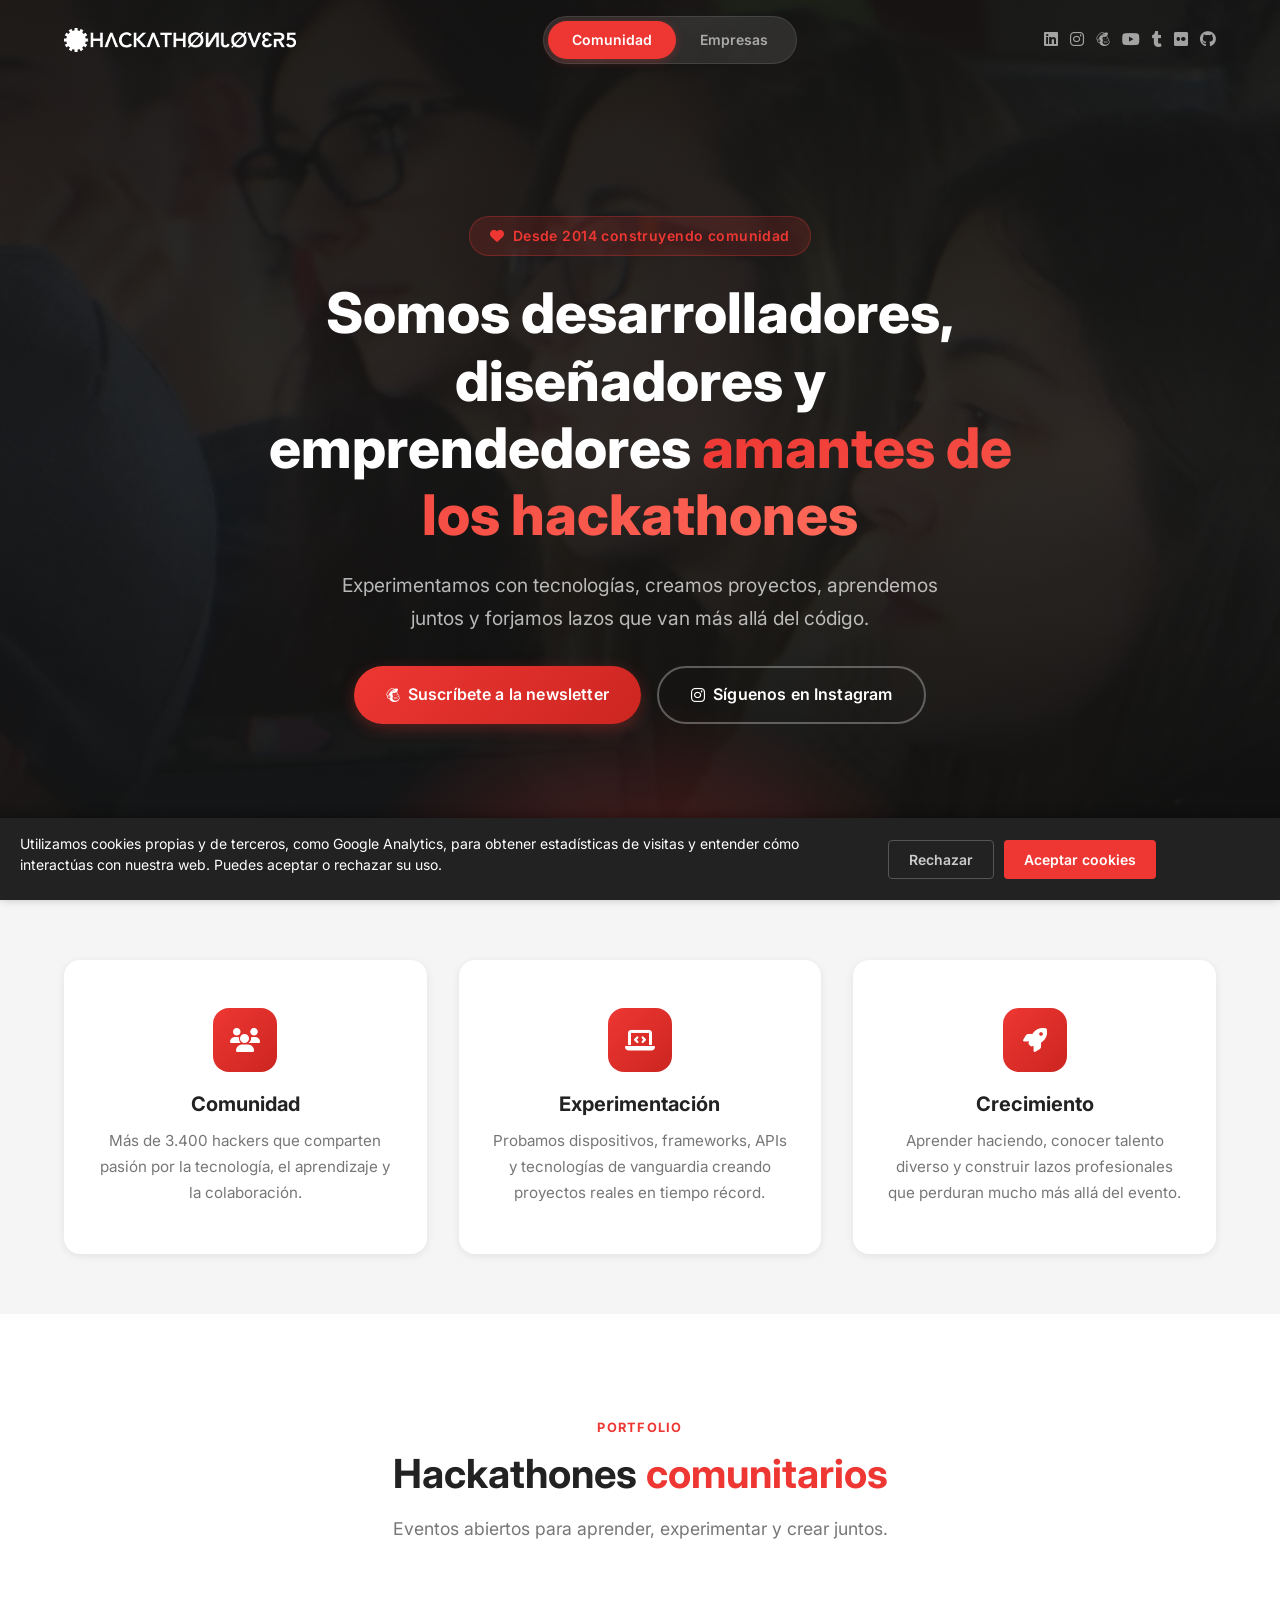
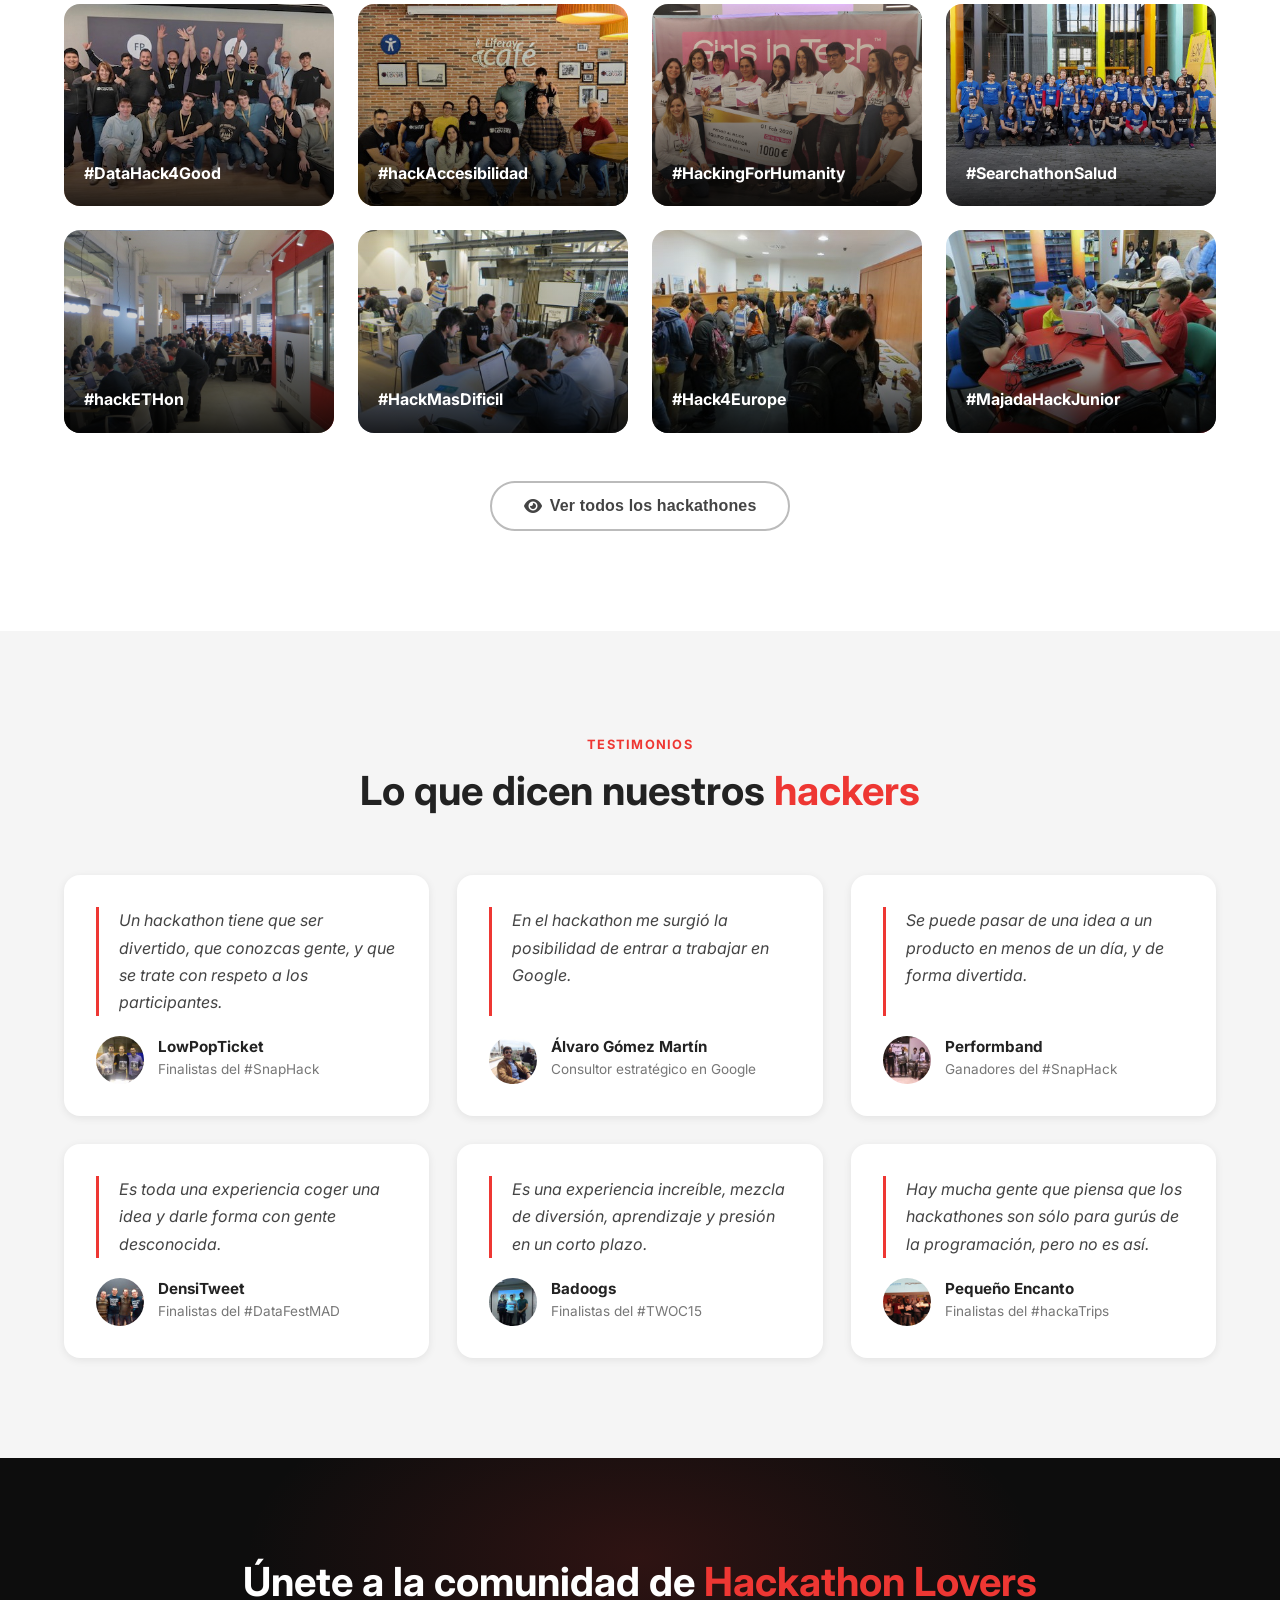
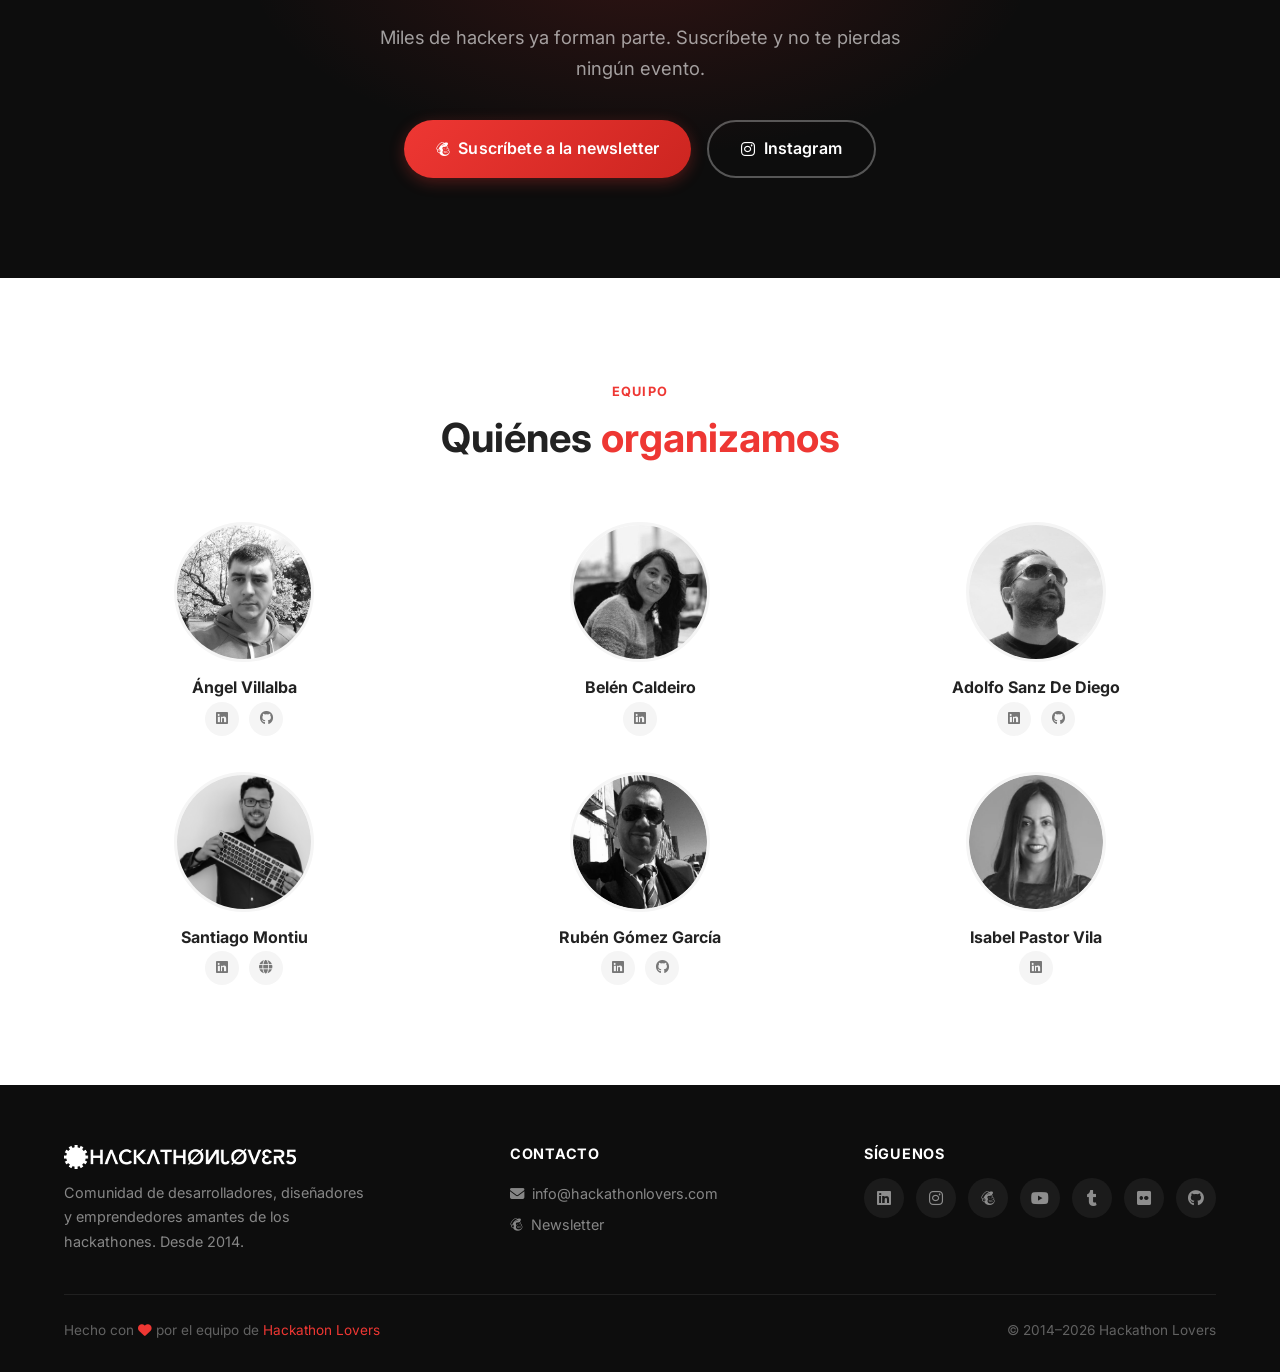
<file: index.html>
<!DOCTYPE html>
<html lang="es">
<head>
  <meta charset="utf-8">
  <title>Hackathon Lovers</title>
  <meta http-equiv="refresh" content="0; URL=comunidad/">
  <link rel="canonical" href="comunidad/">
  <script>window.location.replace("comunidad/");</script>
</head>
<body>
  <p>Redirigiendo… Si no eres redirigido automáticamente, <a href="comunidad/">haz clic aquí</a>.</p>
</body>
</html>
</file>
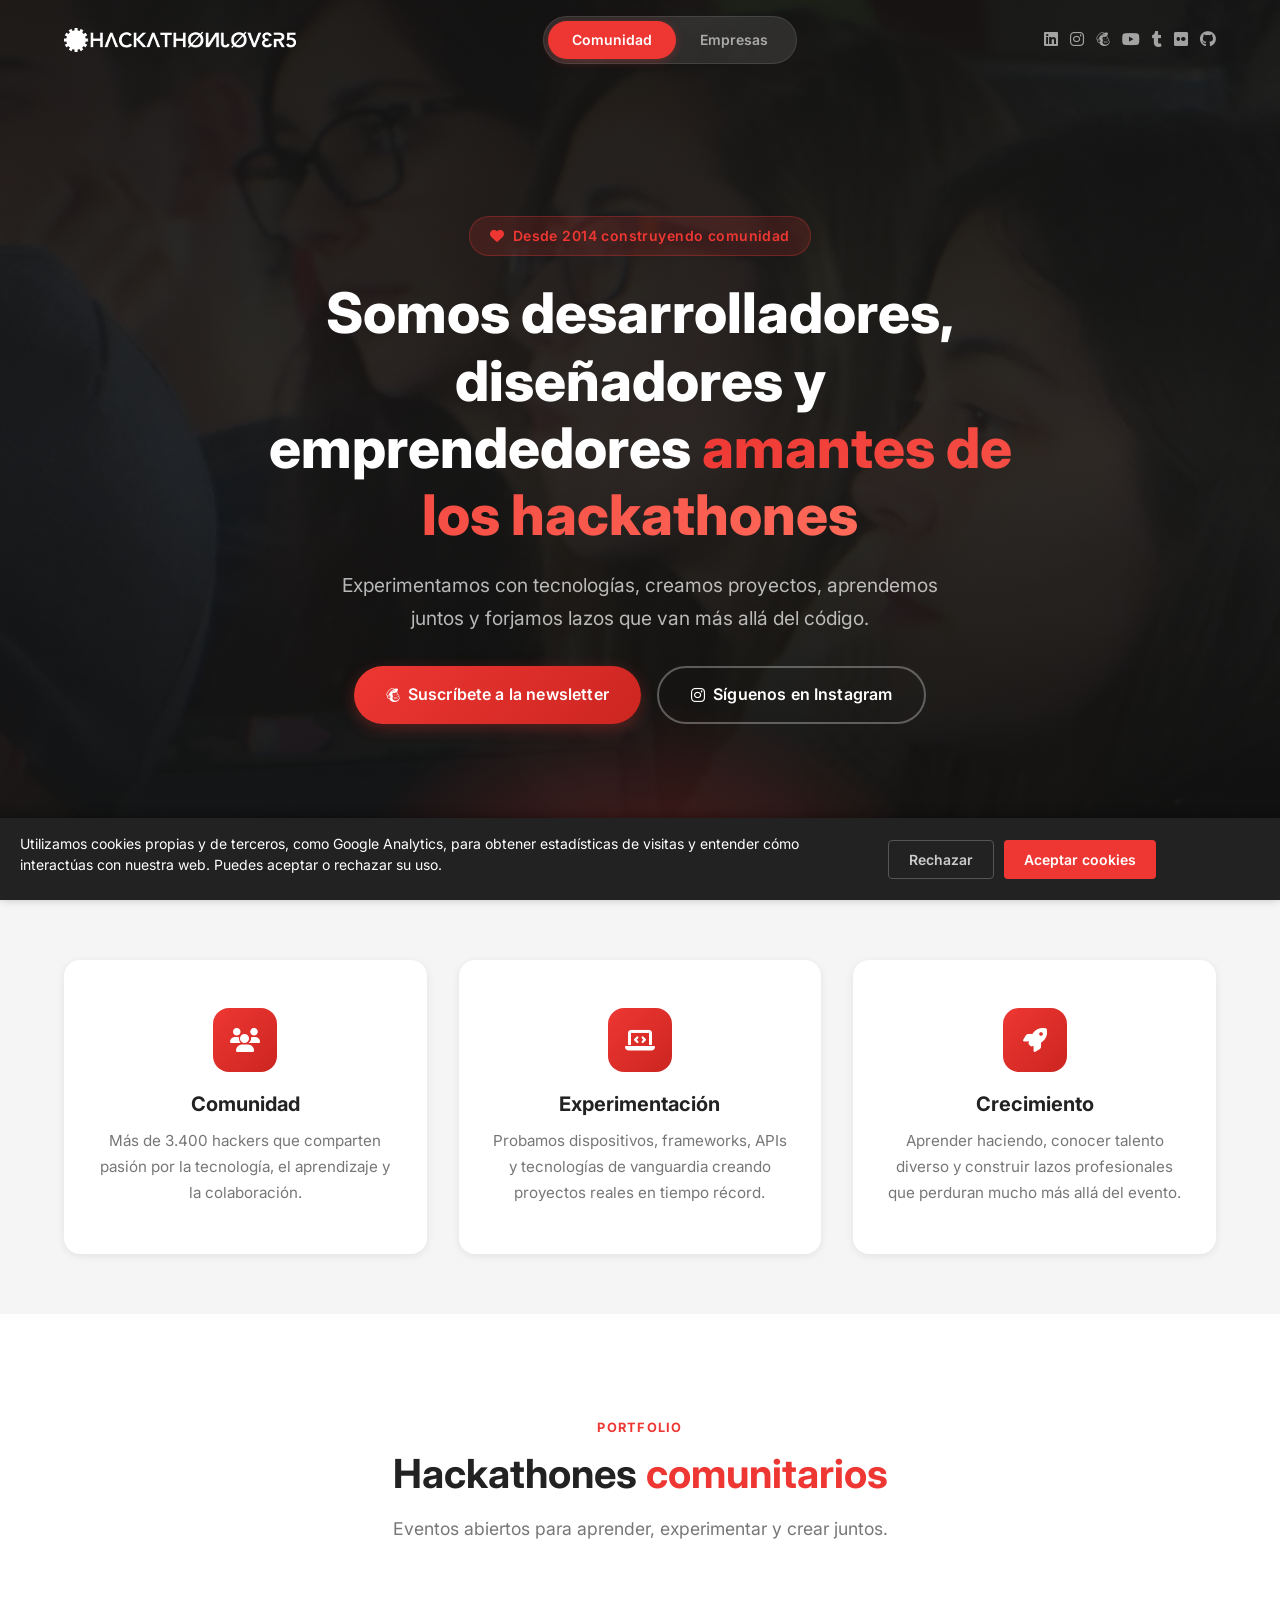
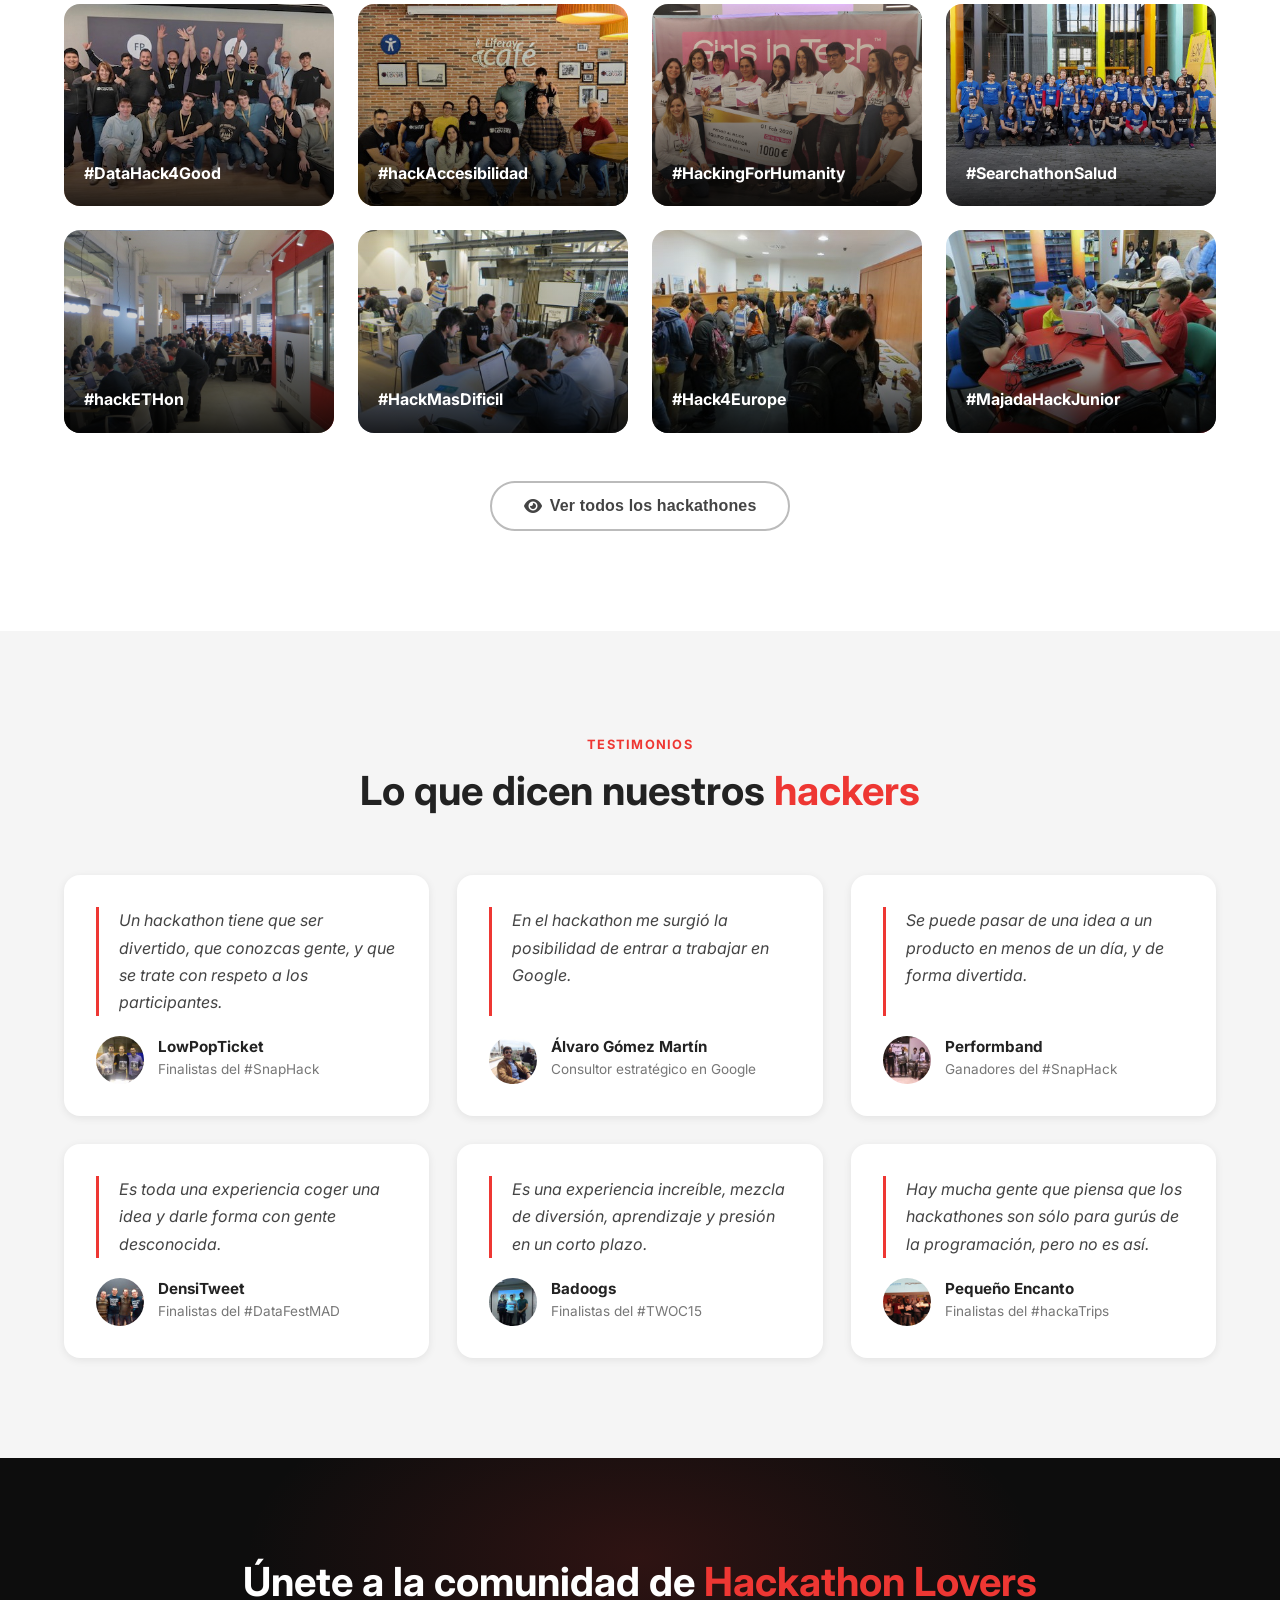
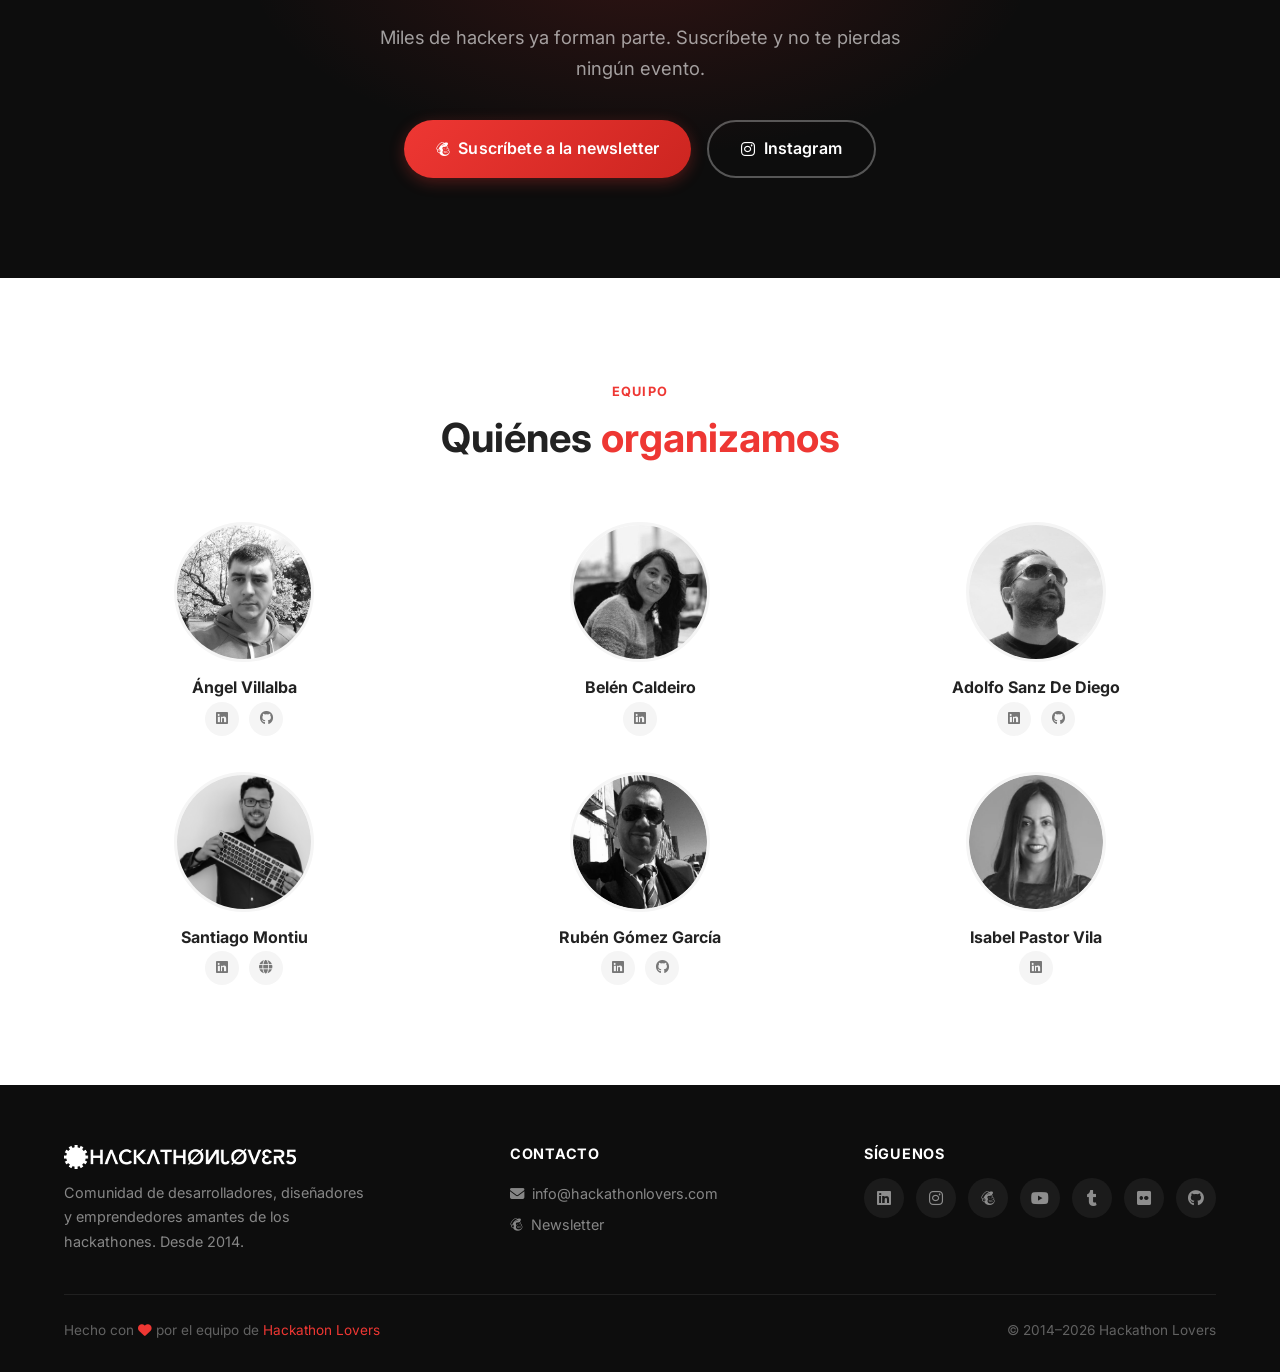
<file: comunidad/index.html>
<!DOCTYPE html>
<html lang="es">

<head>
  <meta charset="utf-8">
  <meta name="viewport" content="width=device-width, initial-scale=1">

  <title>Hackathon Lovers — Comunidad de amantes de los hackathones</title>
  <meta name="description"
    content="Hackathon Lovers: comunidad de desarrolladores, diseñadores y emprendedores que organizan hackathones abiertos para aprender, experimentar y crear juntos.">
  <meta name="author" content="Hackathon Lovers">

  <!-- Canonical & International -->
  <link rel="canonical" href="https://hackathonlovers.com/comunidad/">

  <!-- Geo targeting -->
  <meta name="geo.region" content="ES">
  <meta name="geo.placename" content="Spain">
  <meta name="language" content="es">

  <!-- Open Graph -->
  <meta property="og:site_name" content="Hackathon Lovers">
  <meta property="og:title" content="Hackathon Lovers — Comunidad de amantes de los hackathones">
  <meta property="og:description" content="Hackathon Lovers: comunidad de desarrolladores, diseñadores y emprendedores que organizan hackathones abiertos para aprender, experimentar y crear juntos.">
  <meta property="og:type" content="website">
  <meta property="og:url" content="https://hackathonlovers.com/comunidad/">
  <meta property="og:image" content="https://hackathonlovers.com/v4.0/images/hackathones/3x1/1440/08-datafestmad-01-3x1-1440-white.jpg">

  <!-- Twitter Card -->
  <meta name="twitter:card" content="summary_large_image">
  <meta name="twitter:title" content="Hackathon Lovers — Comunidad de amantes de los hackathones">
  <meta name="twitter:description" content="Hackathon Lovers: comunidad de desarrolladores, diseñadores y emprendedores que organizan hackathones abiertos para aprender, experimentar y crear juntos.">
  <meta name="twitter:image" content="https://hackathonlovers.com/v4.0/images/hackathones/3x1/1440/08-datafestmad-01-3x1-1440-white.jpg">

  <!-- Structured data (Organization) -->
  <script type="application/ld+json">
  {
    "@context": "https://schema.org",
    "@type": "Organization",
    "name": "Hackathon Lovers",
    "url": "https://hackathonlovers.com",
    "logo": "https://hackathonlovers.com/v4.0/images/logo/hackathon-lovers-icon-200.png",
    "sameAs": [
      "https://www.linkedin.com/company/hackathonlovers/",
      "https://www.instagram.com/hackathon_lovers",
      "https://twitter.com/HackathonLovers",
      "https://github.com/hackathonlovers"
    ]
  }
  </script>

  <!-- WebSite + SearchAction for agents -->
  <script type="application/ld+json">
  {
    "@context": "https://schema.org",
    "@type": "WebSite",
    "url": "https://hackathonlovers.com/",
    "name": "Hackathon Lovers",
    "potentialAction": {
      "@type": "SearchAction",
      "target": "https://hackathonlovers.com/?s={search_term_string}",
      "query-input": "required name=search_term_string"
    }
  }
  </script>

  <!-- Favicon -->
  <link rel="shortcut icon" href="../../v4.0/images/logo/hackathon-lovers-icon-200.png">

  <!-- Preload hero image -->
  <link rel="preload" as="image" href="https://hackathonlovers.com/v4.0/images/hackathones/3x1/1440/08-datafestmad-01-3x1-1440-white.jpg?v=20260517">

  <!-- Google Fonts -->
  <link rel="preconnect" href="https://fonts.googleapis.com">
  <link rel="preconnect" href="https://fonts.gstatic.com" crossorigin>
  <link href="https://fonts.googleapis.com/css2?family=Inter:wght@400;500;600;700;800&display=swap" rel="stylesheet">

  <!-- Font Awesome 6 -->
  <link rel="stylesheet" href="https://cdnjs.cloudflare.com/ajax/libs/font-awesome/6.5.1/css/all.min.css">

  <!-- Styles -->
  <link rel="stylesheet" href="../styles.css">
  <!-- Cookie Banner -->
  <link rel="stylesheet" href="../v4.0/css/cookie-consent.css">
</head>

<body class="community-mode">

  <!-- ============================================
       NAVBAR
       ============================================ -->
  <nav class="navbar" id="navbar">
    <div class="container">

      <a class="navbar-logo" href="https://hackathonlovers.com">
        <img src="../../v4.0/images/logo/logo-hackathon-lovers-alargado-bis-232x24.png" alt="Hackathon Lovers" width="232" height="24">
      </a>

      <!-- Page Tabs (links, not toggle) -->
      <div class="navbar-center">
        <div class="mode-toggle">
          <a href="../comunidad/" class="active">Comunidad</a>
          <a href="../empresas/">Empresas</a>
        </div>
      </div>

      <!-- Social -->
      <div class="navbar-social">
        <a href="https://www.linkedin.com/company/hackathonlovers/" title="LinkedIn" aria-label="LinkedIn">
          <i class="fa-brands fa-linkedin"></i>
        </a>
        <a href="https://www.instagram.com/hackathon_lovers" title="Instagram" aria-label="Instagram">
          <i class="fa-brands fa-instagram"></i>
        </a>
        <a href="https://mailchi.mp/821eae6fb30a/hackathonlovers" title="Newsletter" aria-label="Newsletter">
          <i class="fa-brands fa-mailchimp"></i>
        </a>
        <a href="http://youtube.com/channel/UCRwSe7jK-y62BMvIiNBV1qw" title="YouTube" aria-label="YouTube">
          <i class="fa-brands fa-youtube"></i>
        </a>
        <a href="http://hackathonlovers.tumblr.com/" title="Tumblr" aria-label="Tumblr">
          <i class="fa-brands fa-tumblr"></i>
        </a>
        <a href="http://flickr.com/photos/114271676@N05/sets/" title="Flickr" aria-label="Flickr">
          <i class="fa-brands fa-flickr"></i>
        </a>
        <a href="http://github.com/hackathonlovers" title="GitHub" aria-label="GitHub">
          <i class="fa-brands fa-github"></i>
        </a>
      </div>

      <button class="navbar-menu-btn" id="menuBtn" aria-label="Abrir menú">
        <i class="fa-solid fa-bars"></i>
      </button>
    </div>
  </nav>


  <!-- ============================================
       HERO
       ============================================ -->
  <section class="hero" id="hero-community">
    <div class="hero-bg" style="background-image: url('../../v4.0/images/hackathones/3x1/1440/08-datafestmad-01-3x1-1440-white.jpg?v=20260517')"></div>
    <div class="hero-overlay"></div>
    <div class="hero-content">
      <div class="hero-badge">
        <i class="fa-solid fa-heart"></i>
        Desde 2014 construyendo comunidad
      </div>
      <h1>Somos desarrolladores, diseñadores y emprendedores <span class="accent">amantes de los hackathones</span></h1>
      <p>Experimentamos con tecnologías, creamos proyectos, aprendemos juntos y forjamos lazos que van más allá del código.</p>
      <div class="hero-buttons">
        <a href="https://mailchi.mp/821eae6fb30a/hackathonlovers" class="btn btn-primary">
          <i class="fa-brands fa-mailchimp"></i> Suscríbete a la newsletter
        </a>
        <a href="https://instagram.com/hackathonlovers" class="btn btn-outline">
          <i class="fa-brands fa-instagram"></i> Síguenos en Instagram
        </a>
      </div>
    </div>
    <a href="#values-community" class="scroll-indicator" aria-label="Scroll down to see more">
      <i class="fa-solid fa-chevron-down"></i>
    </a>
  </section>


  <!-- ============================================
       VALUE PROPS
       ============================================ -->
  <section class="value-strip" id="values-community">
    <div class="container">
      <div class="value-cards stagger-children">
        <div class="value-card fade-up">
          <div class="value-card-icon"><i class="fa-solid fa-users"></i></div>
          <h4>Comunidad</h4>
          <p>Más de 3.400 hackers que comparten pasión por la tecnología, el aprendizaje y la colaboración.</p>
        </div>
        <div class="value-card fade-up">
          <div class="value-card-icon"><i class="fa-solid fa-laptop-code"></i></div>
          <h4>Experimentación</h4>
          <p>Probamos dispositivos, frameworks, APIs y tecnologías de vanguardia creando proyectos reales en tiempo récord.</p>
        </div>
        <div class="value-card fade-up">
          <div class="value-card-icon"><i class="fa-solid fa-rocket"></i></div>
          <h4>Crecimiento</h4>
          <p>Aprender haciendo, conocer talento diverso y construir lazos profesionales que perduran mucho más allá del evento.</p>
        </div>
      </div>
    </div>
  </section>


  <!-- ============================================
       HACKATHONS GALLERY — COMMUNITY
       ============================================ -->
  <section class="hackathons" id="hackathones-community">
    <div class="container">
      <div class="section-header fade-up">
        <span class="section-label">Portfolio</span>
        <h2>Hackathones <span class="accent">comunitarios</span></h2>
        <p>Eventos abiertos para aprender, experimentar y crear juntos.</p>
      </div>

      <div class="hack-grid stagger-children" id="community-hack-grid">
        <a href="https://hackathonlovers.tumblr.com/post/809046539871961088/retrospectiva-del-hackathon-datahack4good-2025" class="hack-card fade-up">
          <img src="../../v4.0/images/hackathones/4x3/400/28-datahack4good-02-4x3-400.jpg" alt="#DataHack4Good" loading="lazy" width="400" height="300">
          <div class="hack-card-overlay"><div class="hack-card-name">#DataHack4Good</div></div>
        </a>
        <a href="https://hackathonlovers.tumblr.com/post/733176386914811904/retrospectiva-del-hackaccesibilidad" class="hack-card fade-up">
          <img src="../../v4.0/images/hackathones/4x3/400/25-hacckathonaccesibilidad-4x3-400.jpg" alt="#hackAccesibilidad" loading="lazy" width="400" height="300">
          <div class="hack-card-overlay"><div class="hack-card-name">#hackAccesibilidad</div></div>
        </a>
        <a href="https://hackathonlovers.tumblr.com/post/190505671748/retrospectiva-del-hackingforhumanityspain" class="hack-card fade-up">
          <img src="../../v4.0/images/hackathones/4x3/400/22-hackingforhumanityspain-02-4x3-400.jpg" alt="#HackingForHumanitySpain" loading="lazy" width="400" height="300">
          <div class="hack-card-overlay"><div class="hack-card-name">#HackingForHumanity</div></div>
        </a>
        <a href="https://hackathonlovers.tumblr.com/post/189309500208/retrospectiva-del-searchathonsalud" class="hack-card fade-up">
          <img src="../../v4.0/images/hackathones/4x3/400/21-searchathon-4x3-400.jpg" alt="#SearchathonSalud" loading="lazy" width="400" height="300">
          <div class="hack-card-overlay"><div class="hack-card-name">#SearchathonSalud</div></div>
        </a>
        <a href="http://hackathonlovers.tumblr.com/post/172714642778/retrospectiva-del-hackethon" class="hack-card fade-up">
          <img src="../../v4.0/images/hackathones/4x3/400/18-hackethon-02-4x3-400.jpg" alt="#hackETHon" loading="lazy" width="400" height="300">
          <div class="hack-card-overlay"><div class="hack-card-name">#hackETHon</div></div>
        </a>
        <a href="http://hackathonlovers.tumblr.com/post/149192834343/retrospectiva-del-hackmasdificil" class="hack-card fade-up">
          <img src="../../v4.0/images/hackathones/4x3/400/16-hackmasdificil-01-4x3-400.jpg" alt="#HackMasDificil" loading="lazy" width="400" height="300">
          <div class="hack-card-overlay"><div class="hack-card-name">#HackMasDificil</div></div>
        </a>
        <a href="http://hackathonlovers.tumblr.com/post/127698989908/retrospectiva-del-hack4europe" class="hack-card fade-up">
          <img src="../../v4.0/images/hackathones/4x3/400/11-hack4europe-01-4x3-400.jpg" alt="#Hack4Europe" loading="lazy" width="400" height="300">
          <div class="hack-card-overlay"><div class="hack-card-name">#Hack4Europe</div></div>
        </a>
        <a href="http://hackathonlovers.tumblr.com/post/127863108708/retrospectiva-del-majadahackjunior" class="hack-card fade-up">
          <img src="../../v4.0/images/hackathones/4x3/400/12-majadahackjunior-03-4x3-400.jpg" alt="#MajadaHackJunior" loading="lazy" width="400" height="300">
          <div class="hack-card-overlay"><div class="hack-card-name">#MajadaHackJunior</div></div>
        </a>
      </div>

      <!-- Resto ocultos -->
      <div class="hack-grid stagger-children hack-grid-extra" id="community-hack-extra" style="display:none; margin-top:24px;">
        <a href="http://hackathonlovers.tumblr.com/post/125829754083/retrospectiva-del-hackonbusiness" class="hack-card fade-up">
          <img src="../../v4.0/images/hackathones/4x3/400/09-hackonbusiness-01-4x3-400.jpg" alt="#HackOnBusiness" loading="lazy" width="400" height="300">
          <div class="hack-card-overlay"><div class="hack-card-name">#HackOnBusiness</div></div>
        </a>
        <a href="http://hackathonlovers.tumblr.com/post/114679399643/retrospectiva-del-campusinwatch-2015-de-c%C3%B3rdoba" class="hack-card fade-up">
          <img src="../../v4.0/images/hackathones/4x3/400/07-campusinwatch-04-4x3-400.jpg" alt="#CampusInWatch" loading="lazy" width="400" height="300">
          <div class="hack-card-overlay"><div class="hack-card-name">#CampusInWatch</div></div>
        </a>
        <a href="http://hackathonlovers.tumblr.com/post/113606425548/retrospectiva-del-winterhackvlc" class="hack-card fade-up">
          <img src="../../v4.0/images/hackathones/4x3/400/06-winterhack-02-4x3-400.jpg" alt="#WinterHackVLC" loading="lazy" width="400" height="300">
          <div class="hack-card-overlay"><div class="hack-card-name">#WinterHackVLC</div></div>
        </a>
        <a href="http://www.meetup.com/es/Hackathon-Lovers/events/206820802/" class="hack-card fade-up">
          <img src="../../v4.0/images/hackathones/4x3/400/04-thinkingthings-02-4x3-400.jpg" alt="#ThinkingThings" loading="lazy" width="400" height="300">
          <div class="hack-card-overlay"><div class="hack-card-name">#ThinkingThings</div></div>
        </a>
        <a href="http://www.meetup.com/es/Hackathon-Lovers/events/196595462/" class="hack-card fade-up">
          <img src="../../v4.0/images/hackathones/4x3/400/03-summerhack-02-4x3-400.jpg" alt="#SummerHackVLC" loading="lazy" width="400" height="300">
          <div class="hack-card-overlay"><div class="hack-card-name">#SummerHackVLC</div></div>
        </a>
        <a href="http://hackathonlovers.tumblr.com/post/73306343548/retrospectiva-del-primer-hackathon-de" class="hack-card fade-up">
          <img src="../../v4.0/images/hackathones/4x3/400/01-primer-hackathon-03-4x3-400.jpg" alt="#PrimerHackathon" loading="lazy" width="400" height="300">
          <div class="hack-card-overlay"><div class="hack-card-name">#PrimerHackathon</div></div>
        </a>
      </div>

      <div class="text-center" style="margin-top:32px;">
        <button class="btn btn-outline-dark" id="btn-show-community" onclick="toggleHacks('community')">
          <i class="fa-solid fa-eye"></i> Ver todos los hackathones
        </button>
      </div>
    </div>
  </section>


  <!-- ============================================
       TESTIMONIALS
       ============================================ -->
  <section class="testimonials" id="testimonios-community">
    <div class="container">
      <div class="section-header fade-up">
        <span class="section-label">Testimonios</span>
        <h2>Lo que dicen nuestros <span class="accent">hackers</span></h2>
      </div>

      <div class="testimonial-grid stagger-children">

        <div class="testimonial-card fade-up">
          <div class="testimonial-quote">Un hackathon tiene que ser divertido, que conozcas gente, y que se trate con respeto a los participantes.</div>
          <div class="testimonial-author">
            <img src="../../v4.0/images/entrevistas/cuadradas/128/04-lowpopticket-bis-128.jpg" alt="LowPopTicket" loading="lazy" width="128" height="128">
            <div class="testimonial-author-info">
              <h5>LowPopTicket</h5>
              <span>Finalistas del #SnapHack</span>
            </div>
          </div>
        </div>

        <div class="testimonial-card fade-up">
          <div class="testimonial-quote">En el hackathon me surgió la posibilidad de entrar a trabajar en Google.</div>
          <div class="testimonial-author">
            <img src="../../v4.0/images/entrevistas/cuadradas/128/02-alvaro-gomez-bis-128.jpg" alt="Álvaro Gómez Martín" loading="lazy" width="128" height="128">
            <div class="testimonial-author-info">
              <h5>Álvaro Gómez Martín</h5>
              <span>Consultor estratégico en Google</span>
            </div>
          </div>
        </div>

        <div class="testimonial-card fade-up">
          <div class="testimonial-quote">Se puede pasar de una idea a un producto en menos de un día, y de forma divertida.</div>
          <div class="testimonial-author">
            <img src="../../v4.0/images/entrevistas/cuadradas/128/05-performband-bis-128.jpg" alt="Performband" loading="lazy" width="128" height="128">
            <div class="testimonial-author-info">
              <h5>Performband</h5>
              <span>Ganadores del #SnapHack</span>
            </div>
          </div>
        </div>

        <div class="testimonial-card fade-up">
          <div class="testimonial-quote">Es toda una experiencia coger una idea y darle forma con gente desconocida.</div>
          <div class="testimonial-author">
            <img src="../../v4.0/images/entrevistas/cuadradas/128/10-densitweet-bis-128.jpg" alt="DensiTweet" loading="lazy" width="128" height="128">
            <div class="testimonial-author-info">
              <h5>DensiTweet</h5>
              <span>Finalistas del #DataFestMAD</span>
            </div>
          </div>
        </div>

        <div class="testimonial-card fade-up">
          <div class="testimonial-quote">Es una experiencia increíble, mezcla de diversión, aprendizaje y presión en un corto plazo.</div>
          <div class="testimonial-author">
            <img src="../../v4.0/images/entrevistas/cuadradas/128/12-badoogs-bis-128.jpg" alt="Badoogs" loading="lazy" width="128" height="128">
            <div class="testimonial-author-info">
              <h5>Badoogs</h5>
              <span>Finalistas del #TWOC15</span>
            </div>
          </div>
        </div>

        <div class="testimonial-card fade-up">
          <div class="testimonial-quote">Hay mucha gente que piensa que los hackathones son sólo para gurús de la programación, pero no es así.</div>
          <div class="testimonial-author">
            <img src="../../v4.0/images/entrevistas/cuadradas/128/30-pequeno-encanto-bis-128.jpg" alt="Pequeño Encanto" loading="lazy" width="128" height="128">
            <div class="testimonial-author-info">
              <h5>Pequeño Encanto</h5>
              <span>Finalistas del #hackaTrips</span>
            </div>
          </div>
        </div>

      </div>
    </div>
  </section>


  <!-- ============================================
       CTA
       ============================================ -->
  <section class="cta" id="cta-community">
    <div class="container">
      <h2 class="fade-up">Únete a la comunidad de <span class="accent">Hackathon Lovers</span></h2>
      <p class="fade-up">Miles de hackers ya forman parte. Suscríbete y no te pierdas ningún evento.</p>
      <div class="hero-buttons fade-up">
        <a href="https://mailchi.mp/821eae6fb30a/hackathonlovers" class="btn btn-primary">
          <i class="fa-brands fa-mailchimp"></i> Suscríbete a la newsletter
        </a>
        <a href="https://instagram.com/hackathonlovers" class="btn btn-outline">
          <i class="fa-brands fa-instagram"></i> Instagram
        </a>
      </div>
    </div>
  </section>


  <!-- ============================================
       TEAM
       ============================================ -->
  <section class="team" id="equipo">
    <div class="container">
      <div class="section-header fade-up">
        <span class="section-label">Equipo</span>
        <h2>Quiénes <span class="accent">organizamos</span></h2>
      </div>

      <div class="team-grid stagger-children">

        <!-- Ángel Villalba -->
        <div class="team-card fade-up">
          <img class="team-photo" src="../../v4.0/images/team/angel-villalba-400-bn.jpg" alt="Ángel Villalba">
          <h4>Ángel Villalba</h4>
          <div class="team-social">
            <a href="http://linkedin.com/in/angelvilfp" aria-label="LinkedIn"><i class="fa-brands fa-linkedin"></i></a>
            <a href="http://github.com/angelisco1" aria-label="GitHub"><i class="fa-brands fa-github"></i></a>
          </div>
        </div>

        <!-- Belén Caldeiro -->
        <div class="team-card fade-up">
          <img class="team-photo" src="../../v4.0/images/team/belen-caldeiro-400-bn.jpg" alt="Belén Caldeiro">
          <h4>Belén Caldeiro</h4>
          <div class="team-social">
            <a href="https://www.linkedin.com/in/belencaldeiro/" aria-label="LinkedIn"><i class="fa-brands fa-linkedin"></i></a>
          </div>
        </div>

        <!-- Adolfo Sanz De Diego -->
        <div class="team-card fade-up">
          <img class="team-photo" src="../../v4.0/images/team/adolfo-sanz-400-bn.jpg" alt="Adolfo Sanz De Diego">
          <h4>Adolfo Sanz De Diego</h4>
          <div class="team-social">
            <a href="http://linkedin.com/in/asanzdiego" aria-label="LinkedIn"><i class="fa-brands fa-linkedin"></i></a>
            <a href="http://github.com/asanzdiego" aria-label="GitHub"><i class="fa-brands fa-github"></i></a>
          </div>
        </div>

        <!-- Santiago Montiu -->
        <div class="team-card fade-up">
          <img class="team-photo" src="../../v4.0/images/team/santiago-montiu.jpg" alt="Santiago Montiu">
          <h4>Santiago Montiu</h4>
          <div class="team-social">
            <a href="https://es.linkedin.com/in/montiu" aria-label="LinkedIn"><i class="fa-brands fa-linkedin"></i></a>
            <a href="https://montiu.com" aria-label="Web personal"><i class="fa-solid fa-globe"></i></a>
          </div>
        </div>

        <!-- Rubén Gómez García -->
        <div class="team-card fade-up">
          <img class="team-photo" src="../../v4.0/images/team/ruben-gomez-400-bn.png" alt="Rubén Gómez García">
          <h4>Rubén Gómez García</h4>
          <div class="team-social">
            <a href="https://www.linkedin.com/in/rubgomez/" aria-label="LinkedIn"><i class="fa-brands fa-linkedin"></i></a>
            <a href="https://github.com/kaneproject" aria-label="GitHub"><i class="fa-brands fa-github"></i></a>
          </div>
        </div>

        <!-- Isabel Pastor Vila -->
        <div class="team-card fade-up">
          <img class="team-photo" src="../../v4.0/images/team/isabel-pastor-400-bn.png" alt="Isabel Pastor Vila">
          <h4>Isabel Pastor Vila</h4>
          <div class="team-social">
            <a href="https://www.linkedin.com/in/m%C2%AA-isabel-pastor-vila-a5713754/" aria-label="LinkedIn"><i class="fa-brands fa-linkedin"></i></a>
          </div>
        </div>

      </div>
    </div>
  </section>


  <!-- ============================================
       FOOTER
       ============================================ -->
  <footer class="footer">
    <div class="container">
      <div class="footer-content">

        <div class="footer-brand">
          <img src="../../v4.0/images/logo/logo-hackathon-lovers-alargado-bis-232x24.png" alt="Hackathon Lovers">
          <p>Comunidad de desarrolladores, diseñadores y emprendedores amantes de los hackathones. Desde 2014.</p>
        </div>

        <div class="footer-links">
          <h5>Contacto</h5>
          <a href="mailto:info@hackathonlovers.com"><i class="fa-solid fa-envelope"></i>&nbsp; info@hackathonlovers.com</a>
          <a href="https://mailchi.mp/821eae6fb30a/hackathonlovers"><i class="fa-brands fa-mailchimp"></i>&nbsp; Newsletter</a>
        </div>

        <div>
          <h5 style="color:white; font-size:0.9rem; margin-bottom:16px; text-transform:uppercase; letter-spacing:0.05em;">Síguenos</h5>
          <div class="footer-social">
            <a href="https://www.linkedin.com/company/hackathonlovers/" aria-label="LinkedIn"><i class="fa-brands fa-linkedin"></i></a>
            <a href="https://www.instagram.com/hackathon_lovers" aria-label="Instagram"><i class="fa-brands fa-instagram"></i></a>
            <a href="https://mailchi.mp/821eae6fb30a/hackathonlovers" aria-label="Newsletter"><i class="fa-brands fa-mailchimp"></i></a>
            <a href="http://youtube.com/channel/UCRwSe7jK-y62BMvIiNBV1qw" aria-label="YouTube"><i class="fa-brands fa-youtube"></i></a>
            <a href="http://hackathonlovers.tumblr.com/" aria-label="Tumblr"><i class="fa-brands fa-tumblr"></i></a>
            <a href="http://flickr.com/photos/114271676@N05/sets/" aria-label="Flickr"><i class="fa-brands fa-flickr"></i></a>
            <a href="http://github.com/hackathonlovers" aria-label="GitHub"><i class="fa-brands fa-github"></i></a>
          </div>
        </div>

      </div>

      <div class="footer-bottom">
        <p>Hecho con <span class="heart"><i class="fa-solid fa-heart"></i></span> por el equipo de <a href="https://hackathonlovers.com">Hackathon Lovers</a></p>
        <p>© 2014–2026 Hackathon Lovers</p>
      </div>
    </div>
  </footer>


  <!-- ============================================
       JAVASCRIPT
       ============================================ -->
  <script src="../v4.0/js/cookie-consent.js"></script>
  <script>
    document.addEventListener('DOMContentLoaded', function () {

      // ------ Navbar scroll ------
      const navbar = document.getElementById('navbar');
      window.addEventListener('scroll', () => {
        navbar.classList.toggle('scrolled', window.scrollY > 60);
      });


      // ------ Mobile menu ------
      const menuBtn = document.getElementById('menuBtn');
      menuBtn.addEventListener('click', () => {
        navbar.classList.toggle('menu-open');
      });


      // ------ Fade-up on scroll (Intersection Observer) ------
      const observer = new IntersectionObserver((entries) => {
        entries.forEach(entry => {
          if (entry.isIntersecting) {
            entry.target.classList.add('visible');
          }
        });
      }, {
        threshold: 0.1,
        rootMargin: '0px 0px -60px 0px'
      });

      document.querySelectorAll('.fade-up').forEach(el => observer.observe(el));


      // ------ Toggle hack grid expand ------
      window.toggleHacks = function(mode) {
        const extra = document.getElementById(mode + '-hack-extra');
        const btn = document.getElementById('btn-show-' + mode);
        if (extra.style.display === 'none') {
          extra.style.display = 'grid';
          btn.innerHTML = '<i class="fa-solid fa-eye-slash"></i> Ver menos';
          // Trigger fade-in
          setTimeout(() => {
            extra.querySelectorAll('.fade-up').forEach(el => el.classList.add('visible'));
          }, 50);
        } else {
          extra.style.display = 'none';
          btn.innerHTML = '<i class="fa-solid fa-eye"></i> Ver todos los hackathones';
        }
      };


      // ------ Smooth scroll for anchor links ------
      document.querySelectorAll('a[href^="#"]').forEach(anchor => {
        anchor.addEventListener('click', function (e) {
          const target = document.querySelector(this.getAttribute('href'));
          if (target) {
            e.preventDefault();
            target.scrollIntoView({ behavior: 'smooth', block: 'start' });
            // Close mobile menu if open
            navbar.classList.remove('menu-open');
          }
        });
      });

    });
  </script>

</body>

</html>
</file>
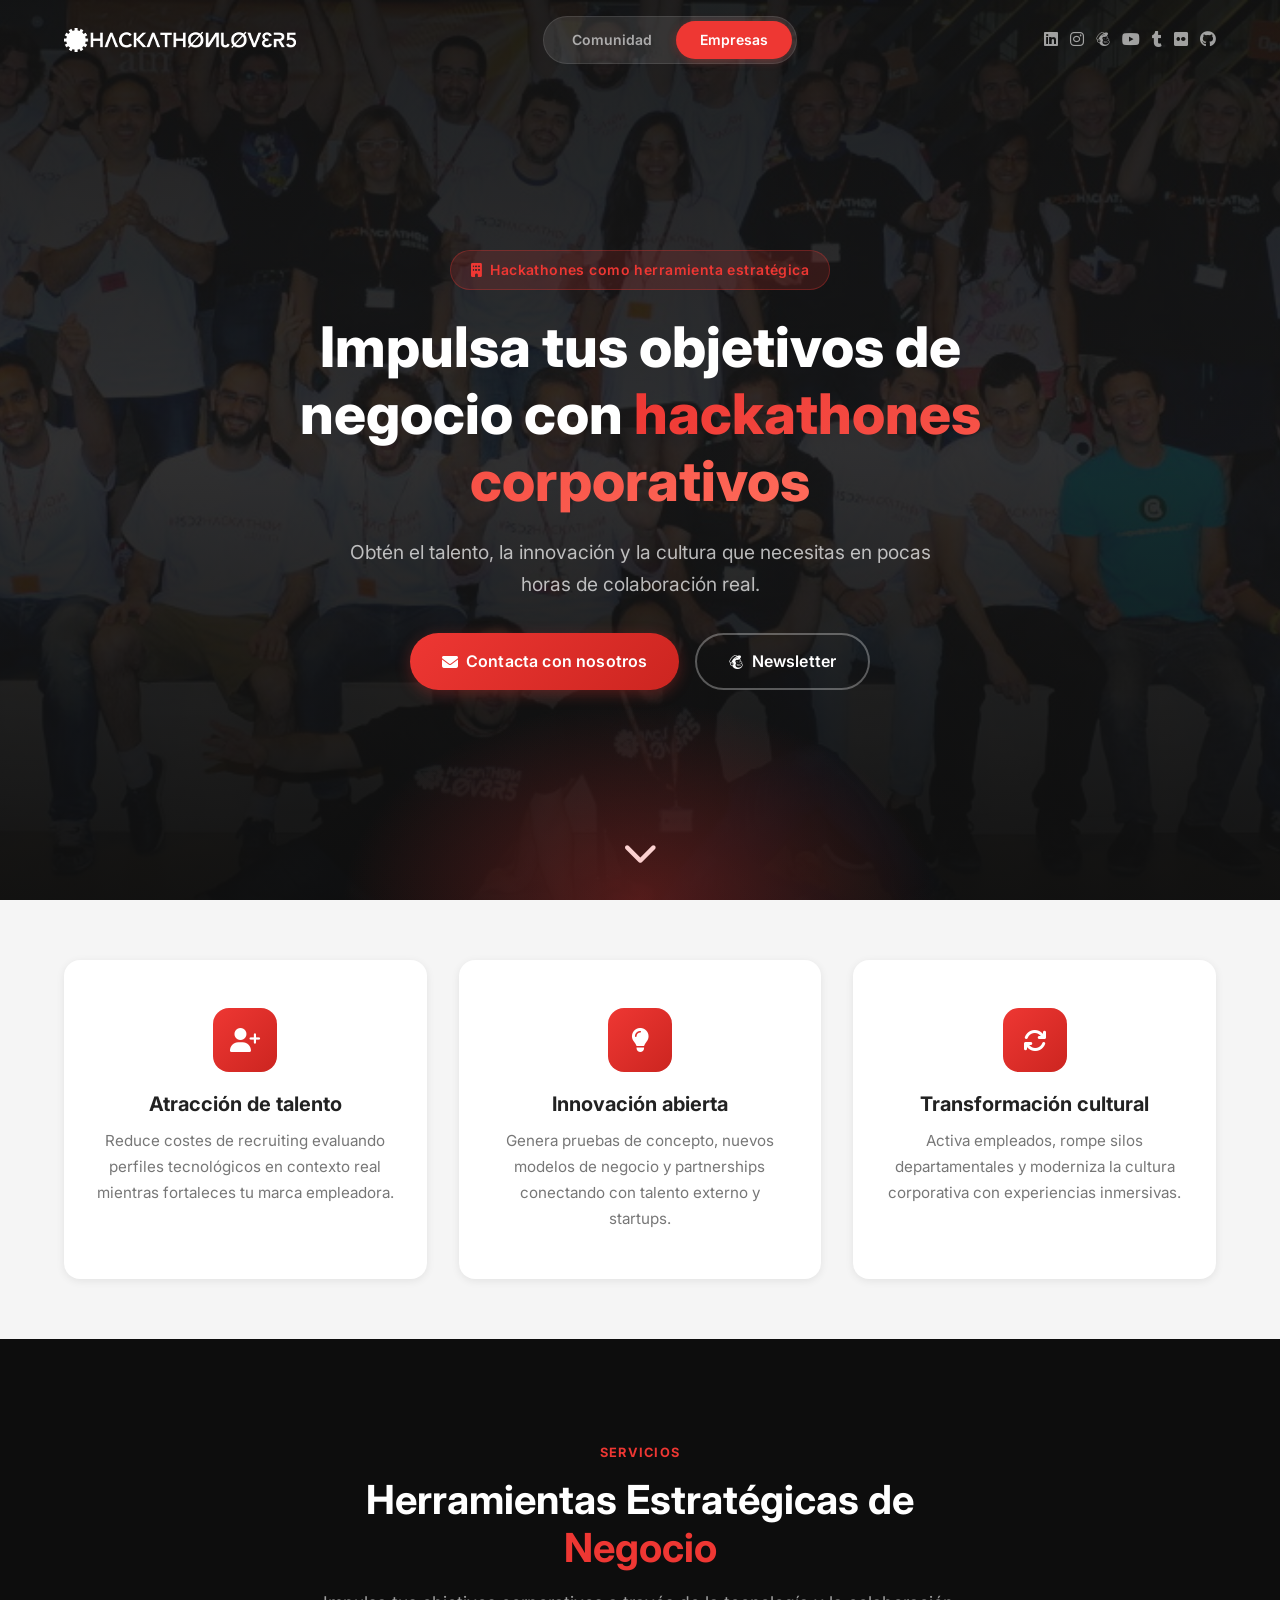
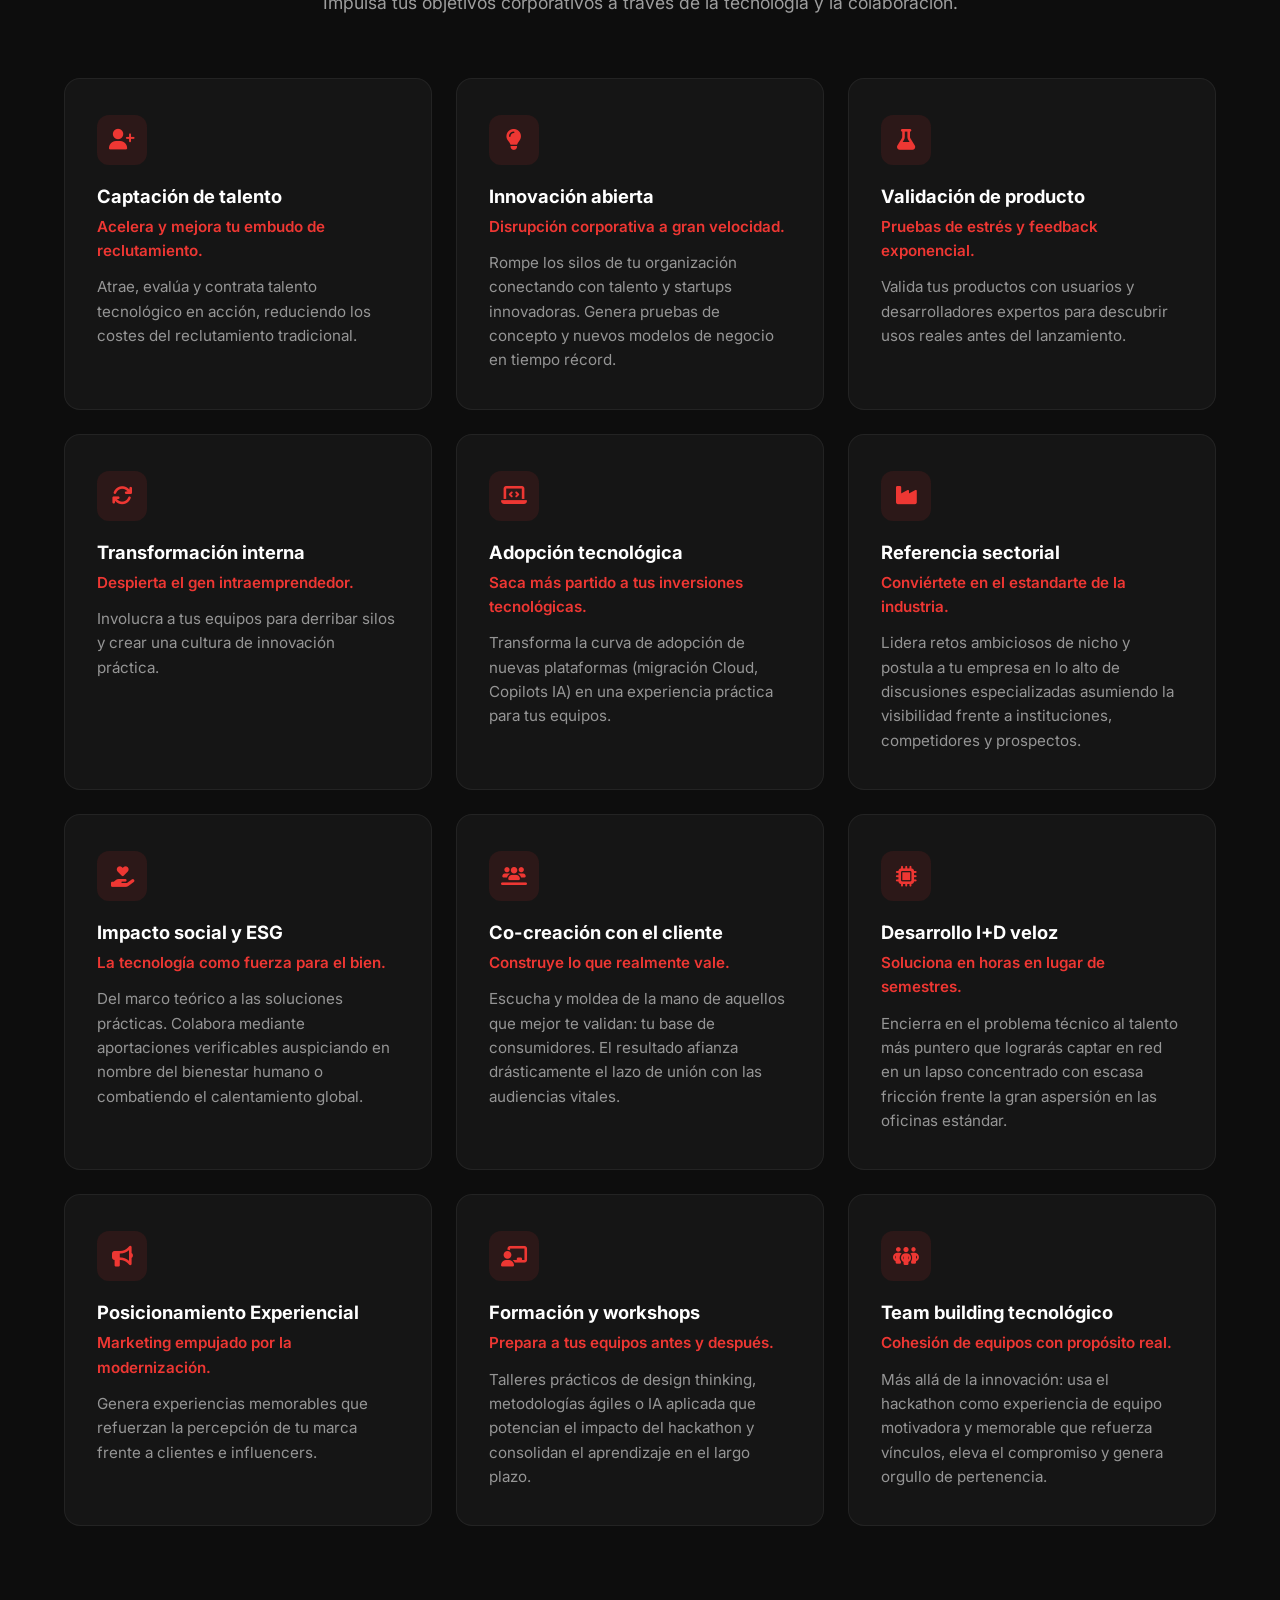
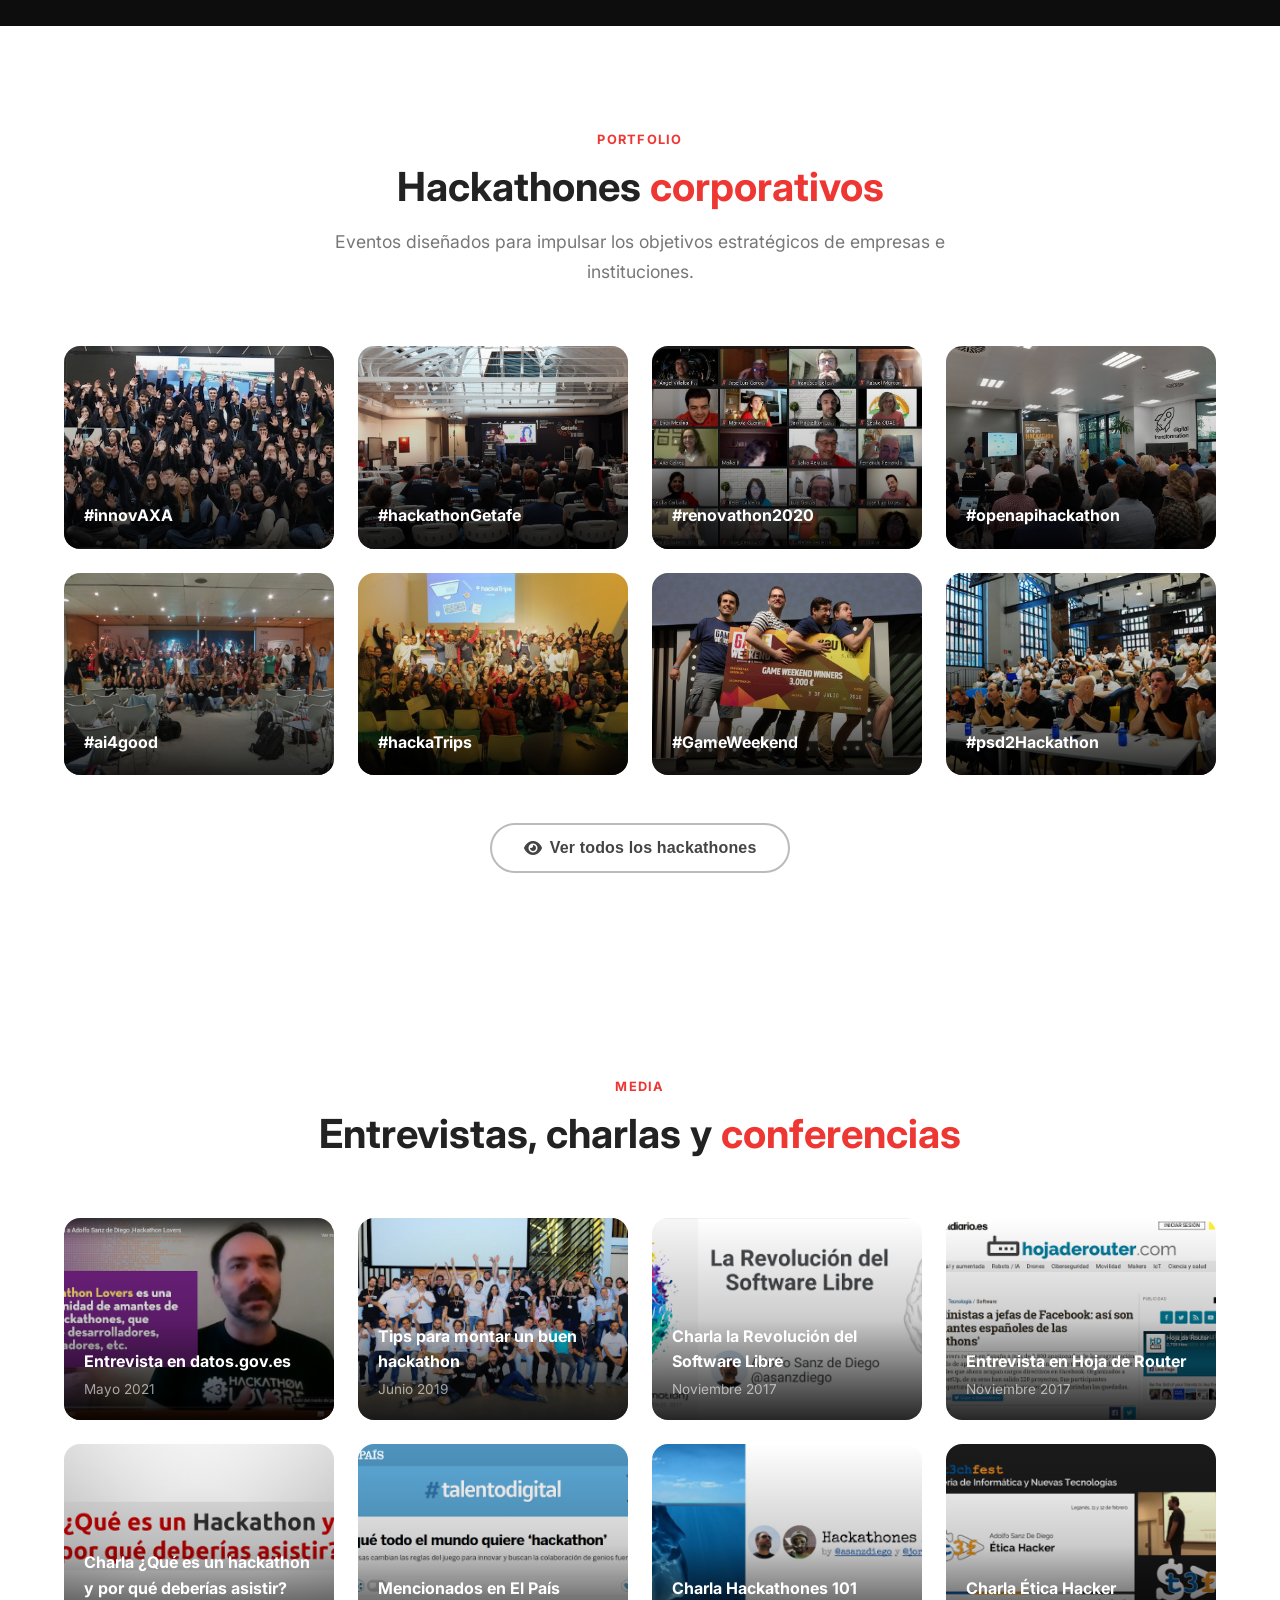
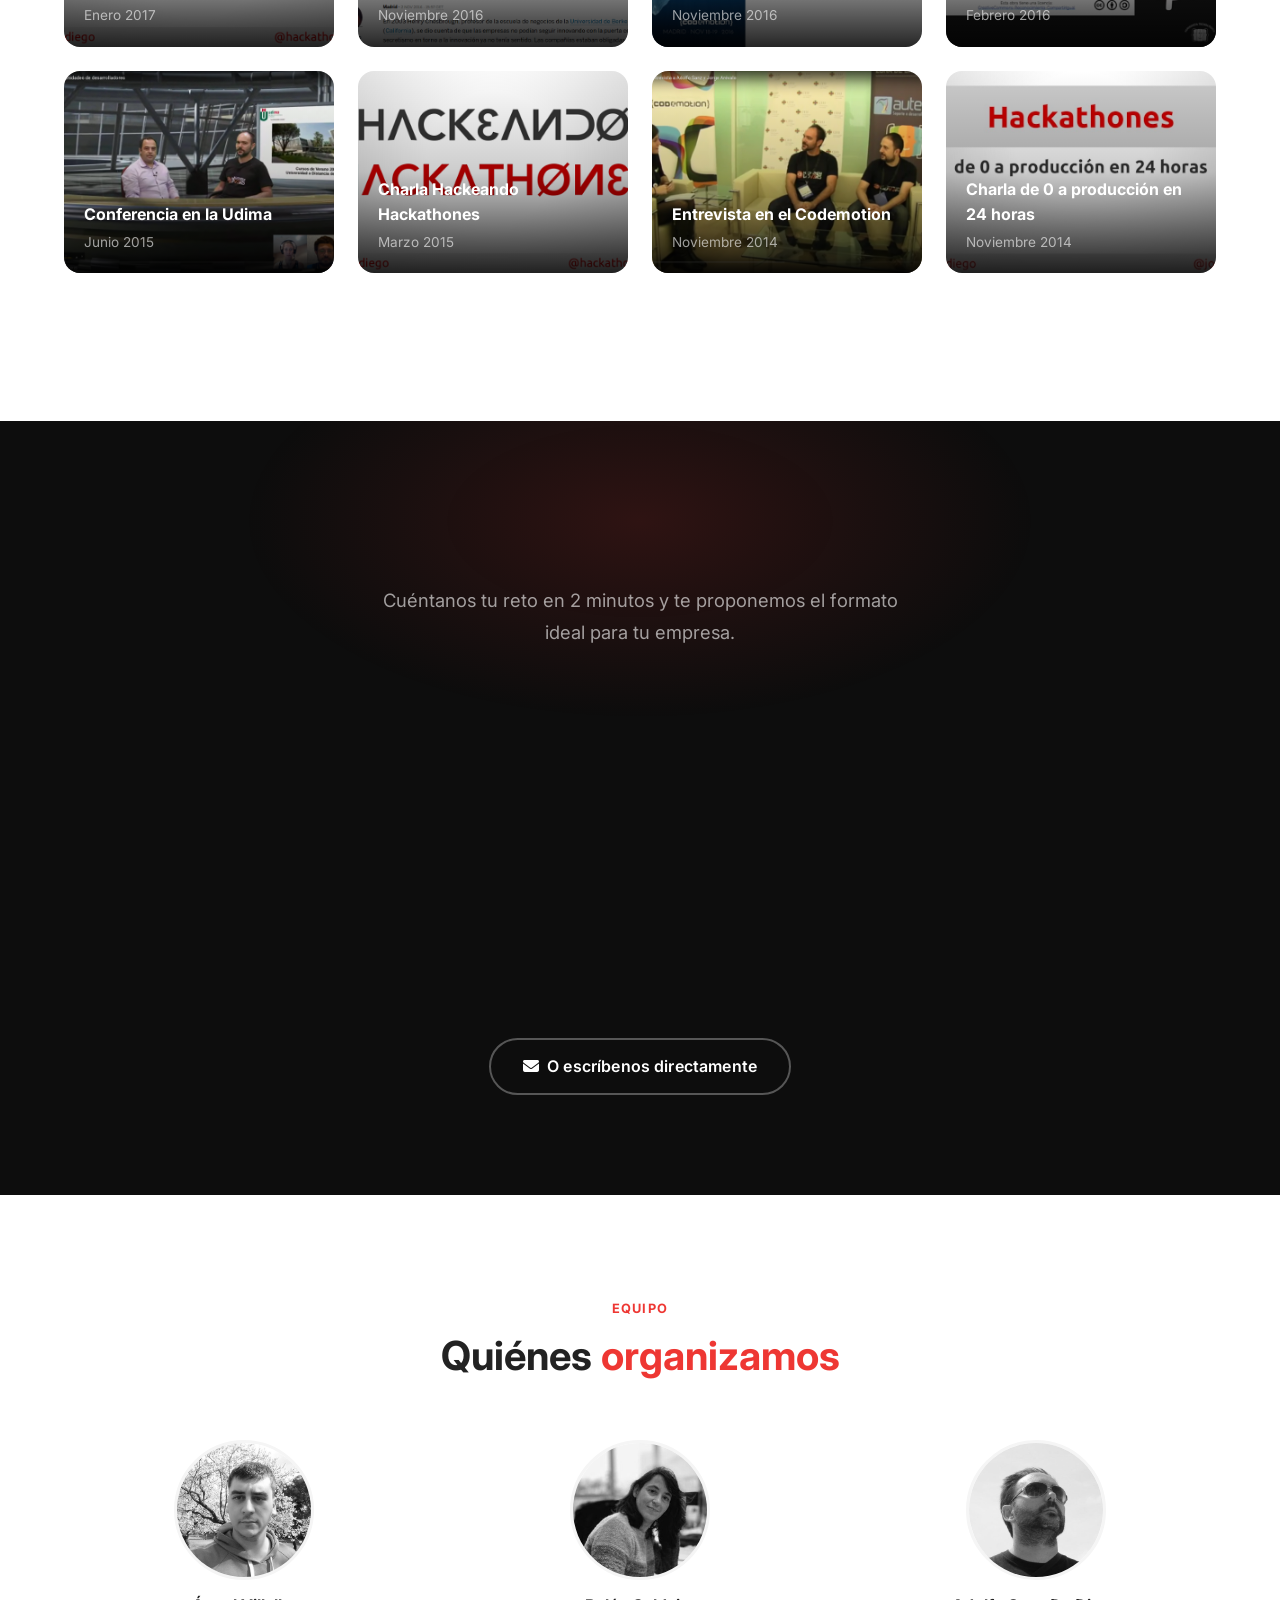
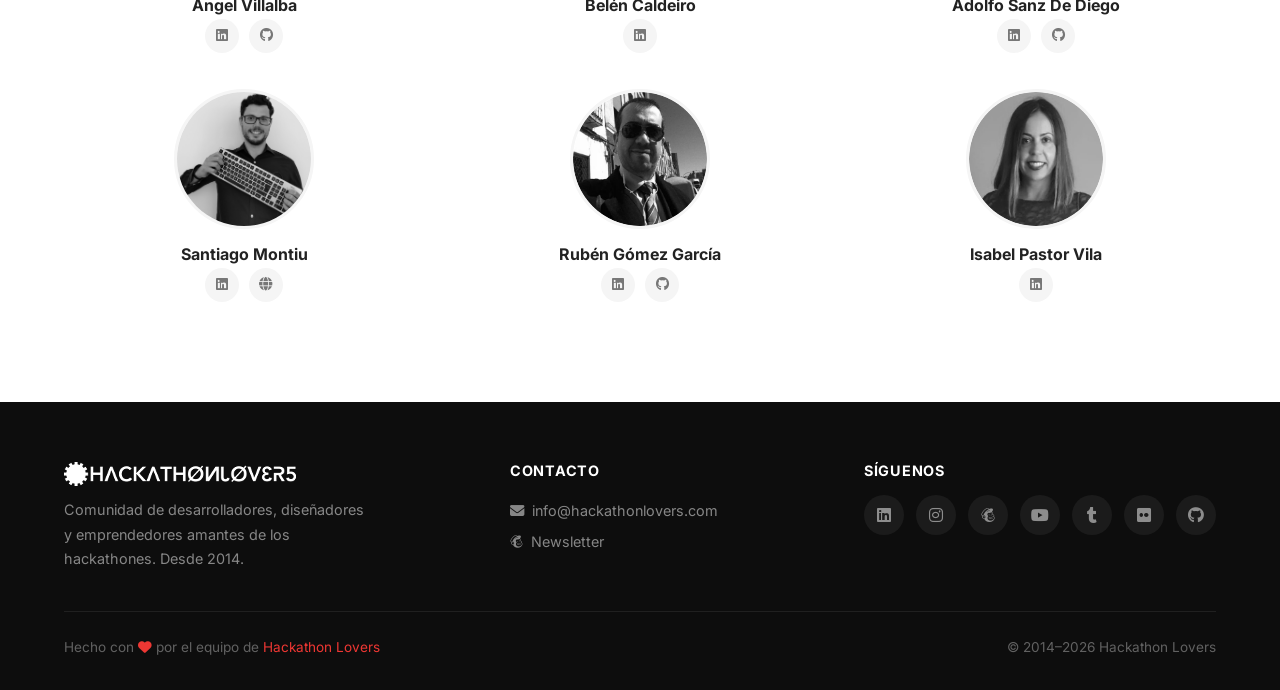
<file: empresas/index.html>
<!DOCTYPE html>
<html lang="es">

<head>
  <meta charset="utf-8">
  <meta name="viewport" content="width=device-width, initial-scale=1">

  <!-- Open Graph / Facebook -->
  <meta property="og:type" content="website">
  <meta property="og:url" content="https://hackathonlovers.com/empresas">
  <meta property="og:title" content="Hackathon Lovers para Empresas — Innovación, Talento y Transformación">
  <meta property="og:description" content="Organiza hackathones corporativos como herramienta estratégica: captación de talento, innovación abierta, transformación cultural y más.">
  <meta property="og:image" content="https://hackathonlovers.com/static/fondo.jpg">
  <meta property="og:locale" content="es_ES">

  <!-- Twitter Card -->
  <meta name="twitter:card" content="summary_large_image">
  <meta name="twitter:url" content="https://hackathonlovers.com/empresas">
  <meta name="twitter:title" content="Hackathon Lovers para Empresas — Innovación, Talento y Transformación">
  <meta name="twitter:description" content="Organiza hackathones corporativos como herramienta estratégica: captación de talento, innovación abierta, transformación cultural y más.">
  <meta name="twitter:image" content="https://hackathonlovers.com/static/fondo.jpg">

  <title>Hackathon Lovers para Empresas — Innovación, Talento y Transformación</title>
  <meta name="description"
    content="Organiza hackathones con Hackathon Lovers como herramienta estratégica de negocio para contratación, innovación, cambio cultural, posicionamiento y aprendizaje.">
  <meta name="author" content="Hackathon Lovers">

  <!-- Favicon -->
  <link rel="shortcut icon" href="/static/hackathon-lovers-icon-200.png" type="image/png">

  <!-- Preload hero image -->
  <link rel="preload" as="image" href="https://hackathonlovers.com/static/fondo.jpg?v=20260517">

  <!-- Google Fonts -->
  <link rel="preconnect" href="https://fonts.googleapis.com">
  <link rel="preconnect" href="https://fonts.gstatic.com" crossorigin>
  <link href="https://fonts.googleapis.com/css2?family=Inter:wght@400;500;600;700;800&display=swap" rel="stylesheet">

  <!-- Font Awesome 6 -->
  <link rel="stylesheet" href="https://cdnjs.cloudflare.com/ajax/libs/font-awesome/6.5.1/css/all.min.css">

  <!-- Styles -->
  <link rel="stylesheet" href="../styles.css">
</head>

<body class="enterprise-mode">

  <!-- ============================================
       NAVBAR
       ============================================ -->
  <nav class="navbar" id="navbar">
    <div class="container">

      <a class="navbar-logo" href="https://hackathonlovers.com">
        <img src="../../v4.0/images/logo/logo-hackathon-lovers-alargado-bis-232x24.png" alt="Hackathon Lovers" width="232" height="24">
      </a>

      <!-- Page Tabs (links, not toggle) -->
      <div class="navbar-center">
        <div class="mode-toggle">
          <a href="../comunidad/">Comunidad</a>
          <a href="../empresas/" class="active">Empresas</a>
        </div>
      </div>

      <!-- Social -->
      <div class="navbar-social">
        <a href="https://www.linkedin.com/company/hackathonlovers/" title="LinkedIn" aria-label="LinkedIn">
          <i class="fa-brands fa-linkedin"></i>
        </a>
        <a href="https://www.instagram.com/hackathon_lovers" title="Instagram" aria-label="Instagram">
          <i class="fa-brands fa-instagram"></i>
        </a>
        <a href="https://mailchi.mp/821eae6fb30a/hackathonlovers" title="Newsletter" aria-label="Newsletter">
          <i class="fa-brands fa-mailchimp"></i>
        </a>
        <a href="http://youtube.com/channel/UCRwSe7jK-y62BMvIiNBV1qw" title="YouTube" aria-label="YouTube">
          <i class="fa-brands fa-youtube"></i>
        </a>
        <a href="http://hackathonlovers.tumblr.com/" title="Tumblr" aria-label="Tumblr">
          <i class="fa-brands fa-tumblr"></i>
        </a>
        <a href="http://flickr.com/photos/114271676@N05/sets/" title="Flickr" aria-label="Flickr">
          <i class="fa-brands fa-flickr"></i>
        </a>
        <a href="http://github.com/hackathonlovers" title="GitHub" aria-label="GitHub">
          <i class="fa-brands fa-github"></i>
        </a>
      </div>

      <button class="navbar-menu-btn" id="menuBtn" aria-label="Abrir menú">
        <i class="fa-solid fa-bars"></i>
      </button>
    </div>
  </nav>


  <!-- ============================================
       HERO
       ============================================ -->
  <section class="hero" id="hero-enterprise">
    <div class="hero-bg" style="background-image: url('/static/fondo.jpg?v=20260517')"></div>
    <div class="hero-overlay"></div>
    <div class="hero-content">
      <div class="hero-badge">
        <i class="fa-solid fa-building"></i>
        Hackathones como herramienta estratégica
      </div>
      <h1>Impulsa tus objetivos de negocio con <span class="accent">hackathones corporativos</span></h1>
      <p>Obtén el talento, la innovación y la cultura que necesitas en pocas horas de colaboración real.</p>
      <div class="hero-buttons">
        <a href="mailto:info@hackathonlovers.com" class="btn btn-primary">
          <i class="fa-solid fa-envelope"></i> Contacta con nosotros
        </a>
        <a href="https://mailchi.mp/821eae6fb30a/hackathonlovers" class="btn btn-outline">
          <i class="fa-brands fa-mailchimp"></i> Newsletter
        </a>
      </div>
    </div>
    <a href="#values-enterprise" class="scroll-indicator" aria-label="Scroll down to see more">
      <i class="fa-solid fa-chevron-down"></i>
    </a>
  </section>


  <!-- ============================================
       VALUE PROPS — ENTERPRISE
       ============================================ -->
  <section class="value-strip" id="values-enterprise">
    <div class="container">
      <div class="value-cards stagger-children">
        <div class="value-card fade-up">
          <div class="value-card-icon"><i class="fa-solid fa-user-plus"></i></div>
          <h4>Atracción de talento</h4>
          <p>Reduce costes de recruiting evaluando perfiles tecnológicos en contexto real mientras fortaleces tu marca empleadora.</p>
        </div>
        <div class="value-card fade-up">
          <div class="value-card-icon"><i class="fa-solid fa-lightbulb"></i></div>
          <h4>Innovación abierta</h4>
          <p>Genera pruebas de concepto, nuevos modelos de negocio y partnerships conectando con talento externo y startups.</p>
        </div>
        <div class="value-card fade-up">
          <div class="value-card-icon"><i class="fa-solid fa-arrows-rotate"></i></div>
          <h4>Transformación cultural</h4>
          <p>Activa empleados, rompe silos departamentales y moderniza la cultura corporativa con experiencias inmersivas.</p>
        </div>
      </div>
    </div>
  </section>


  <!-- ============================================
       SERVICES — ENTERPRISE
       ============================================ -->
  <section class="services" id="servicios-empresas">
    <div class="container">
      <div class="section-header fade-up">
        <span class="section-label">Servicios</span>
        <h2>Herramientas Estratégicas de <span class="accent">Negocio</span></h2>
        <p>Impulsa tus objetivos corporativos a través de la tecnología y la colaboración.</p>
      </div>

      <div class="services-grid stagger-children">

        <div class="service-card fade-up">
          <div class="service-card-icon"><i class="fa-solid fa-user-plus"></i></div>
          <h4>Captación de talento</h4>
          <div class="service-hook">Acelera y mejora tu embudo de reclutamiento.</div>
          <p>Atrae, evalúa y contrata talento tecnológico en acción, reduciendo los costes del reclutamiento tradicional.</p>
        </div>

        <div class="service-card fade-up">
          <div class="service-card-icon"><i class="fa-solid fa-lightbulb"></i></div>
          <h4>Innovación abierta</h4>
          <div class="service-hook">Disrupción corporativa a gran velocidad.</div>
          <p>Rompe los silos de tu organización conectando con talento y startups innovadoras. Genera pruebas de concepto y nuevos modelos de negocio en tiempo récord.</p>
        </div>

        <div class="service-card fade-up">
          <div class="service-card-icon"><i class="fa-solid fa-flask"></i></div>
          <h4>Validación de producto</h4>
          <div class="service-hook">Pruebas de estrés y feedback exponencial.</div>
          <p>Valida tus productos con usuarios y desarrolladores expertos para descubrir usos reales antes del lanzamiento.</p>
        </div>

        <div class="service-card fade-up">
          <div class="service-card-icon"><i class="fa-solid fa-arrows-rotate"></i></div>
          <h4>Transformación interna</h4>
          <div class="service-hook">Despierta el gen intraemprendedor.</div>
          <p>Involucra a tus equipos para derribar silos y crear una cultura de innovación práctica.</p>
        </div>

        <div class="service-card fade-up">
          <div class="service-card-icon"><i class="fa-solid fa-laptop-code"></i></div>
          <h4>Adopción tecnológica</h4>
          <div class="service-hook">Saca más partido a tus inversiones tecnológicas.</div>
          <p>Transforma la curva de adopción de nuevas plataformas (migración Cloud, Copilots IA) en una experiencia práctica para tus equipos.</p>
        </div>

        <div class="service-card fade-up">
          <div class="service-card-icon"><i class="fa-solid fa-industry"></i></div>
          <h4>Referencia sectorial</h4>
          <div class="service-hook">Conviértete en el estandarte de la industria.</div>
          <p>Lidera retos ambiciosos de nicho y postula a tu empresa en lo alto de discusiones especializadas asumiendo la visibilidad frente a instituciones, competidores y prospectos.</p>
        </div>

        <div class="service-card fade-up">
          <div class="service-card-icon"><i class="fa-solid fa-hand-holding-heart"></i></div>
          <h4>Impacto social y ESG</h4>
          <div class="service-hook">La tecnología como fuerza para el bien.</div>
          <p>Del marco teórico a las soluciones prácticas. Colabora mediante aportaciones verificables auspiciando en nombre del bienestar humano o combatiendo el calentamiento global.</p>
        </div>

        <div class="service-card fade-up">
          <div class="service-card-icon"><i class="fa-solid fa-users-line"></i></div>
          <h4>Co-creación con el cliente</h4>
          <div class="service-hook">Construye lo que realmente vale.</div>
          <p>Escucha y moldea de la mano de aquellos que mejor te validan: tu base de consumidores. El resultado afianza drásticamente el lazo de unión con las audiencias vitales.</p>
        </div>

        <div class="service-card fade-up">
          <div class="service-card-icon"><i class="fa-solid fa-microchip"></i></div>
          <h4>Desarrollo I+D veloz</h4>
          <div class="service-hook">Soluciona en horas en lugar de semestres.</div>
          <p>Encierra en el problema técnico al talento más puntero que lograrás captar en red en un lapso concentrado con escasa fricción frente la gran aspersión en las oficinas estándar.</p>
        </div>

        <div class="service-card fade-up">
          <div class="service-card-icon"><i class="fa-solid fa-bullhorn"></i></div>
          <h4>Posicionamiento Experiencial</h4>
          <div class="service-hook">Marketing empujado por la modernización.</div>
          <p>Genera experiencias memorables que refuerzan la percepción de tu marca frente a clientes e influencers.</p>
        </div>

        <div class="service-card fade-up">
          <div class="service-card-icon"><i class="fa-solid fa-chalkboard-user"></i></div>
          <h4>Formación y workshops</h4>
          <div class="service-hook">Prepara a tus equipos antes y después.</div>
          <p>Talleres prácticos de design thinking, metodologías ágiles o IA aplicada que potencian el impacto del hackathon y consolidan el aprendizaje en el largo plazo.</p>
        </div>

        <div class="service-card fade-up">
          <div class="service-card-icon"><i class="fa-solid fa-people-group"></i></div>
          <h4>Team building tecnológico</h4>
          <div class="service-hook">Cohesión de equipos con propósito real.</div>
          <p>Más allá de la innovación: usa el hackathon como experiencia de equipo motivadora y memorable que refuerza vínculos, eleva el compromiso y genera orgullo de pertenencia.</p>
        </div>

      </div>
    </div>
  </section>



  <!-- ============================================
       HACKATHONS GALLERY — ENTERPRISE
       ============================================ -->
  <section class="hackathons" id="hackathones-enterprise">
    <div class="container">
      <div class="section-header fade-up">
        <span class="section-label">Portfolio</span>
        <h2>Hackathones <span class="accent">corporativos</span></h2>
        <p>Eventos diseñados para impulsar los objetivos estratégicos de empresas e instituciones.</p>
      </div>

      <div class="hack-grid stagger-children" id="enterprise-hack-grid">
        <a href="https://hackathonlovers.tumblr.com/post/808909968507011072/retrospectiva-del-hackathon-innovaxa" class="hack-card fade-up">
          <img src="../../v4.0/images/hackathones/4x3/400/27-innovaxa-02-4x3-400.jpg" alt="#innovAXA" loading="lazy" width="400" height="300">
          <div class="hack-card-overlay"><div class="hack-card-name">#innovAXA</div></div>
        </a>
        <a href="https://hackathonlovers.tumblr.com/post/733271072708902912/retrospectiva-del-hackathongetafe2023" class="hack-card fade-up">
          <img src="../../v4.0/images/hackathones/4x3/400/26-hackathogetafe-4x3-400.jpg" alt="#hackathonGetafe" loading="lazy" width="400" height="300">
          <div class="hack-card-overlay"><div class="hack-card-name">#hackathonGetafe</div></div>
        </a>
        <a href="https://www.youtube.com/playlist?list=PL-doHFlcqCN_U-a7EMcAK_4bdBf2yL9Rp" class="hack-card fade-up">
          <img src="../../v4.0/images/hackathones/4x3/400/23-renovathon-4x3-400.jpg" alt="#renovathon2020" loading="lazy" width="400" height="300">
          <div class="hack-card-overlay"><div class="hack-card-name">#renovathon2020</div></div>
        </a>
        <a href="https://hackathonlovers.tumblr.com/post/185561780843/retrospectiva-del-openapihackathon" class="hack-card fade-up">
          <img src="../../v4.0/images/hackathones/4x3/400/20-openapihackathon-02-4x3-400.jpg" alt="#openapihackathon" loading="lazy" width="400" height="300">
          <div class="hack-card-overlay"><div class="hack-card-name">#openapihackathon</div></div>
        </a>
        <a href="http://hackathonlovers.tumblr.com/post/175470654273/retrospectiva-del-ai4good" class="hack-card fade-up">
          <img src="../../v4.0/images/hackathones/4x3/400/19-ai4good-4x3-400.jpg" alt="#ai4good" loading="lazy" width="400" height="300">
          <div class="hack-card-overlay"><div class="hack-card-name">#ai4good</div></div>
        </a>
        <a href="http://hackathonlovers.tumblr.com/post/156730457858/retrospectiva-del-hackatrips" class="hack-card fade-up">
          <img src="../../v4.0/images/hackathones/4x3/400/17-hakatrips-4x3-400.jpg" alt="#hackaTrips" loading="lazy" width="400" height="300">
          <div class="hack-card-overlay"><div class="hack-card-name">#hackaTrips</div></div>
        </a>
        <a href="https://www.flickr.com/photos/114271676@N05/sets/72157667773984064" class="hack-card fade-up">
          <img src="../../v4.0/images/hackathones/4x3/400/15-gameweekend-01-4x3-400.jpg" alt="#GameWeekend" loading="lazy" width="400" height="300">
          <div class="hack-card-overlay"><div class="hack-card-name">#GameWeekend</div></div>
        </a>
        <a href="http://hackathonlovers.tumblr.com/post/145930275523/retrospectiva-del-psd2hackathon" class="hack-card fade-up">
          <img src="../../v4.0/images/hackathones/4x3/400/13-psd2hackathon-02-4x3-400.jpg" alt="#psd2Hackathon" loading="lazy" width="400" height="300">
          <div class="hack-card-overlay"><div class="hack-card-name">#psd2Hackathon</div></div>
        </a>
      </div>

      <!-- Resto ocultos -->
      <div class="hack-grid stagger-children hack-grid-extra" id="enterprise-hack-extra" style="display:none; margin-top:24px;">
        <a href="https://www.youtube.com/playlist?list=PL-doHFlcqCN8C1NgEnahGsQFPBilrzW_b" class="hack-card fade-up">
          <img src="../../v4.0/images/hackathones/4x3/400/24-hackathoncailab-4x3-400.jpg" alt="#hackathonCAIlab" loading="lazy" width="400" height="300">
          <div class="hack-card-overlay"><div class="hack-card-name">#hackathonCAIlab</div></div>
        </a>
        <a href="https://www.youtube.com/playlist?list=PL-doHFlcqCN-YMTgdVvCAWKPZME7TPaV3" class="hack-card fade-up">
          <img src="../../v4.0/images/hackathones/4x3/400/14-justiapps-01-4x3-400.jpg" alt="#JustiApps" loading="lazy" width="400" height="300">
          <div class="hack-card-overlay"><div class="hack-card-name">#JustiApps</div></div>
        </a>
        <a href="http://hackathonlovers.tumblr.com/post/127228400268/retrospectiva-del-traity-weekend-of-code-twoc15" class="hack-card fade-up">
          <img src="../../v4.0/images/hackathones/4x3/400/10-twoc-04-4x3-400.jpg" alt="#TWOC15" loading="lazy" width="400" height="300">
          <div class="hack-card-overlay"><div class="hack-card-name">#TWOC15</div></div>
        </a>
        <a href="http://hackathonlovers.tumblr.com/post/123963905343/retrospectiva-del-datafestmad" class="hack-card fade-up">
          <img src="../../v4.0/images/hackathones/4x3/400/08-datafestmad-05-4x3-400.jpg" alt="#DataFestMAD" loading="lazy" width="400" height="300">
          <div class="hack-card-overlay"><div class="hack-card-name">#DataFestMAD</div></div>
        </a>
        <a href="http://hackathonlovers.tumblr.com/post/109678570253/retrospectiva-del-snaphack" class="hack-card fade-up">
          <img src="../../v4.0/images/hackathones/4x3/400/05-snaphack-02-4x3-400.jpg" alt="#SnapHack" loading="lazy" width="400" height="300">
          <div class="hack-card-overlay"><div class="hack-card-name">#SnapHack</div></div>
        </a>
        <a href="http://hackathonlovers.tumblr.com/post/91563282248/retrospectiva-del-primer-majadahack" class="hack-card fade-up">
          <img src="../../v4.0/images/hackathones/4x3/400/02-majadahack-02-4x3-400.jpg" alt="#MajadaHack" loading="lazy" width="400" height="300">
          <div class="hack-card-overlay"><div class="hack-card-name">#MajadaHack</div></div>
        </a>
      </div>

      <div class="text-center" style="margin-top:32px;">
        <button class="btn btn-outline-dark" id="btn-show-enterprise" onclick="toggleHacks('enterprise')">
          <i class="fa-solid fa-eye"></i> Ver todos los hackathones
        </button>
      </div>
    </div>
  </section>



  <!-- ============================================
       MEDIA — ENTREVISTAS, CHARLAS Y CONFERENCIAS
       ============================================ -->
  <section class="hackathons" id="media-empresas">
    <div class="container">
      <div class="section-header fade-up">
        <span class="section-label">Media</span>
        <h2>Entrevistas, charlas y <span class="accent">conferencias</span></h2>
      </div>

      <div class="hack-grid stagger-children">
        <a href="https://datos.gob.es/es/comunidad-risp/entrevista-adolfo-sanz-de-diego-hackathon-lovers" class="hack-card fade-up">
          <img src="../../v4.0/images/media/400/entrevista-datos.gov.es-2021-400.png" alt="Entrevista en datos.gov.es" loading="lazy" width="400" height="300">
          <div class="hack-card-overlay">
            <div class="hack-card-name">Entrevista en datos.gov.es</div>
            <div class="hack-card-date">Mayo 2021</div>
          </div>
        </a>
        <a href="https://www.asanzdiego.com/2019/06/hackathones-101-tips-para-montar-un-buen-hackathon.html" class="hack-card fade-up">
          <img src="../../v4.0/images/media/400/articulo-hackathones-101-400.jpg" alt="Tips para montar un buen hackathon" loading="lazy" width="400" height="300">
          <div class="hack-card-overlay">
            <div class="hack-card-name">Tips para montar un buen hackathon</div>
            <div class="hack-card-date">Junio 2019</div>
          </div>
        </a>
        <a href="https://www.youtube.com/watch?v=Ov5r8NrU91w" class="hack-card fade-up">
          <img src="../../v4.0/images/media/400/revolucion-software-libre-2018-400.png" alt="Charla la Revolución del Software Libre" loading="lazy" width="400" height="300">
          <div class="hack-card-overlay">
            <div class="hack-card-name">Charla la Revolución del Software Libre</div>
            <div class="hack-card-date">Noviembre 2017</div>
          </div>
        </a>
        <a href="http://www.eldiario.es/hojaderouter/tecnologia/software/violinistas-Facebook-amantes-espanoles-hackathons_0_709029348.html" class="hack-card fade-up">
          <img src="../../v4.0/images/media/400/entrevista-hoja-de-router-2017-recortado-400.png" alt="Entrevista en Hoja de Router" loading="lazy" width="400" height="300">
          <div class="hack-card-overlay">
            <div class="hack-card-name">Entrevista en Hoja de Router</div>
            <div class="hack-card-date">Noviembre 2017</div>
          </div>
        </a>
        <a href="https://www.slideshare.net/asanzdiego/qu-es-un-hackathon-y-por-qu-deberas-asistir" class="hack-card fade-up">
          <img src="../../v4.0/images/media/400/que-es-un-hackathon-y-por-que-deberias-asistir-2017-400.png" alt="¿Qué es un hackathon y por qué deberías asistir?" loading="lazy" width="400" height="300">
          <div class="hack-card-overlay">
            <div class="hack-card-name">Charla ¿Qué es un hackathon y por qué deberías asistir?</div>
            <div class="hack-card-date">Enero 2017</div>
          </div>
        </a>
        <a href="http://elpais.com/elpais/2016/10/13/talento_digital/1476355605_011048.html" class="hack-card fade-up">
          <img src="../../v4.0/images/media/400/el-pais-2016-400.png" alt="Mencionados en El País" loading="lazy" width="400" height="300">
          <div class="hack-card-overlay">
            <div class="hack-card-name">Mencionados en El País</div>
            <div class="hack-card-date">Noviembre 2016</div>
          </div>
        </a>
        <a href="http://www.slideshare.net/asanzdiego/hackathones-101" class="hack-card fade-up">
          <img src="../../v4.0/images/media/400/hackathones-101-400.png" alt="Charla Hackathones 101">
          <div class="hack-card-overlay">
            <div class="hack-card-name">Charla Hackathones 101</div>
            <div class="hack-card-date">Noviembre 2016</div>
          </div>
        </a>
        <a href="https://www.youtube.com/watch?v=wL_nfMjJjIM" class="hack-card fade-up">
          <img src="../../v4.0/images/media/400/etica-hacker-2016-400.png" alt="Charla Ética Hacker">
          <div class="hack-card-overlay">
            <div class="hack-card-name">Charla Ética Hacker</div>
            <div class="hack-card-date">Febrero 2016</div>
          </div>
        </a>
        <a href="http://www.youtube.com/watch?v=OMzHVRsvifk" class="hack-card fade-up">
          <img src="../../v4.0/images/media/400/conferencia-udima-2015-400.png" alt="Conferencia en la Udima">
          <div class="hack-card-overlay">
            <div class="hack-card-name">Conferencia en la Udima</div>
            <div class="hack-card-date">Junio 2015</div>
          </div>
        </a>
        <a href="http://www.slideshare.net/asanzdiego/hackeando-hackathones-the-api-hour" class="hack-card fade-up">
          <img src="../../v4.0/images/media/400/hackendo-hackathones-2015-400.png" alt="Charla Hackeando Hackathones">
          <div class="hack-card-overlay">
            <div class="hack-card-name">Charla Hackeando Hackathones</div>
            <div class="hack-card-date">Marzo 2015</div>
          </div>
        </a>
        <a href="http://www.youtube.com/watch?v=2jYQ1kIofyk" class="hack-card fade-up">
          <img src="../../v4.0/images/media/400/entrevista-codemotion-2014-400.png" alt="Entrevista en el Codemotion">
          <div class="hack-card-overlay">
            <div class="hack-card-name">Entrevista en el Codemotion</div>
            <div class="hack-card-date">Noviembre 2014</div>
          </div>
        </a>
        <a href="http://www.slideshare.net/asanzdiego/hackeando-hackathones-the-api-hour" class="hack-card fade-up">
          <img src="../../v4.0/images/media/400/de-0-a-produccion-en-24-horas-400.png" alt="Charla de 0 a producción en 24 horas">
          <div class="hack-card-overlay">
            <div class="hack-card-name">Charla de 0 a producción en 24 horas</div>
            <div class="hack-card-date">Noviembre 2014</div>
          </div>
        </a>
      </div>
    </div>
  </section>


  <!-- ============================================
       CTA — ENTERPRISE
       ============================================ -->
  <!-- <section class="cta" id="cta-enterprise">
    <div class="container">
      <h2 class="fade-up">¿Quieres organizar un <span class="accent">hackathon corporativo</span>?</h2>
      <p class="fade-up">Cuéntanos tu reto y diseñamos juntos el hackathon que necesitas.</p>
      <div class="hero-buttons fade-up">
        <a href="mailto:info@hackathonlovers.com" class="btn btn-primary">
          <i class="fa-solid fa-envelope"></i> Escríbenos
        </a>
        <a href="https://mailchi.mp/821eae6fb30a/hackathonlovers" class="btn btn-outline">
          <i class="fa-brands fa-mailchimp"></i> Newsletter
        </a>
      </div>
    </div>
  </section> -->
  <section class="cta" id="cta-enterprise">
    <div class="container">
      <h2 class="fade-up">¿Quieres organizar un <span class="accent">hackathon corporativo</span>?</h2>
      <p class="fade-up">Cuéntanos tu reto en 2 minutos y te proponemos el formato ideal para tu empresa.</p>

      <iframe data-tally-src="https://tally.so/embed/9qRJ7K?alignLeft=1&hideTitle=1&dynamicHeight=1" loading="lazy" width="100%" height="330" frameborder="0" marginheight="0" marginwidth="0" title="HackathonLovers"></iframe>
      <script>var d=document,w="https://tally.so/widgets/embed.js",v=function(){"undefined"!=typeof Tally?Tally.loadEmbeds():d.querySelectorAll("iframe[data-tally-src]:not([src])").forEach((function(e){e.src=e.dataset.tallySrc}))};if("undefined"!=typeof Tally)v();else if(d.querySelector('script[src="'+w+'"]')==null){var s=d.createElement("script");s.src=w,s.onload=v,s.onerror=v,d.body.appendChild(s);}</script>

      <div class="hero-buttons fade-up" style="margin-top: 16px;">
        <a href="mailto:info@hackathonlovers.com" class="btn btn-outline">
          <i class="fa-solid fa-envelope"></i> O escríbenos directamente
        </a>
      </div>
    </div>
  </section>


  <!-- ============================================
       TEAM
       ============================================ -->
  <section class="team" id="equipo">
    <div class="container">
      <div class="section-header fade-up">
        <span class="section-label">Equipo</span>
        <h2>Quiénes <span class="accent">organizamos</span></h2>
      </div>

      <div class="team-grid stagger-children">

        <!-- Ángel Villalba -->
        <div class="team-card fade-up">
          <img class="team-photo" src="../../v4.0/images/team/angel-villalba-400-bn.jpg" alt="Ángel Villalba">
          <h4>Ángel Villalba</h4>
          <div class="team-social">
            <a href="http://linkedin.com/in/angelvilfp" aria-label="LinkedIn"><i class="fa-brands fa-linkedin"></i></a>
            <a href="http://github.com/angelisco1" aria-label="GitHub"><i class="fa-brands fa-github"></i></a>
          </div>
        </div>

        <!-- Belén Caldeiro -->
        <div class="team-card fade-up">
          <img class="team-photo" src="../../v4.0/images/team/belen-caldeiro-400-bn.jpg" alt="Belén Caldeiro">
          <h4>Belén Caldeiro</h4>
          <div class="team-social">
            <a href="https://www.linkedin.com/in/belencaldeiro/" aria-label="LinkedIn"><i class="fa-brands fa-linkedin"></i></a>
          </div>
        </div>

        <!-- Adolfo Sanz De Diego -->
        <div class="team-card fade-up">
          <img class="team-photo" src="../../v4.0/images/team/adolfo-sanz-400-bn.jpg" alt="Adolfo Sanz De Diego">
          <h4>Adolfo Sanz De Diego</h4>
          <div class="team-social">
            <a href="http://linkedin.com/in/asanzdiego" aria-label="LinkedIn"><i class="fa-brands fa-linkedin"></i></a>
            <a href="http://github.com/asanzdiego" aria-label="GitHub"><i class="fa-brands fa-github"></i></a>
          </div>
        </div>

        <!-- Santiago Montiu -->
        <div class="team-card fade-up">
          <img class="team-photo" src="../../v4.0/images/team/santiago-montiu.jpg" alt="Santiago Montiu">
          <h4>Santiago Montiu</h4>
          <div class="team-social">
            <a href="https://es.linkedin.com/in/montiu" aria-label="LinkedIn"><i class="fa-brands fa-linkedin"></i></a>
            <a href="https://montiu.com" aria-label="Web personal"><i class="fa-solid fa-globe"></i></a>
          </div>
        </div>

        <!-- Rubén Gómez García -->
        <div class="team-card fade-up">
          <img class="team-photo" src="../../v4.0/images/team/ruben-gomez-400-bn.png" alt="Rubén Gómez García">
          <h4>Rubén Gómez García</h4>
          <div class="team-social">
            <a href="https://www.linkedin.com/in/rubgomez/" aria-label="LinkedIn"><i class="fa-brands fa-linkedin"></i></a>
            <a href="https://github.com/kaneproject" aria-label="GitHub"><i class="fa-brands fa-github"></i></a>
          </div>
        </div>

        <!-- Isabel Pastor Vila -->
        <div class="team-card fade-up">
          <img class="team-photo" src="../../v4.0/images/team/isabel-pastor-400-bn.png" alt="Isabel Pastor Vila">
          <h4>Isabel Pastor Vila</h4>
          <div class="team-social">
            <a href="https://www.linkedin.com/in/m%C2%AA-isabel-pastor-vila-a5713754/" aria-label="LinkedIn"><i class="fa-brands fa-linkedin"></i></a>
          </div>
        </div>

      </div>
    </div>
  </section>


  <!-- ============================================
       FOOTER
       ============================================ -->
  <footer class="footer">
    <div class="container">
      <div class="footer-content">

        <div class="footer-brand">
          <img src="../../v4.0/images/logo/logo-hackathon-lovers-alargado-bis-232x24.png" alt="Hackathon Lovers">
          <p>Comunidad de desarrolladores, diseñadores y emprendedores amantes de los hackathones. Desde 2014.</p>
        </div>

        <div class="footer-links">
          <h5>Contacto</h5>
          <a href="mailto:info@hackathonlovers.com"><i class="fa-solid fa-envelope"></i>&nbsp; info@hackathonlovers.com</a>
          <a href="https://mailchi.mp/821eae6fb30a/hackathonlovers"><i class="fa-brands fa-mailchimp"></i>&nbsp; Newsletter</a>
        </div>

        <div>
          <h5 style="color:white; font-size:0.9rem; margin-bottom:16px; text-transform:uppercase; letter-spacing:0.05em;">Síguenos</h5>
          <div class="footer-social">
            <a href="https://www.linkedin.com/company/hackathonlovers/" aria-label="LinkedIn"><i class="fa-brands fa-linkedin"></i></a>
            <a href="https://www.instagram.com/hackathon_lovers" aria-label="Instagram"><i class="fa-brands fa-instagram"></i></a>
            <a href="https://mailchi.mp/821eae6fb30a/hackathonlovers" aria-label="Newsletter"><i class="fa-brands fa-mailchimp"></i></a>
            <a href="http://youtube.com/channel/UCRwSe7jK-y62BMvIiNBV1qw" aria-label="YouTube"><i class="fa-brands fa-youtube"></i></a>
            <a href="http://hackathonlovers.tumblr.com/" aria-label="Tumblr"><i class="fa-brands fa-tumblr"></i></a>
            <a href="http://flickr.com/photos/114271676@N05/sets/" aria-label="Flickr"><i class="fa-brands fa-flickr"></i></a>
            <a href="http://github.com/hackathonlovers" aria-label="GitHub"><i class="fa-brands fa-github"></i></a>
          </div>
        </div>

      </div>

      <div class="footer-bottom">
        <p>Hecho con <span class="heart"><i class="fa-solid fa-heart"></i></span> por el equipo de <a href="https://hackathonlovers.com">Hackathon Lovers</a></p>
        <p>© 2014–2026 Hackathon Lovers</p>
      </div>
    </div>
  </footer>


  <!-- ============================================
       JAVASCRIPT
       ============================================ -->
  <script>
    document.addEventListener('DOMContentLoaded', function () {

      // ------ Navbar scroll ------
      const navbar = document.getElementById('navbar');
      window.addEventListener('scroll', () => {
        navbar.classList.toggle('scrolled', window.scrollY > 60);
      });


      // ------ Mobile menu ------
      const menuBtn = document.getElementById('menuBtn');
      menuBtn.addEventListener('click', () => {
        navbar.classList.toggle('menu-open');
      });


      // ------ Fade-up on scroll (Intersection Observer) ------
      const observer = new IntersectionObserver((entries) => {
        entries.forEach(entry => {
          if (entry.isIntersecting) {
            entry.target.classList.add('visible');
          }
        });
      }, {
        threshold: 0.1,
        rootMargin: '0px 0px -60px 0px'
      });

      document.querySelectorAll('.fade-up').forEach(el => observer.observe(el));


      // ------ Toggle hack grid expand ------
      window.toggleHacks = function(mode) {
        const extra = document.getElementById(mode + '-hack-extra');
        const btn = document.getElementById('btn-show-' + mode);
        if (extra.style.display === 'none') {
          extra.style.display = 'grid';
          btn.innerHTML = '<i class="fa-solid fa-eye-slash"></i> Ver menos';
          // Trigger fade-in
          setTimeout(() => {
            extra.querySelectorAll('.fade-up').forEach(el => el.classList.add('visible'));
          }, 50);
        } else {
          extra.style.display = 'none';
          btn.innerHTML = '<i class="fa-solid fa-eye"></i> Ver todos los hackathones';
        }
      };

      // ------ Smooth scroll for anchor links ------
      document.querySelectorAll('a[href^="#"]').forEach(anchor => {
        anchor.addEventListener('click', function (e) {
          const target = document.querySelector(this.getAttribute('href'));
          if (target) {
            e.preventDefault();
            target.scrollIntoView({ behavior: 'smooth', block: 'start' });
            // Close mobile menu if open
            navbar.classList.remove('menu-open');
          }
        });
      });

    });
  </script>

</body>

</html>
</file>
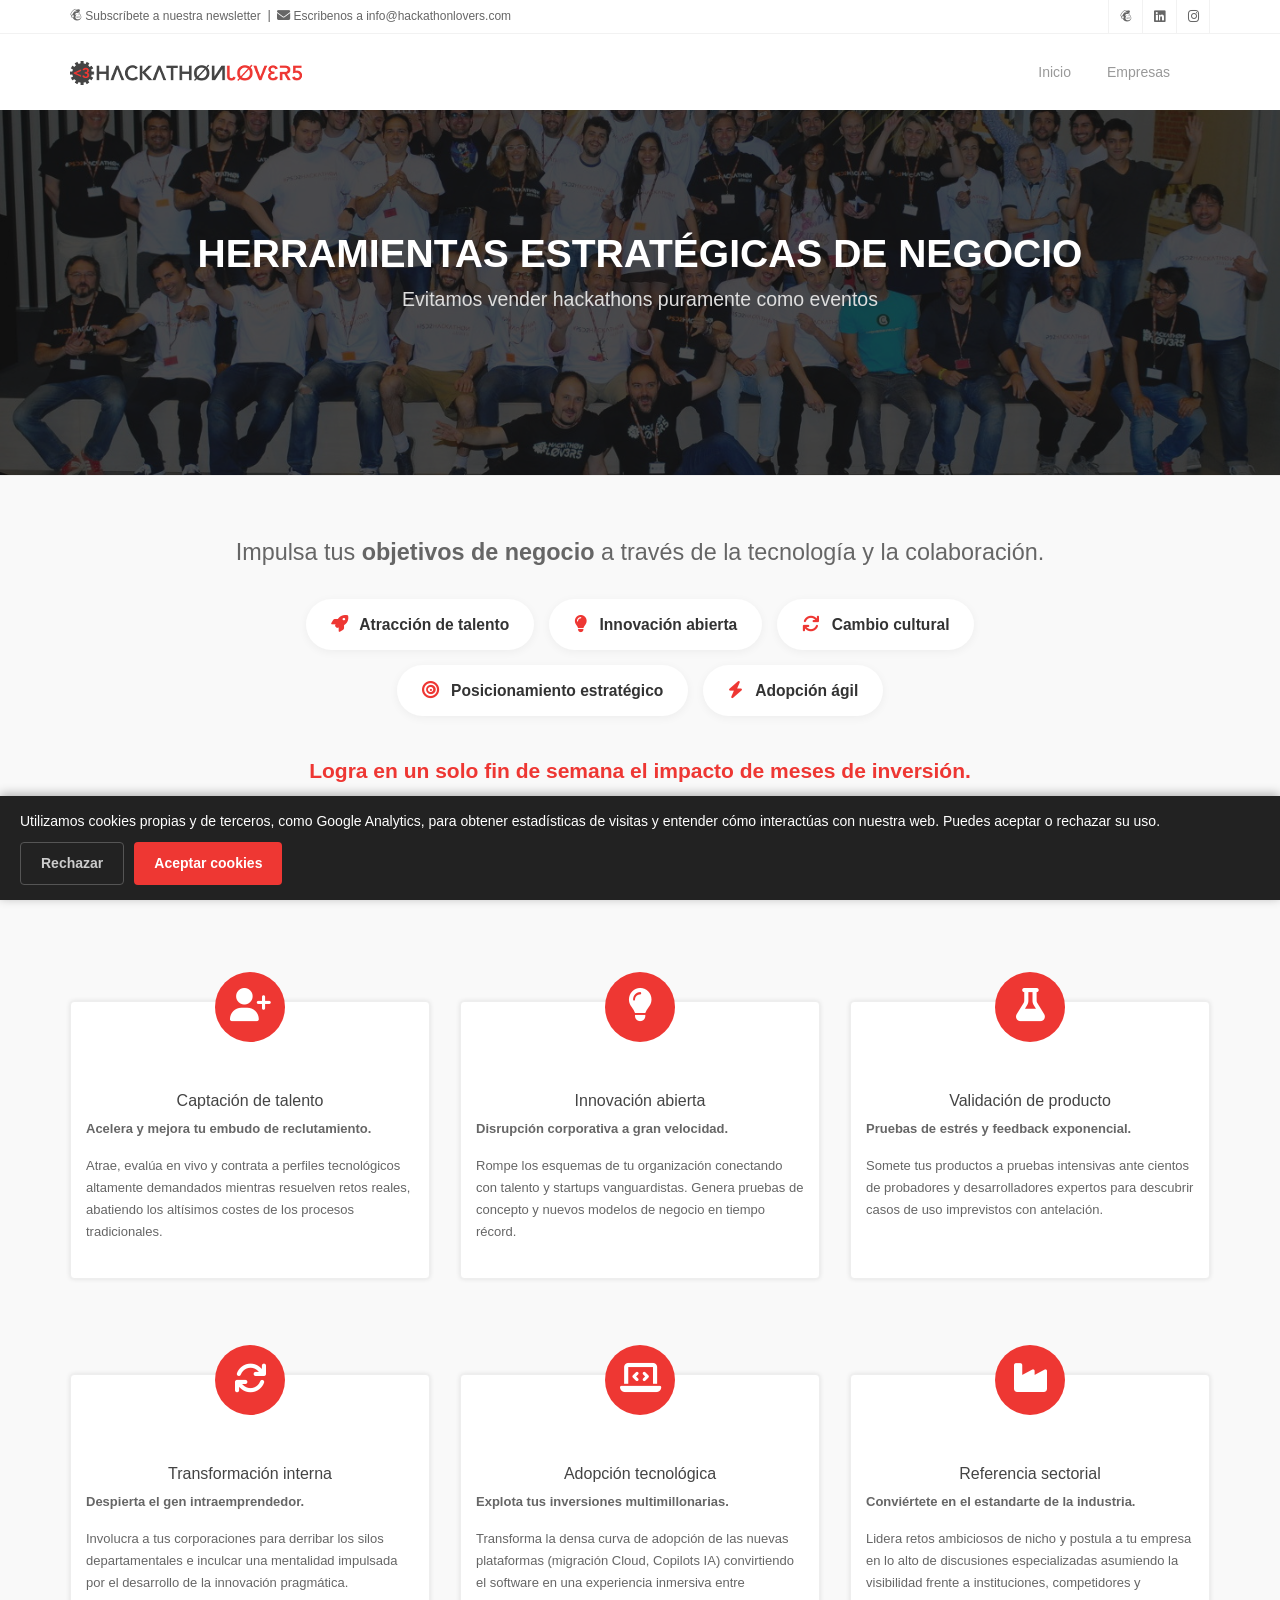
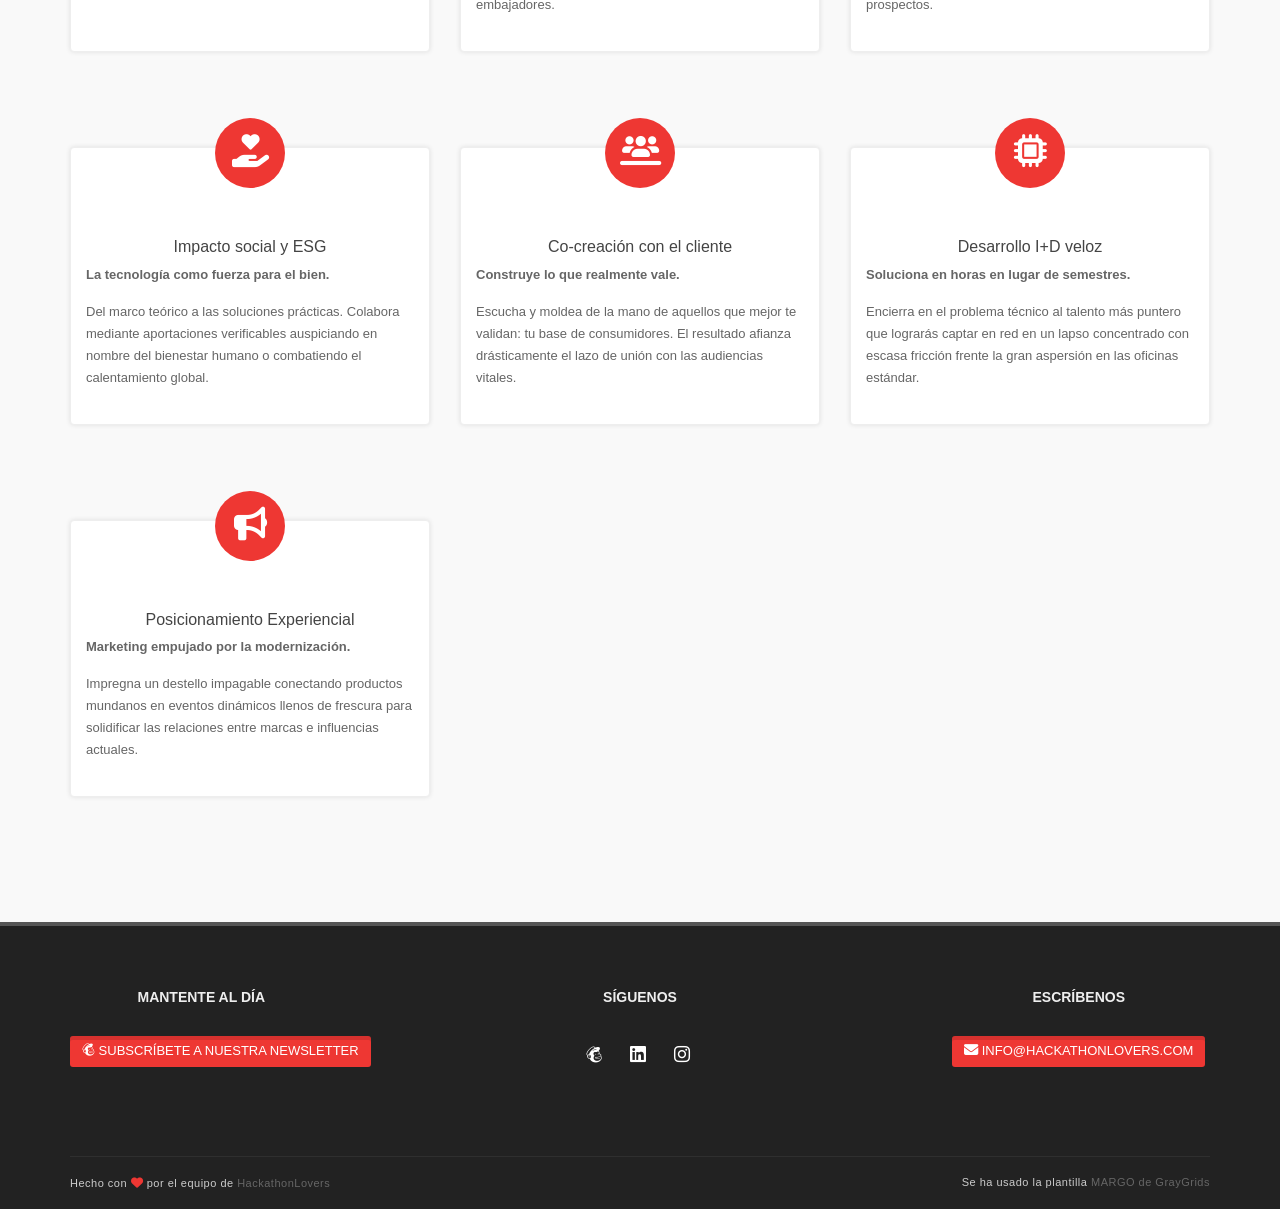
<file: empresas.html>
<!doctype html>
<!--[if IE 8 ]><html class="ie ie8" lang="en"> <![endif]-->
<!--[if (gte IE 9)|!(IE)]><html lang="es" class="no-js"> <![endif]-->
<html lang="es">

<head>

  <!-- Basic -->
  <title>Hackathon Lovers para Empresas: Innovación, Atracción de Talento y Transformación
  </title>

  <!-- Define Charset -->
  <meta charset="utf-8">

  <!-- Responsive Metatag -->
  <meta name="viewport" content="width=device-width, initial-scale=1">

  <!-- Page Description and Author -->
  <meta name="description"
    content="Organiza hackathones con Hackathon Lovers como herramienta estratégica de negocio para contratación, innovación, cambio cultural, posicionamiento y aprendizaje.">
  <meta name="author" content="Hackalovers Team">

  <!-- CSS Minimized  -->
  <link rel="stylesheet" href="./v4.0/css/minimize.css" type="text/css" media="screen">
  <!-- Cookie Banner -->
  <link rel="stylesheet" href="./v4.0/css/cookie-consent.css">

  <!-- JS Minimized  -->
  <script type="text/javascript" src="./v4.0/js/minimize.js"></script>

  <!--[if IE 8]><script src="http://html5shiv.googlecode.com/svn/trunk/html5.js"></script><![endif]-->
  <!--[if lt IE 9]><script src="http://html5shiv.googlecode.com/svn/trunk/html5.js"></script><![endif]-->

  <link rel="shortcut icon" href="./v4.0/images/logo/hackathon-lovers-icon-200.png">
  
  <style>
      .service-content h4 { margin-bottom: 20px; font-weight: bold; line-height: 1.3;}
      .service-content p { margin-bottom: 15px; }
      .service-content ul { list-style: disc; padding-left: 20px; text-align: left; margin-bottom: 20px;}
      .service-content ul li { text-align: left; margin-bottom: 8px; }
      .service-boxed { padding: 40px 20px 30px; margin-bottom: 30px; background-color: #fff; height: 100%; text-align: left; box-shadow: 0 0 5px rgba(0,0,0,0.1); transition: all 0.2s ease-in-out;}
      .service-boxed:hover { box-shadow: 0 5px 15px rgba(0,0,0,0.15); transform: translateY(-5px); }
      .service-icon { margin-top: -65px; margin-bottom: 20px; width: 70px; height: 70px; line-height: 70px; background-color: #ee3733; color: white; border-radius: 50%; font-size: 30px; text-align: center; display: inline-block;}
      .value-prop { color: #ee3733; font-weight: bold; margin-top: 10px; display: block;}
      .service-center .service-boxed h4 { text-align: center; }
      .service-center { display: flex; flex-direction: column; }
      .row.flex-row { display: flex; flex-wrap: wrap; }
      .bullet-list-check li { list-style: none; padding-left: 25px; position: relative; }
      .bullet-list-check li:before { content: '\f00c'; font-family: 'Font Awesome 6 Free'; font-weight: 900; position: absolute; left: 0; color: #ee3733; }
      .top-banner-enterprises { background-color: #333; background-image: url('./v4.0/images/hackathones/3x1/1440/13-psd2hackathon-01-3x1-1440-white.jpg'); background-size: cover; background-position: center; position: relative; }
      .top-banner-enterprises::before { content: ''; position: absolute; top: 0; left: 0; right: 0; bottom: 0; background: rgba(0,0,0,0.7); }
      .top-banner-enterprises .container { position: relative; z-index: 1; }
  </style>

</head>

<body id="inicio" data-spy="scroll" data-target=".navbar">

  <!-- Full Body Container -->
  <div id="container">

    <!-- Start Header Section -->
    <div class="hidden-header"></div>
    <header class="clearfix">

      <!-- Start Top Bar -->
      <div class="top-bar">
        <div class="container">
          <div class="row">
            <div class="col-md-7">
              <!-- Start Contact Info -->
              <ul class="contact-details">
                <li>
                  <a href="https://mailchi.mp/821eae6fb30a/hackathonlovers">
                    <i class="fa-brands fa-mailchimp"></i> Subscríbete a nuestra newsletter</a>
                </li>
                <li>
                  <a href="mailto:info@hackathonlovers.com">
                    <i class="fa-solid fa-envelope"></i> Escribenos a info@hackathonlovers.com</a>
                </li>
              </ul>
              <!-- End Contact Info -->
            </div>
            <!-- .col-md-6 -->
            <div class="col-md-5">
              <!-- Start Social Links -->
              <ul class="social-list">
                <li>
                  <a class="mailchimp itl-tooltip" data-placement="bottom" title="Newsletter"
                    href="https://mailchi.mp/821eae6fb30a/hackathonlovers">
                    <i class="fa-brands fa-mailchimp"></i>
                    <span class="sr-only sr-only-focusable">Newsletter</span>
                  </a>
                </li>
                <li>
                  <a class="linkedin itl-tooltip" data-placement="bottom" title="LinkedIn"
                    href="http://linkedin.com/groups/Hackathon-Lovers-6510465">
                    <i class="fa-brands fa-linkedin"></i>
                    <span class="sr-only sr-only-focusable">LinkedIn</span>
                  </a>
                </li>
                <li>
                  <a class="instagram itl-tooltip" data-placement="bottom" title="Instagram"
                    href="https://instagram.com/hackathonlovers">
                    <i class="fa-brands fa-instagram"></i>
                    <span class="sr-only sr-only-focusable">Instagram</span>
                  </a>
                </li>
              </ul>
              <!-- End Social Links -->
            </div>
            <!-- .col-md-6 -->
          </div>
          <!-- .row -->
        </div>
        <!-- .container -->
      </div>
      <!-- .top-bar -->
      <!-- End Top Bar -->

      <!-- Start  Logo & Naviagtion  -->
      <div class="navbar navbar-default navbar-top">
        <div class="container">
          <div class="navbar-header">
            <!-- Stat Toggle Nav Link For Mobiles -->
            <button type="button" class="navbar-toggle" data-toggle="collapse" data-target=".navbar-collapse">
              <i class="fa-solid fa-bars"></i>
              <span class="sr-only sr-only-focusable">Menu</span>
            </button>
            <!-- End Toggle Nav Link For Mobiles -->
            <a class="navbar-brand" href="index.html">
              <img alt="HackathonLovers" src="./v4.0/images/logo/logo-hackathon-lovers-alargado-bis-232x24.png">
            </a>
          </div>
          <div class="navbar-collapse collapse">
            <!-- Start Navigation List -->
            <ul class="nav navbar-nav navbar-right">
              <li>
                <a href="index.html">Inicio</a>
              </li>
              <li>
                <a href="empresas.html">Empresas</a>
              </li>
            </ul>
            <!-- End Navigation List -->
          </div>
        </div>
      </div>
      <!-- End Header Logo & Naviagtion -->

    </header>
    <!-- End Header Section -->


    <!-- Start Page Banner -->
    <div class="page-banner no-subtitle top-banner-enterprises">
      <div class="container">
        <div class="row">
          <div class="col-md-12 text-center" style="padding: 100px 0;">
            <h2 style="color: white; font-size: 3em; font-weight: bold; text-transform: uppercase;">Herramientas Estratégicas de Negocio</h2>
            <p style="color: #ddd; font-size: 1.5em; margin-top: 20px;">Evitamos vender hackathons puramente como eventos</p>
          </div>
        </div>
      </div>
    </div>
    <!-- End Page Banner -->

    <!-- Main Content -->
    <div id="content" style="padding: 60px 0; background-color: #f9f9f9;">
      <div class="container">
        
        <div class="row" style="margin-bottom: 60px;">
            <div class="col-md-10 col-md-offset-1 text-center">
                <p class="lead" style="font-size: 1.8em;">Impulsa tus <strong>objetivos de negocio</strong> a través de la tecnología y la colaboración.</p>
                <div style="display: flex; flex-wrap: wrap; justify-content: center; gap: 15px; margin-top: 30px;">
                    <div style="background: white; padding: 15px 25px; border-radius: 30px; box-shadow: 0 2px 10px rgba(0,0,0,0.05); font-size: 1.2em; font-weight: bold; color: #333;"><i class="fa-solid fa-rocket" style="color: #ee3733; margin-right: 8px;"></i> Atracción de talento</div>
                    <div style="background: white; padding: 15px 25px; border-radius: 30px; box-shadow: 0 2px 10px rgba(0,0,0,0.05); font-size: 1.2em; font-weight: bold; color: #333;"><i class="fa-solid fa-lightbulb" style="color: #ee3733; margin-right: 8px;"></i> Innovación abierta</div>
                    <div style="background: white; padding: 15px 25px; border-radius: 30px; box-shadow: 0 2px 10px rgba(0,0,0,0.05); font-size: 1.2em; font-weight: bold; color: #333;"><i class="fa-solid fa-arrows-rotate" style="color: #ee3733; margin-right: 8px;"></i> Cambio cultural</div>
                    <div style="background: white; padding: 15px 25px; border-radius: 30px; box-shadow: 0 2px 10px rgba(0,0,0,0.05); font-size: 1.2em; font-weight: bold; color: #333;"><i class="fa-solid fa-bullseye" style="color: #ee3733; margin-right: 8px;"></i> Posicionamiento estratégico</div>
                    <div style="background: white; padding: 15px 25px; border-radius: 30px; box-shadow: 0 2px 10px rgba(0,0,0,0.05); font-size: 1.2em; font-weight: bold; color: #333;"><i class="fa-solid fa-bolt" style="color: #ee3733; margin-right: 8px;"></i> Adopción ágil</div>
                </div>
                <p class="lead" style="margin-top: 40px; font-weight: bold; color: #ee3733;">Logra en un solo fin de semana el impacto de meses de inversión.</p>
            </div>
        </div>

        <div class="hr1" style="margin-bottom: 70px;"></div>

        <div class="row flex-row">
            <!-- 1. Captación de talento -->
            <div class="col-md-4 col-sm-6 service-box service-center">
                <div class="service-boxed">
                    <div class="text-center"><div class="service-icon"><i class="fa-solid fa-user-plus"></i></div></div>
                    <div class="service-content">
                        <h4>Captación de talento</h4>
                        <p><strong>Acelera y mejora tu embudo de reclutamiento.</strong></p>
                        <p>Atrae, evalúa en vivo y contrata a perfiles tecnológicos altamente demandados mientras resuelven retos reales, abatiendo los altísimos costes de los procesos tradicionales.</p>
                    </div>
                </div>
            </div>

            <!-- 2. Innovación abierta -->
            <div class="col-md-4 col-sm-6 service-box service-center">
                <div class="service-boxed">
                    <div class="text-center"><div class="service-icon"><i class="fa-solid fa-lightbulb"></i></div></div>
                    <div class="service-content">
                        <h4>Innovación abierta</h4>
                        <p><strong>Disrupción corporativa a gran velocidad.</strong></p>
                        <p>Rompe los esquemas de tu organización conectando con talento y startups vanguardistas. Genera pruebas de concepto y nuevos modelos de negocio en tiempo récord.</p>
                    </div>
                </div>
            </div>

            <!-- 3. Validación de producto -->
            <div class="col-md-4 col-sm-6 service-box service-center">
                <div class="service-boxed">
                    <div class="text-center"><div class="service-icon"><i class="fa-solid fa-flask"></i></div></div>
                    <div class="service-content">
                        <h4>Validación de producto</h4>
                        <p><strong>Pruebas de estrés y feedback exponencial.</strong></p>
                        <p>Somete tus productos a pruebas intensivas ante cientos de probadores y desarrolladores expertos para descubrir casos de uso imprevistos con antelación.</p>
                    </div>
                </div>
            </div>

            <!-- 4. Transformación Interna -->
            <div class="col-md-4 col-sm-6 service-box service-center">
                <div class="service-boxed">
                    <div class="text-center"><div class="service-icon"><i class="fa-solid fa-arrows-rotate"></i></div></div>
                    <div class="service-content">
                        <h4>Transformación interna</h4>
                        <p><strong>Despierta el gen intraemprendedor.</strong></p>
                        <p>Involucra a tus corporaciones para derribar los silos departamentales e inculcar una mentalidad impulsada por el desarrollo de la innovación pragmática.</p>
                    </div>
                </div>
            </div>

            <!-- 5. Adopción tecnológica -->
            <div class="col-md-4 col-sm-6 service-box service-center">
                <div class="service-boxed">
                    <div class="text-center"><div class="service-icon"><i class="fa-solid fa-laptop-code"></i></div></div>
                    <div class="service-content">
                        <h4>Adopción tecnológica</h4>
                        <p><strong>Explota tus inversiones multimillonarias.</strong></p>
                        <p>Transforma la densa curva de adopción de las nuevas plataformas (migración Cloud, Copilots IA) convirtiendo el software en una experiencia inmersiva entre embajadores.</p>
                    </div>
                </div>
            </div>

            <!-- 6. Hackathon sectorial -->
            <div class="col-md-4 col-sm-6 service-box service-center">
                <div class="service-boxed">
                    <div class="text-center"><div class="service-icon"><i class="fa-solid fa-industry"></i></div></div>
                    <div class="service-content">
                        <h4>Referencia sectorial</h4>
                        <p><strong>Conviértete en el estandarte de la industria.</strong></p>
                        <p>Lidera retos ambiciosos de nicho y postula a tu empresa en lo alto de discusiones especializadas asumiendo la visibilidad frente a instituciones, competidores y prospectos.</p>
                    </div>
                </div>
            </div>

            <!-- 7. ESG / Impacto Social -->
            <div class="col-md-4 col-sm-6 service-box service-center">
                <div class="service-boxed">
                    <div class="text-center"><div class="service-icon"><i class="fa-solid fa-hand-holding-heart"></i></div></div>
                    <div class="service-content">
                        <h4>Impacto social y ESG</h4>
                        <p><strong>La tecnología como fuerza para el bien.</strong></p>
                        <p>Del marco teórico a las soluciones prácticas. Colabora mediante aportaciones verificables auspiciando en nombre del bienestar humano o combatiendo el calentamiento global.</p>
                    </div>
                </div>
            </div>

            <!-- 8. Co-creación con clientes -->
            <div class="col-md-4 col-sm-6 service-box service-center">
                <div class="service-boxed">
                    <div class="text-center"><div class="service-icon"><i class="fa-solid fa-users-line"></i></div></div>
                    <div class="service-content">
                        <h4>Co-creación con el cliente</h4>
                        <p><strong>Construye lo que realmente vale.</strong></p>
                        <p>Escucha y moldea de la mano de aquellos que mejor te validan: tu base de consumidores. El resultado afianza drásticamente el lazo de unión con las audiencias vitales.</p>
                    </div>
                </div>
            </div>

            <!-- 9. I+D acelerado -->
            <div class="col-md-4 col-sm-6 service-box service-center">
                <div class="service-boxed">
                    <div class="text-center"><div class="service-icon"><i class="fa-solid fa-microchip"></i></div></div>
                    <div class="service-content">
                        <h4>Desarrollo I+D veloz</h4>
                        <p><strong>Soluciona en horas en lugar de semestres.</strong></p>
                        <p>Encierra en el problema técnico al talento más puntero que lograrás captar en red en un lapso concentrado con escasa fricción frente la gran aspersión en las oficinas estándar.</p>
                    </div>
                </div>
            </div>

            <!-- 10. Posicionamiento de marca -->
            <div class="col-md-4 col-sm-6 service-box service-center">
                <div class="service-boxed">
                    <div class="text-center"><div class="service-icon"><i class="fa-solid fa-bullhorn"></i></div></div>
                    <div class="service-content">
                        <h4>Posicionamiento Experiencial</h4>
                        <p><strong>Marketing empujado por la modernización.</strong></p>
                        <p>Impregna un destello impagable conectando productos mundanos en eventos dinámicos llenos de frescura para solidificar las relaciones entre marcas e influencias actuales.</p>
                    </div>
                </div>
            </div>

        </div>

      </div>
    </div>
    <!-- End Main Content -->

      <!-- Start Footer -->
      <footer id="footer">
        <div class="container">
          <div class="row footer-widgets">

            <!-- Start Meetup -->
            <div class="col-md-3 text-center">
              <div class="footer-widget mail-subscribe-widget">
                <h4>Mantente al día</h4>
                <p>
                  <a href="https://mailchi.mp/821eae6fb30a/hackathonlovers" class="btn btn-system">
                    <i class="fa-brands fa-mailchimp"></i> Subscríbete a nuestra newsletter</a>
                </p>
              </div>
            </div>
            <!-- End Meetup -->

            <!-- Start Social Links Widget -->
            <div class="col-md-6 text-center">
              <div class="footer-widget social-widget">
                <h4>Síguenos</h4>
                <ul class="social-icons">
                  <li>
                    <a class="mailchimp itl-tooltip" data-placement="bottom" title="Newsletter"
                      href="https://mailchi.mp/821eae6fb30a/hackathonlovers">
                      <i class="fa-brands fa-mailchimp"></i>
                      <span class="sr-only sr-only-focusable">Newsletter</span>
                    </a>
                  </li>
                  <li>
                    <a class="linkedin itl-tooltip" data-placement="bottom" title="LinkedIn"
                      href="http://linkedin.com/groups/Hackathon-Lovers-6510465">
                      <i class="fa-brands fa-linkedin"></i>
                      <span class="sr-only sr-only-focusable">LinkedIn</span>
                    </a>
                  </li>
                  <li>
                    <a class="instagram itl-tooltip" data-placement="bottom" title="Instagram"
                      href="https://instagram.com/hackathonlovers">
                      <i class="fa-brands fa-instagram"></i>
                      <span class="sr-only sr-only-focusable">Instagram</span>
                    </a>
                  </li>
                </ul>
              </div>
            </div>
            <!-- End Social Links Widget -->

            <!-- Start Mail -->
            <div class="col-md-3 text-center">
              <div class="footer-widget mail-subscribe-widget">
                <h4>Escríbenos</h4>
                <p>
                  <a href="mailto: info@hackathonlovers.com" class="btn btn-system">
                    <i class="fa-solid fa-envelope"></i> info@hackathonlovers.com</a>
                </p>
              </div>
            </div>
            <!-- End Mail -->


          </div>
          <!-- .row -->

          <!-- Start Copyright -->
          <div class="copyright-section">
            <div class="row">
              <div class="col-md-6">
                <p>Hecho con
                  <i class="fa-solid fa-heart accent-color"></i>
                  <span class="sr-only sr-only-focusable">amor</span> por el equipo de
                  <a href="https://hackathonlovers.com">HackathonLovers</a>
                </p>
              </div>
              <div class="col-md-6">
                <ul class="footer-nav">
                  <li>Se ha usado la plantilla
                    <a href="http://graygrids.com/item/margo-free-multi-purpose-bootstrap-template/">
                      MARGO de GrayGrids</a>
                  </li>
                </ul>
              </div>
            </div>
          </div>
          <!-- End Copyright -->

        </div>
      </footer>
      <!-- End Footer -->

  </div>
  <!-- End Full Body Container -->

  <!-- Go To Top Link -->
  <a href="#" class="back-to-top">
    <i class="fa-solid fa-angle-up"></i>
    <span class="sr-only sr-only-focusable">Arriba</span>
  </a>

  <div id="loader">
    <div class="spinner">
      <div class="dot1"></div>
      <div class="dot2"></div>
    </div>
  </div>

  <script src="./v4.0/js/cookie-consent.js"></script>
  <script>
    $(document).ready(function () {
      setTimeout(function() {
        $('#loader').fadeOut();
      }, 500);
    });
  </script>

</body>

</html>
</file>
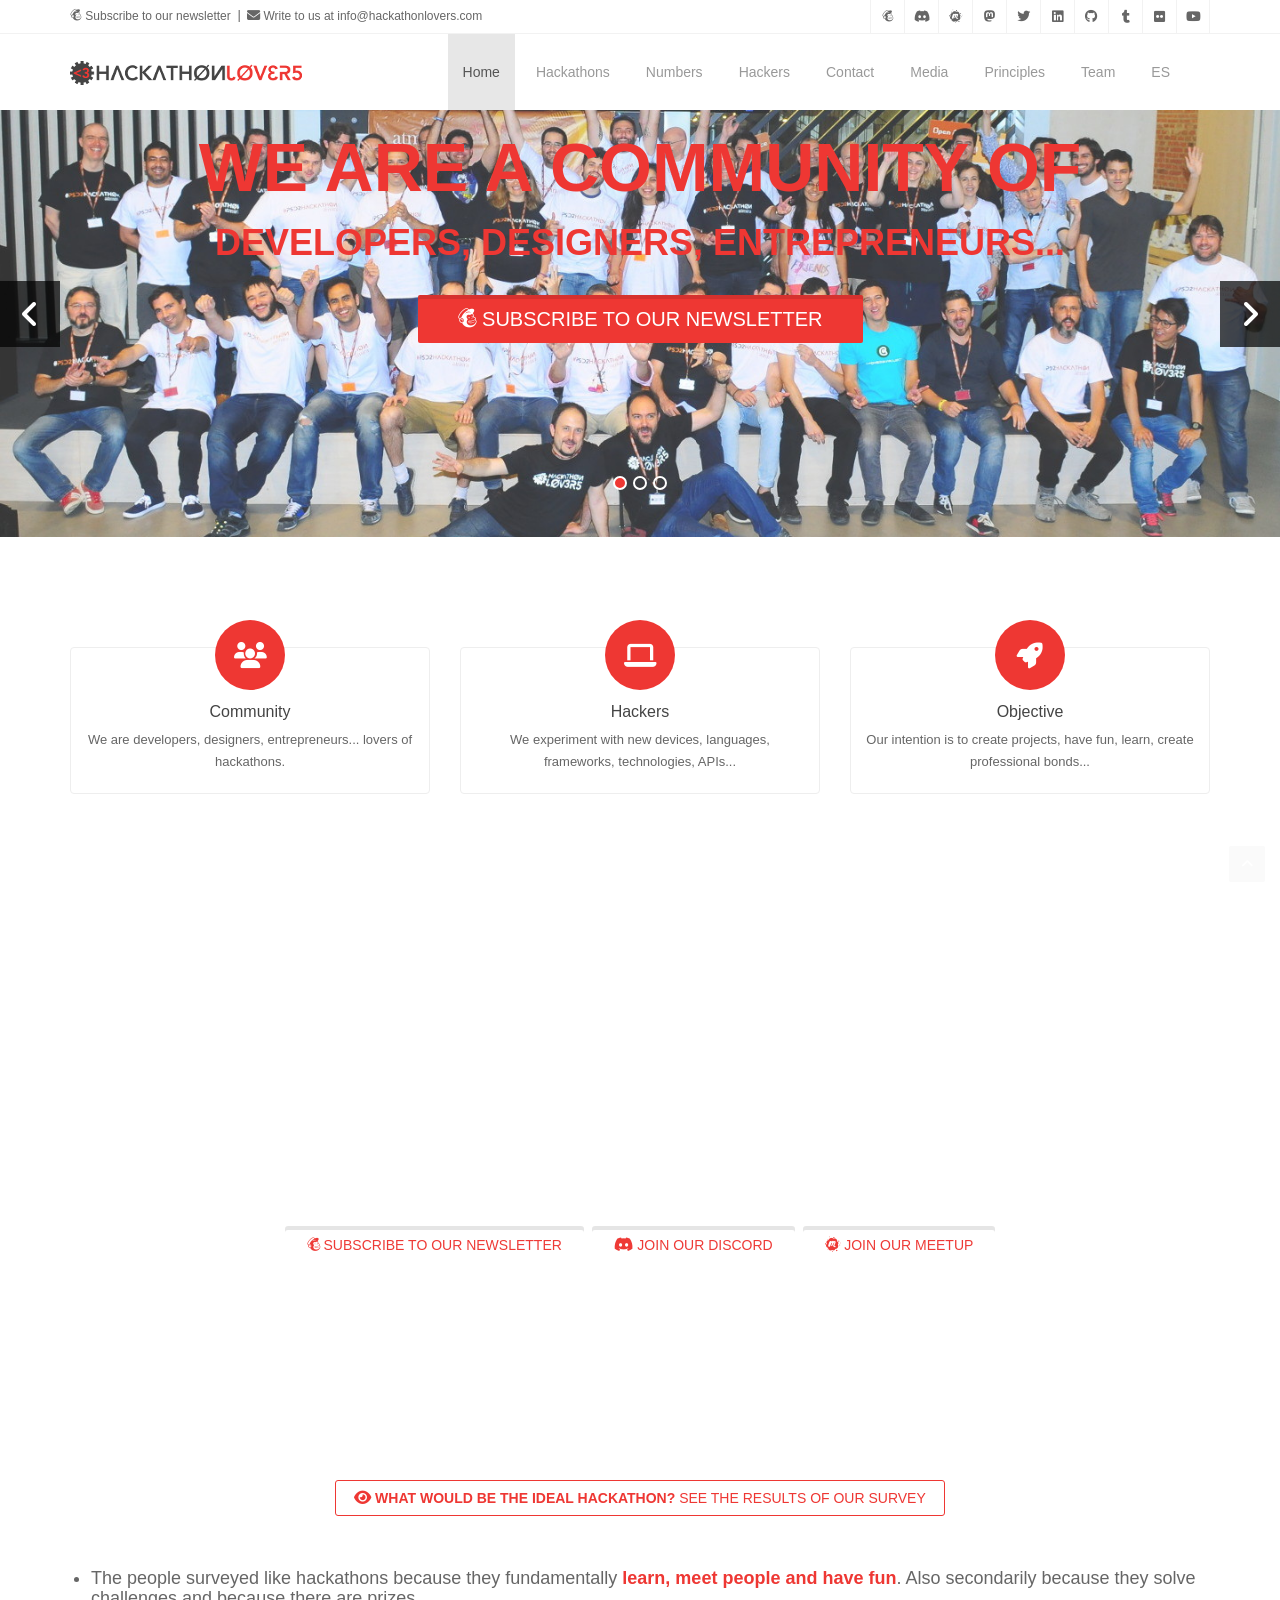
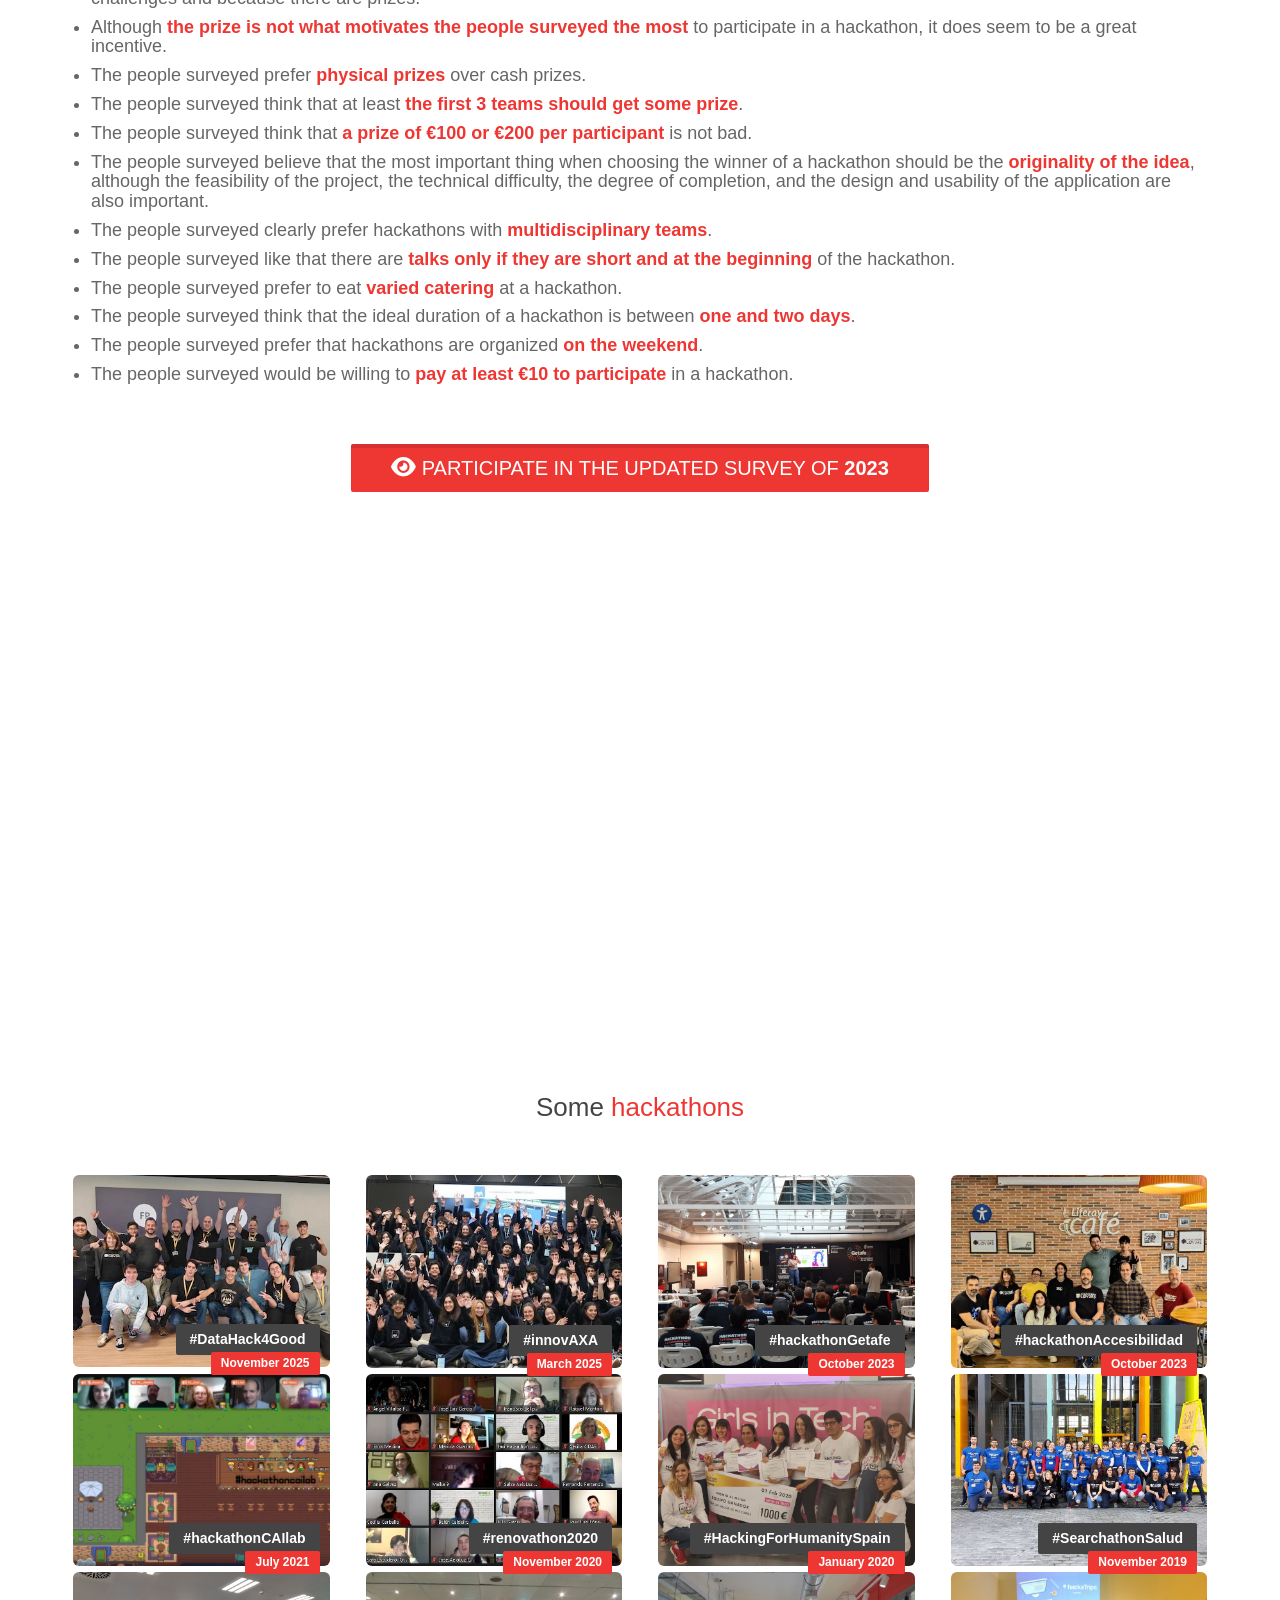
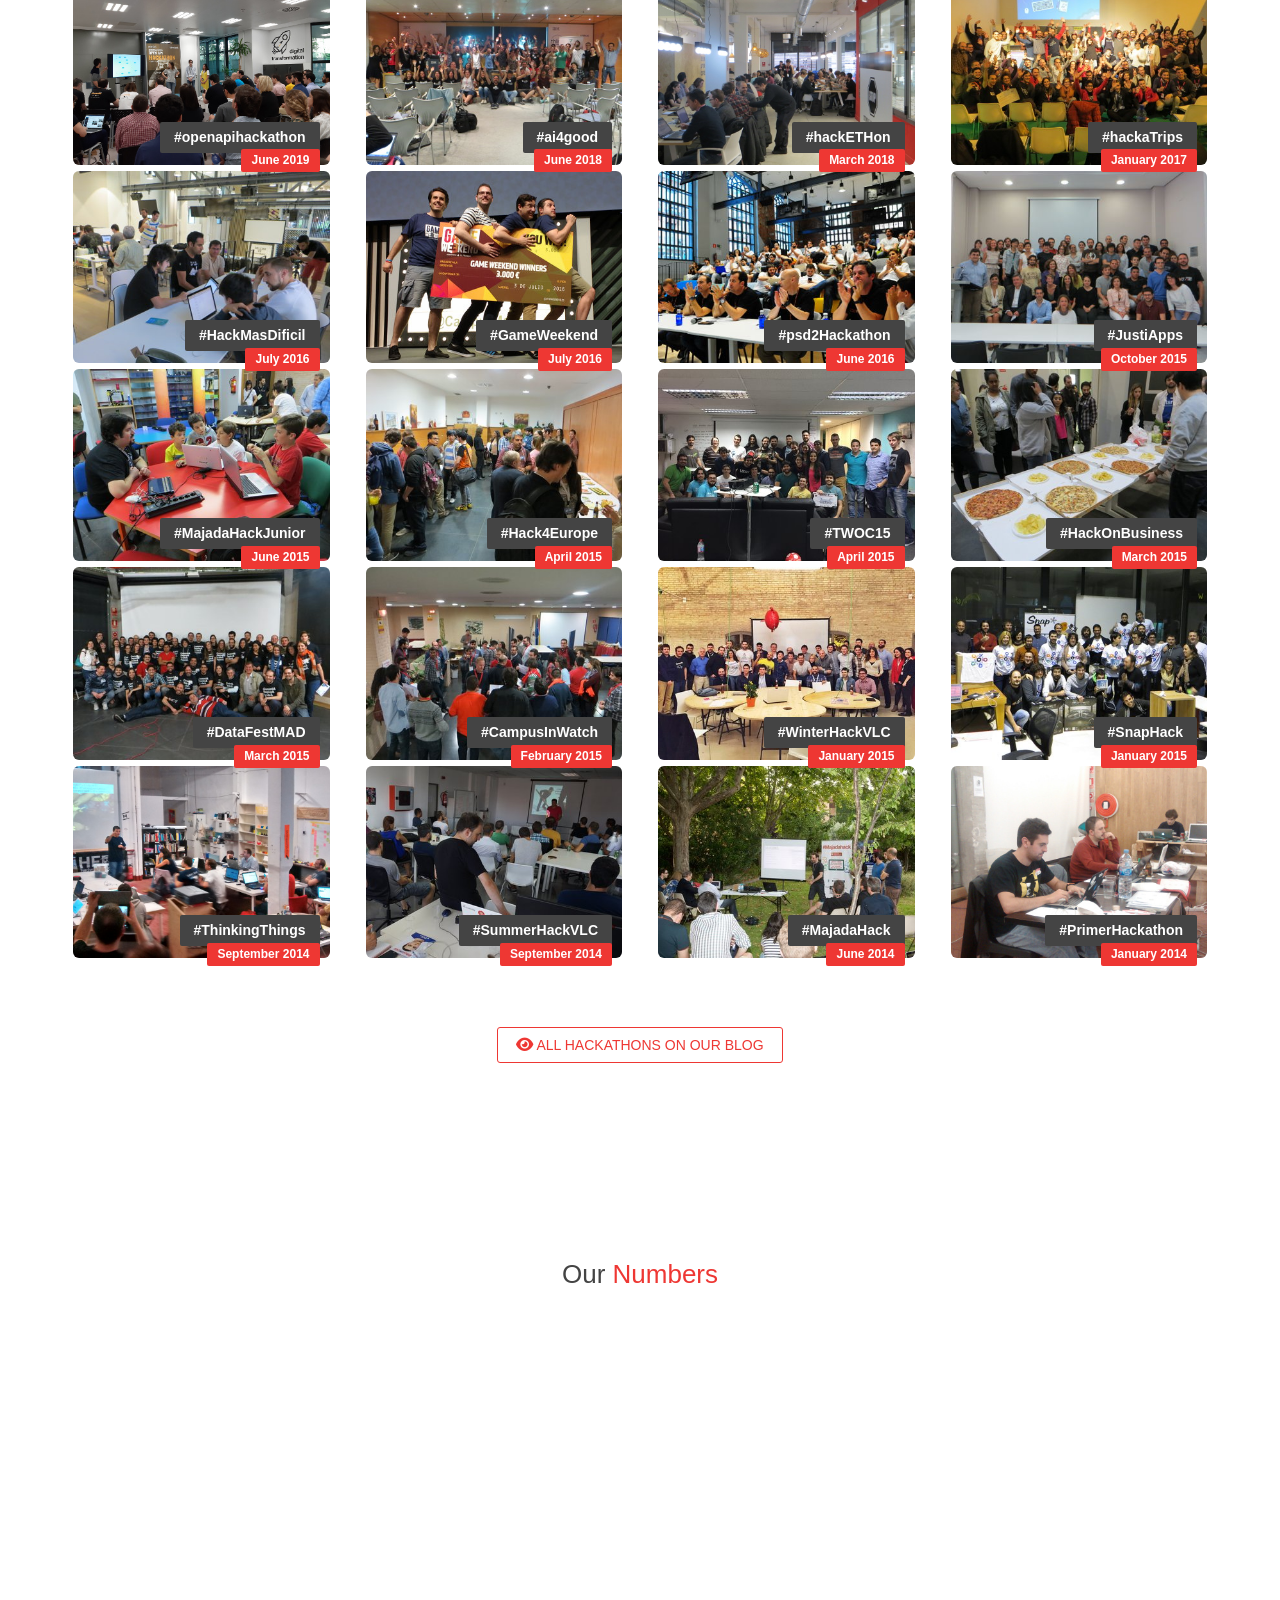
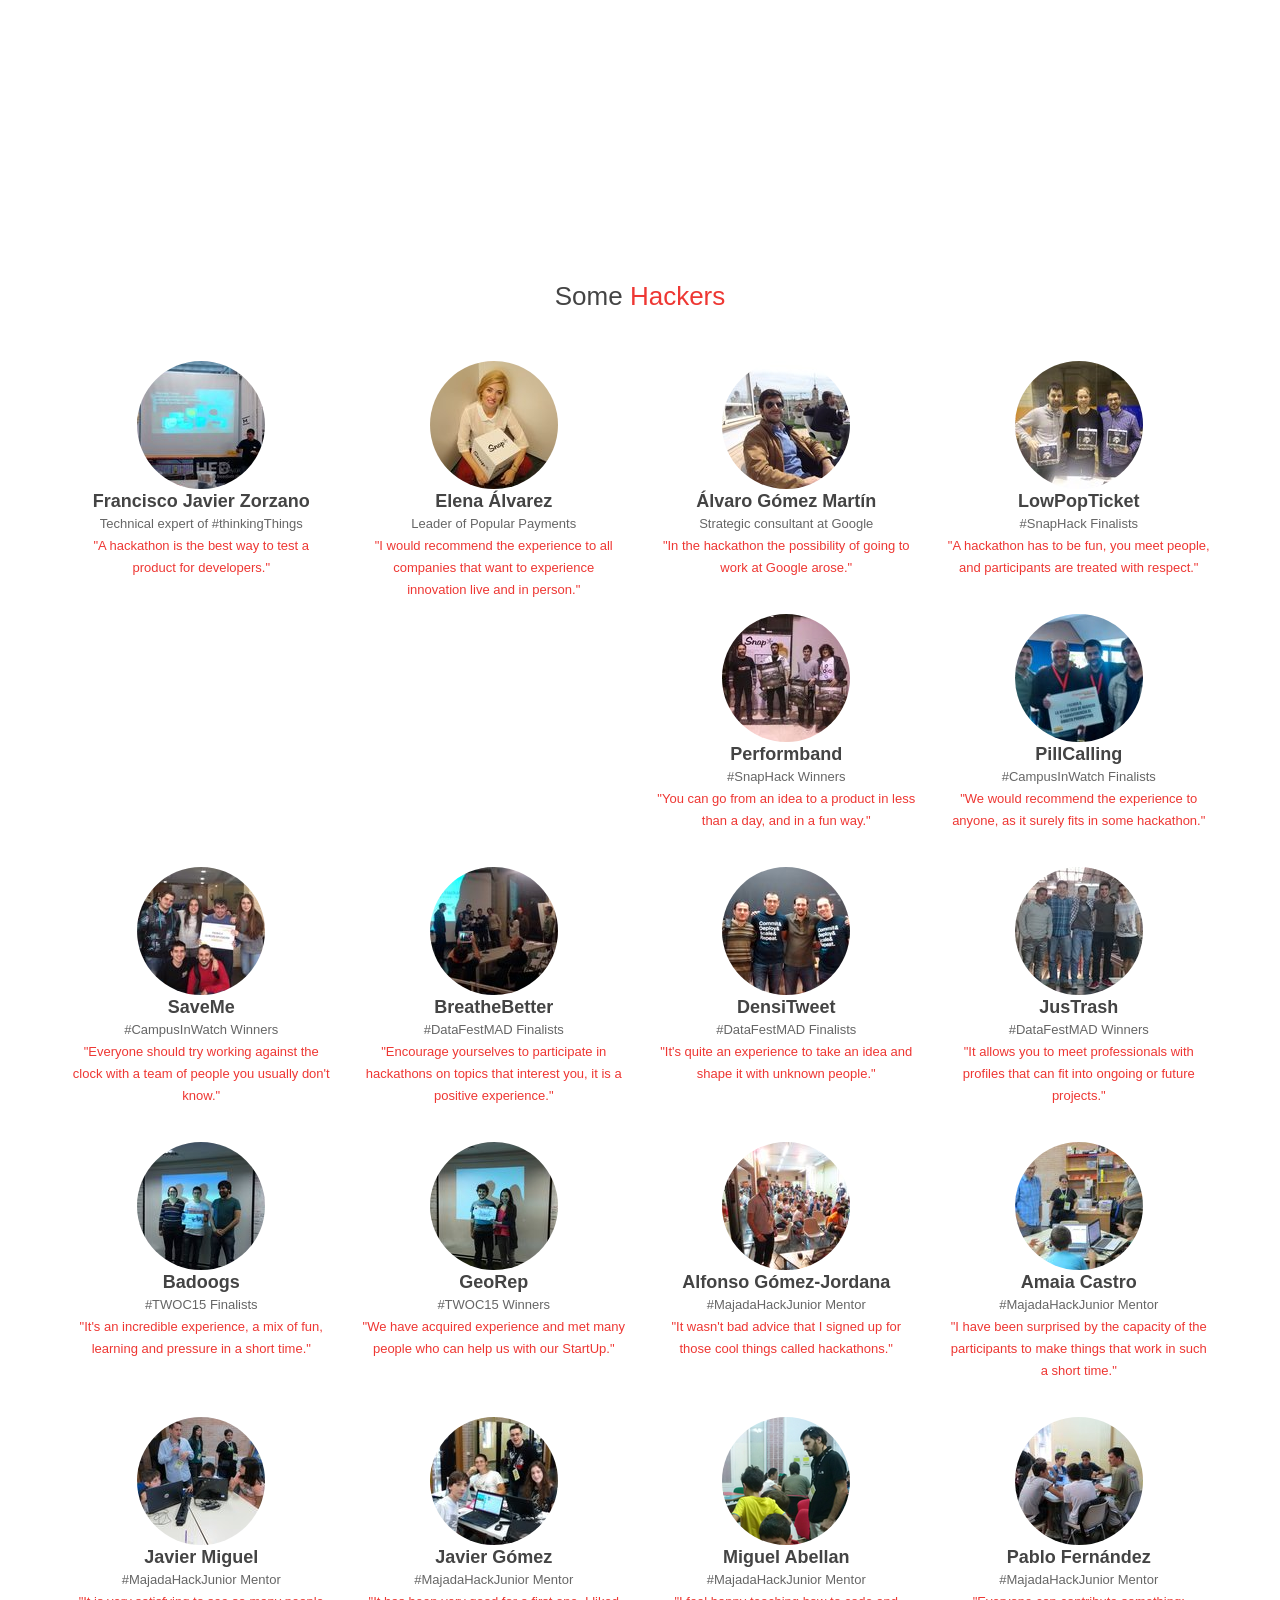
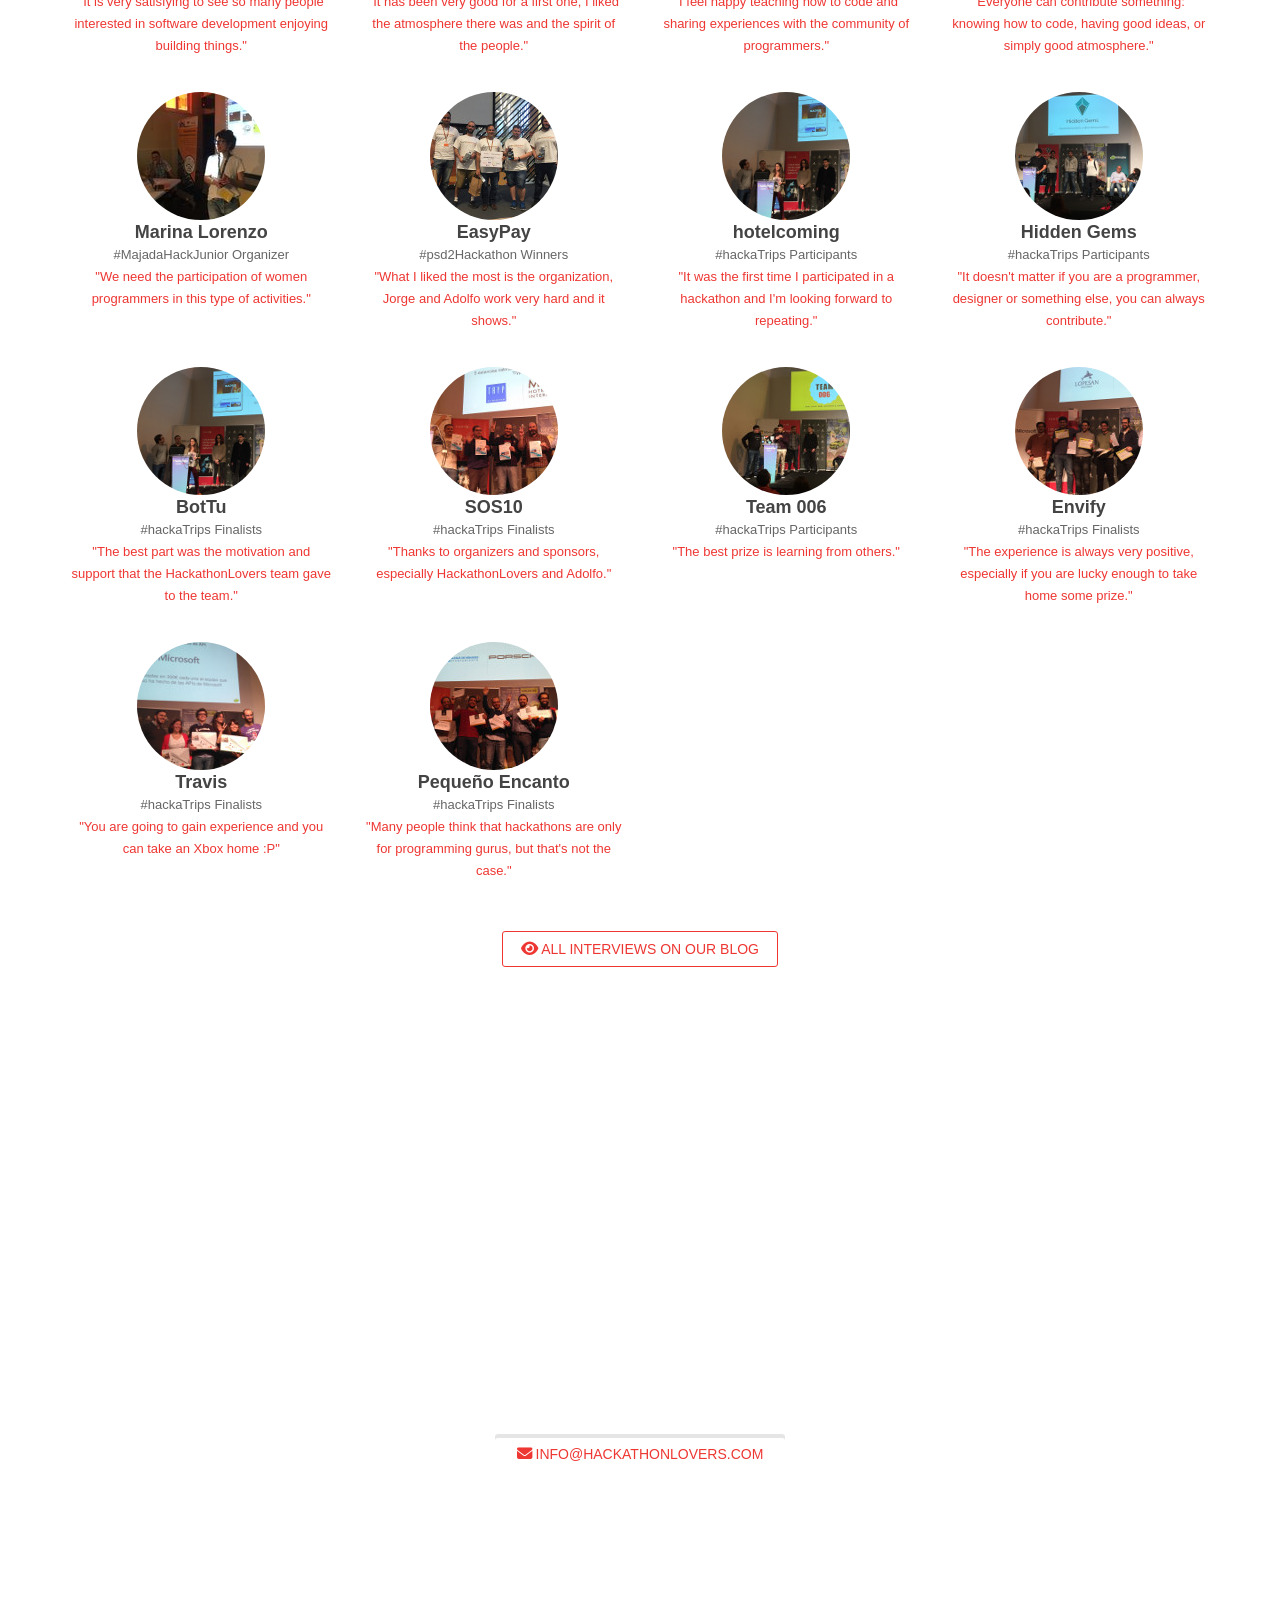
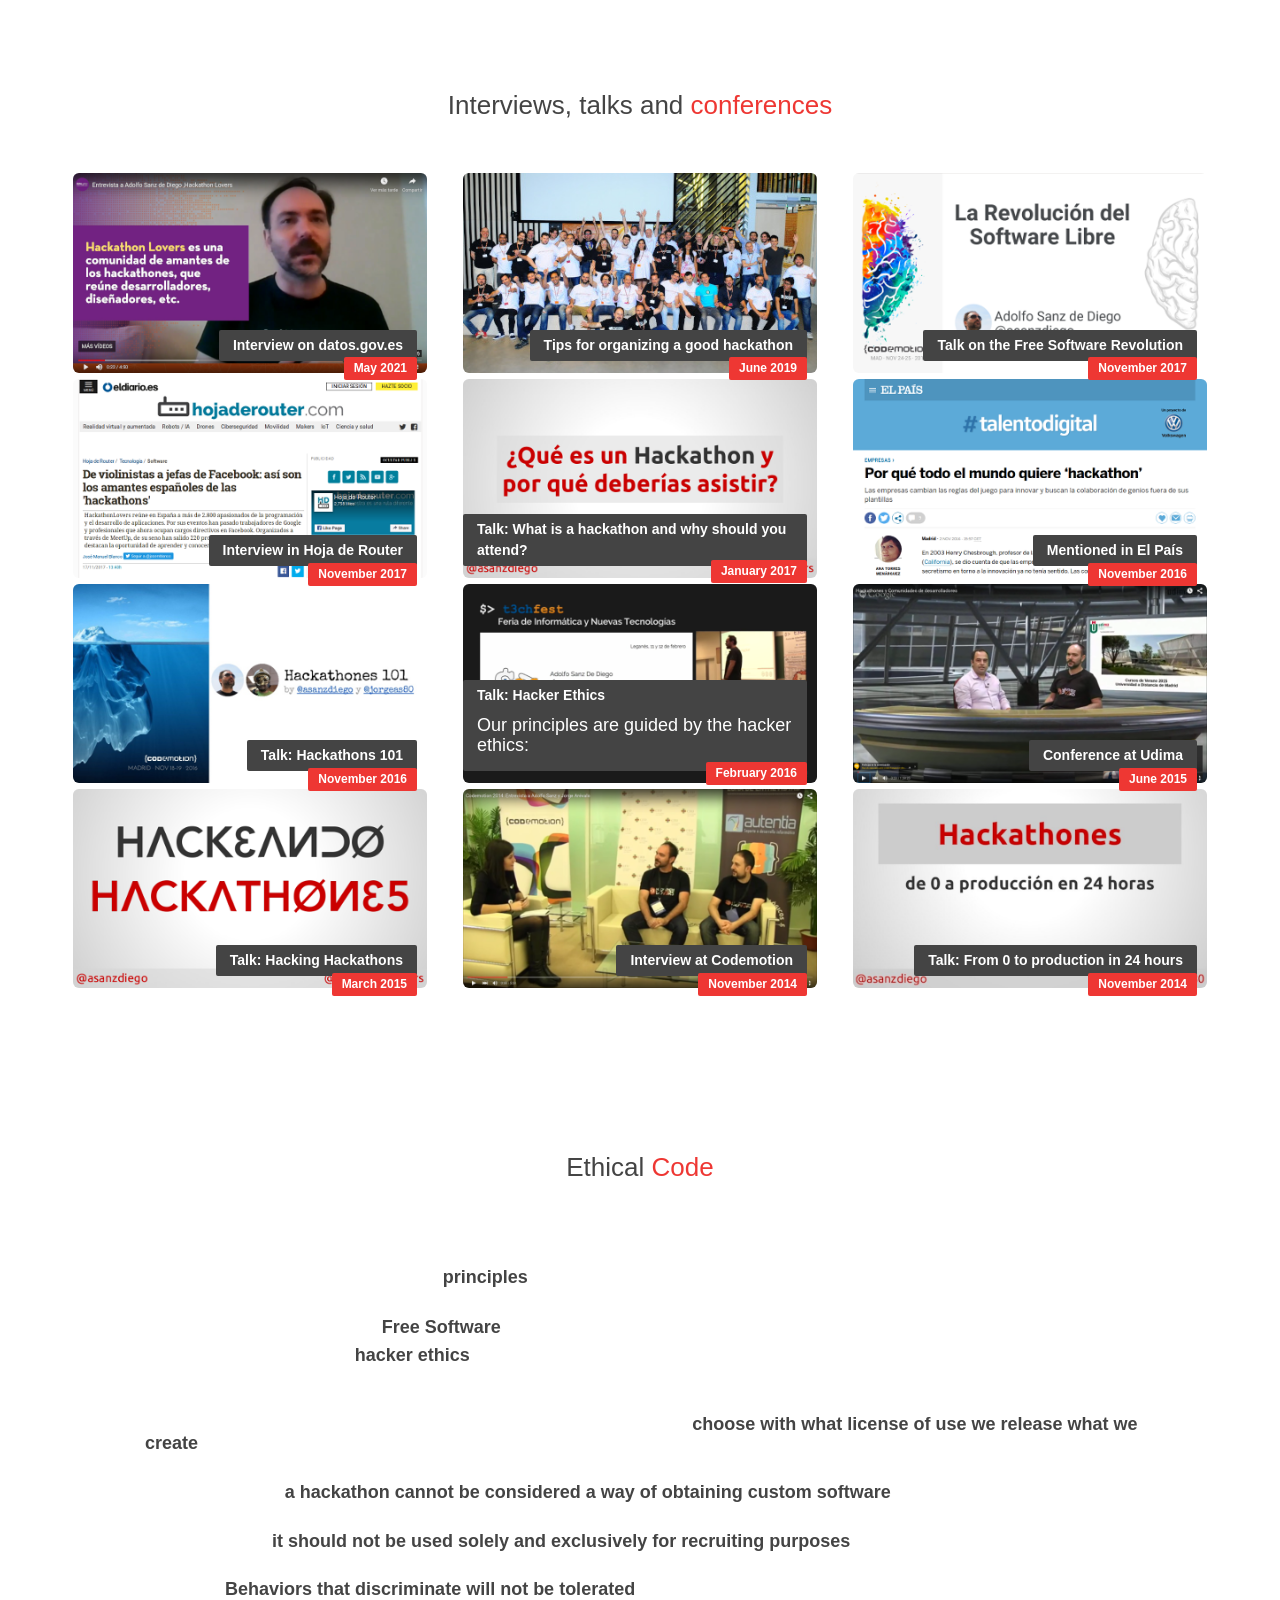
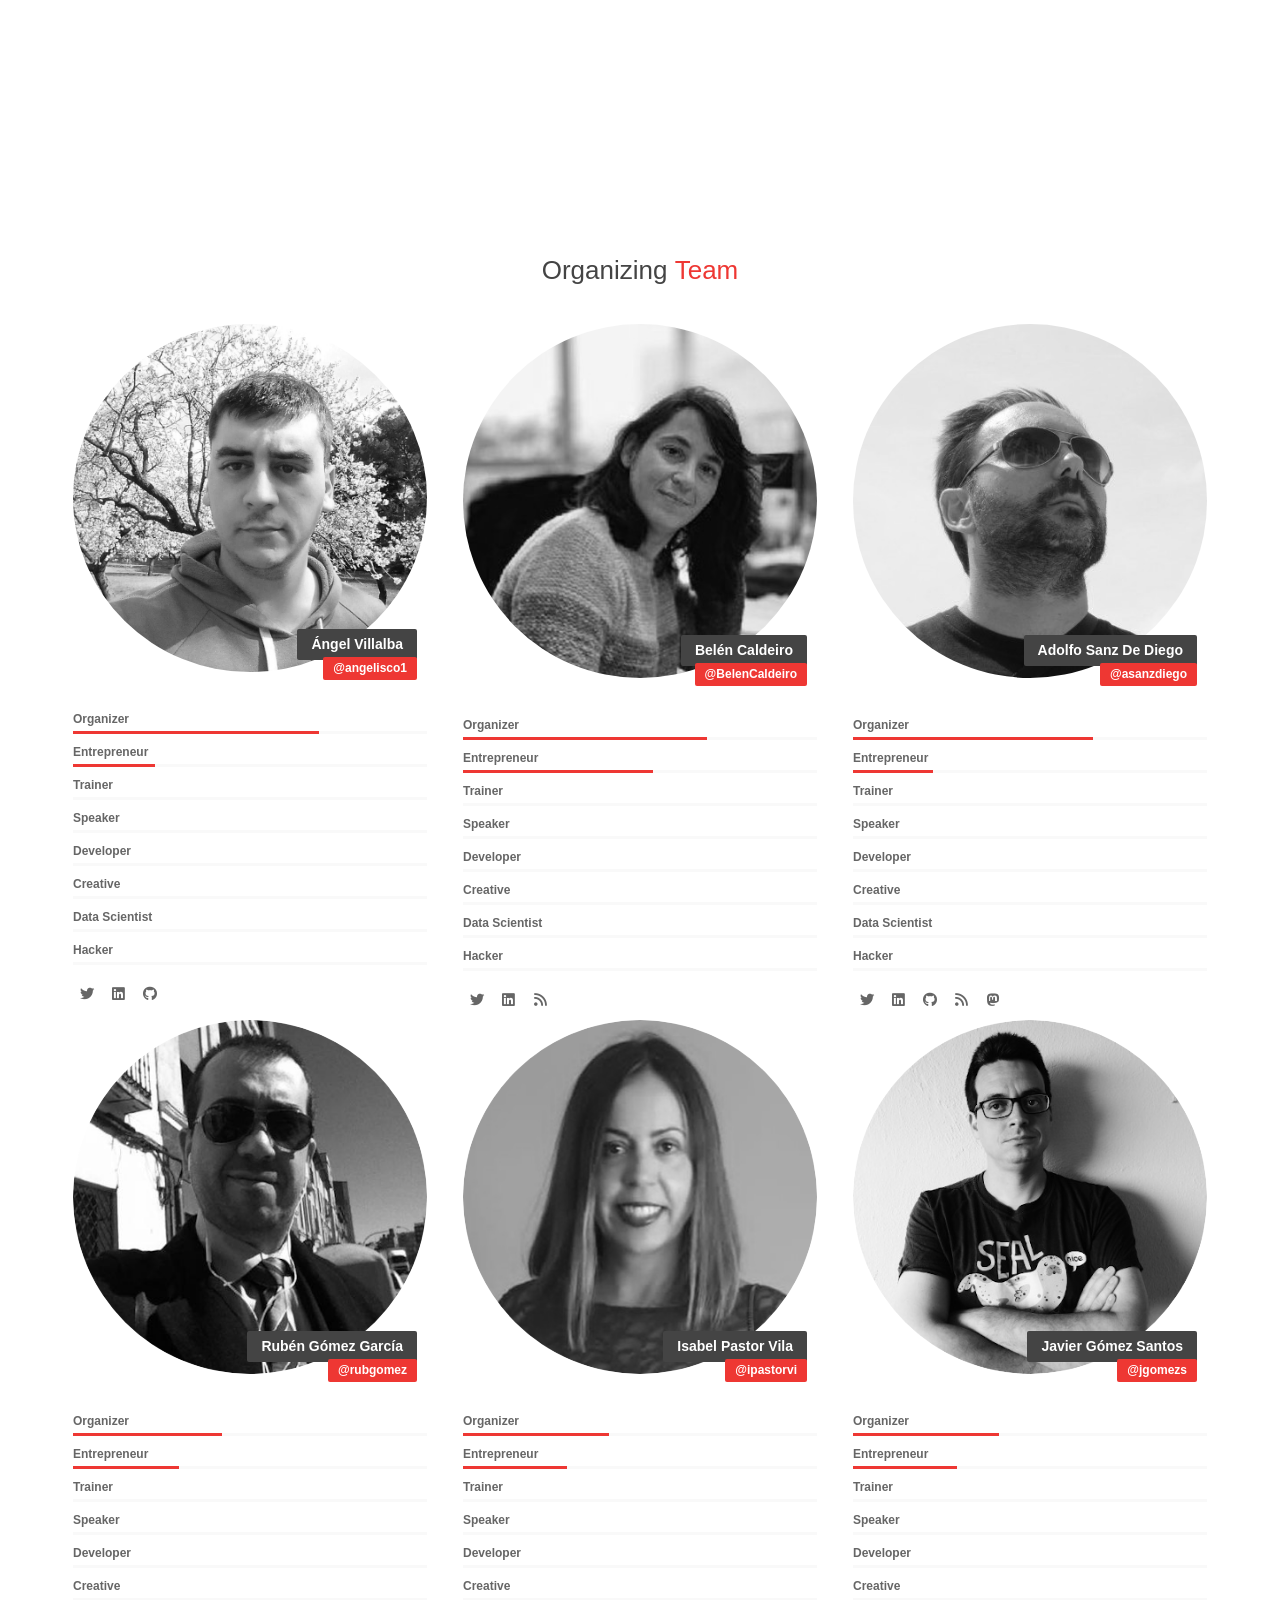
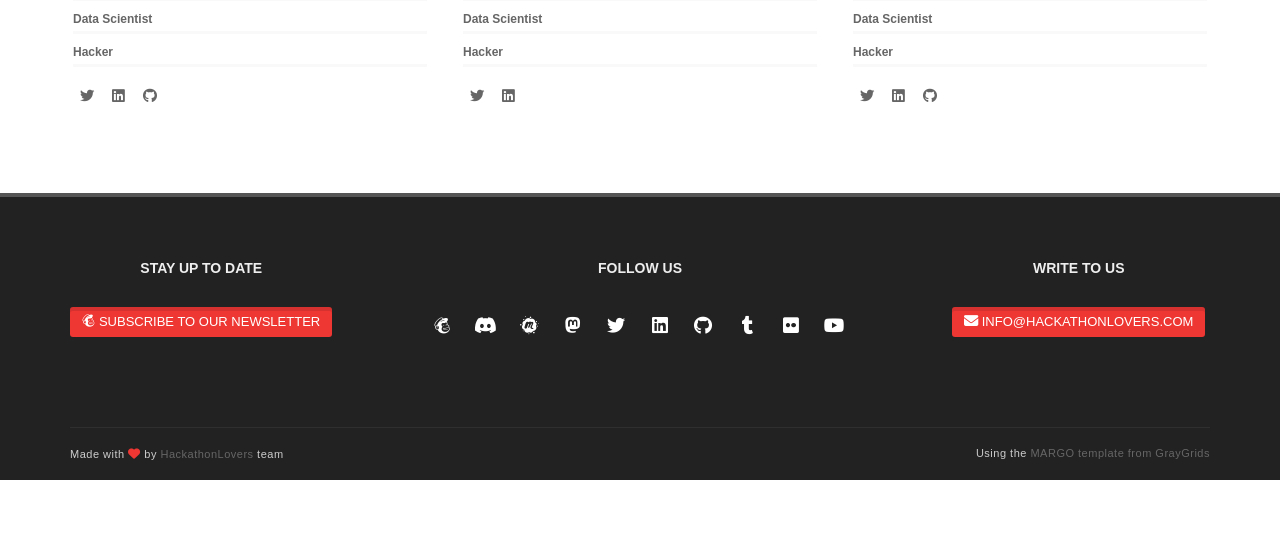
<file: en.html>
<!doctype html>
<!--[if IE 8 ]><html class="ie ie8" lang="en"> <![endif]-->
<!--[if (gte IE 9)|!(IE)]><html lang="en" class="no-js"> <![endif]-->
<html lang="en">

<head>

  <!-- Basic -->
  <title>Hackathon Lovers: community of developers, designers, entrepreneurs... lovers of hackathons.
  </title>

  <!-- Define Charset -->
  <meta charset="utf-8">

  <!-- Responsive Metatag -->
  <meta name="viewport" content="width=device-width, initial-scale=1">

  <!-- Page Description and Author -->
  <meta name="description"
    content="Hackathon Lovers is a community of developers, designers, entrepreneurs... lovers of hackathons. They experiment with new devices, languages, frameworks, technologies, platforms, APIs... with the intention of creating projects, having fun, learning, creating bonds with other professionals...">
  <meta name="author" content="Hackalovers Team">

  <!-- CSS Minimized  -->
  <link rel="stylesheet" href="./v4.0/css/minimize.css" type="text/css" media="screen">

  <!-- JS Minimized  -->
  <script type="text/javascript" src="./v4.0/js/minimize.js"></script>

  <!--[if IE 8]><script src="http://html5shiv.googlecode.com/svn/trunk/html5.js"></script><![endif]-->
  <!--[if lt IE 9]><script src="http://html5shiv.googlecode.com/svn/trunk/html5.js"></script><![endif]-->

  <link rel="shortcut icon" href="./v4.0/images/logo/hackathon-lovers-icon-200.png">
</head>

<body id="inicio" data-spy="scroll" data-target=".navbar">

  <!-- Full Body Container -->
  <div id="container">


    <!-- Start Header Section -->
    <div class="hidden-header"></div>
    <header class="clearfix">

      <!-- Start Top Bar -->
      <div class="top-bar">
        <div class="container">
          <div class="row">
            <div class="col-md-7">
              <!-- Start Contact Info -->
              <ul class="contact-details">
                <li>
                  <a href="https://mailchi.mp/821eae6fb30a/hackathonlovers">
                    <i class="fa-brands fa-mailchimp"></i> Subscribe to our newsletter</a>
                </li>
                <li>
                  <a href="mailto:info@hackathonlovers.com">
                    <i class="fa-solid fa-envelope"></i> Write to us at info@hackathonlovers.com</a>
                </li>
              </ul>
              <!-- End Contact Info -->
            </div>
            <!-- .col-md-6 -->
            <div class="col-md-5">
              <!-- Start Social Links -->
              <ul class="social-list">
                <li>
                  <a class="mailchimp itl-tooltip" data-placement="bottom" title="mailchimp"
                    href="https://mailchi.mp/821eae6fb30a/hackathonlovers">
                    <i class="fa-brands fa-mailchimp"></i>
                    <span class="sr-only sr-only-focusable">Mailchimp</span>
                  </a>
                </li>
                <li>
                  <a class="discord itl-tooltip" data-placement="bottom" title="discord"
                    href="https://discord.gg/QRN2epZVDB">
                    <i class="fa-brands fa-discord"></i>
                    <span class="sr-only sr-only-focusable">Discord</span>
                  </a>
                </li>
                <li>
                  <a class="meetup itl-tooltip" data-placement="bottom" title="meetup"
                    href="https://www.meetup.com/Hackathon-Lovers/">
                    <i class="fa-brands fa-meetup"></i>
                    <span class="sr-only sr-only-focusable">Meetup</span>
                  </a>
                </li>
                <li>
                  <a class="mastodon itl-tooltip" data-placement="bottom" title="Mastodon"
                    href="https://mastodon.social/@hackathonlovers">
                    <i class="fa-brands fa-mastodon"></i>
                    <span class="sr-only sr-only-focusable">Mastodon</span>
                  </a>
                </li>
                <li>
                  <a class="twitter itl-tooltip" data-placement="bottom" title="Twitter"
                    href="http://twitter.com/HackathonLovers">
                    <i class="fa-brands fa-twitter"></i>
                    <span class="sr-only sr-only-focusable">Twitter</span>
                  </a>
                </li>
                <li>
                  <a class="linkedin itl-tooltip" data-placement="bottom" title="LinkedIn"
                    href="http://linkedin.com/groups/Hackathon-Lovers-6510465">
                    <i class="fa-brands fa-linkedin"></i>
                    <span class="sr-only sr-only-focusable">LinkedIn</span>
                  </a>
                </li>
                <li>
                  <a class="github itl-tooltip" data-placement="bottom" title="Github"
                    href="http://github.com/hackathonlovers">
                    <i class="fa-brands fa-github"></i>
                    <span class="sr-only sr-only-focusable">Github</span>
                  </a>
                </li>
                <li>
                  <a class="tumblr itl-tooltip" data-placement="bottom" title="Tumblr"
                    href="http://hackathonlovers.tumblr.com/">
                    <i class="fa-brands fa-tumblr"></i>
                    <span class="sr-only sr-only-focusable">Tumblr</span>
                  </a>
                </li>
                <li>
                  <a class="flickr itl-tooltip" data-placement="bottom" title="Flickr"
                    href="http://flickr.com/photos/114271676@N05/sets/">
                    <i class="fa-brands fa-flickr"></i>
                    <span class="sr-only sr-only-focusable">Flickr</span>
                  </a>
                </li>
                <li>
                  <a class="youtube itl-tooltip" data-placement="bottom" title="YouTube"
                    href="http://youtube.com/channel/UCRwSe7jK-y62BMvIiNBV1qw">
                    <i class="fa-brands fa-youtube"></i>
                    <span class="sr-only sr-only-focusable">YouTube</span>
                  </a>
                </li>
              </ul>
              <!-- End Social Links -->
            </div>
            <!-- .col-md-6 -->
          </div>
          <!-- .row -->
        </div>
        <!-- .container -->
      </div>
      <!-- .top-bar -->
      <!-- End Top Bar -->


      <!-- Start  Logo & Naviagtion  -->
      <div class="navbar navbar-default navbar-top">
        <div class="container">
          <div class="navbar-header">
            <!-- Stat Toggle Nav Link For Mobiles -->
            <button type="button" class="navbar-toggle" data-toggle="collapse" data-target=".navbar-collapse">
              <i class="fa-solid fa-bars"></i>
              <span class="sr-only sr-only-focusable">Menu</span>
            </button>
            <!-- End Toggle Nav Link For Mobiles -->
            <a class="navbar-brand" href="https://hackathonlovers.com">
              <img alt="HackathonLovers" src="./v4.0/images/logo/logo-hackathon-lovers-alargado-bis-232x24.png">
            </a>
          </div>
          <div class="navbar-collapse collapse">
            <!-- Start Navigation List -->
            <ul class="nav navbar-nav navbar-right">
              <li>
                <a href="#inicio">Home</a>
              </li>
              <li>
                <a href="#hackathones">Hackathons</a>
              </li>
              <li>
                <a href="#numeros">Numbers</a>
              </li>
              <li>
                <a href="#hackers">Hackers</a>
              </li>
              <li>
                <a href="#contacto">Contact</a>
              </li>
              <li>
                <a href="#media">Media</a>
              </li>
              <li>
                <a href="#principios">Principles</a>
              </li>
              <li>
                <a href="#equipo">Team</a>
              </li>
              <li>
                <a href="index.html">ES</a>
              </li>
            </ul>
            <!-- End Navigation List -->
          </div>
        </div>
      </div>
      <!-- End Header Logo & Naviagtion -->

    </header>
    <!-- End Header Section -->



    <!-- Start Home Page Slider -->
    <section id="presentacion">
      <!-- Carousel -->
      <div id="main-slide" class="carousel slide" data-ride="carousel">

        <!-- Indicators -->
        <ol class="carousel-indicators">
          <li data-target="#main-slide" data-slide-to="0" class="active"></li>
          <li data-target="#main-slide" data-slide-to="1"></li>
          <li data-target="#main-slide" data-slide-to="2"></li>
        </ol>
        <!--/ Indicators end-->

        <!-- Carousel inner -->
        <div class="carousel-inner uppercase">
          <div class="item active">
            <img class="img-responsive" alt="Hackers del hackathon ThinkingThings"
              src="./v4.0/images/hackathones/3x1/1440/13-psd2hackathon-01-3x1-1440-white.jpg">
            <div class="slider-content">
              <div class="col-md-12 text-center">
                <h2 class="red visible-lg">
                  <strong>We are a community of</strong>
                </h2>
                <h3 class="red">
                  <strong>developers, designers, entrepreneurs...</strong>
                </h3>
                <p>
                  <a class="slider btn btn-system btn-large" href="https://mailchi.mp/821eae6fb30a/hackathonlovers">
                    <i class="fa-brands fa-mailchimp"></i> Subscribe to our newsletter</a>
                </p>
              </div>
            </div>
          </div>
          <!--/ Carousel item end -->
          <div class="item">
            <img class="img-responsive" alt="Hackers del hackathon DataFestMAD"
              src="./v4.0/images/hackathones/3x1/1440/13-psd2hackathon-03-3x1-1440-white.jpg">
            <div class="slider-content">
              <div class="col-md-12 text-center">
                <h2 class="red visible-lg">
                  <strong>We like to experiment with</strong>
                </h2>
                <h3 class="red">
                  <strong>devices, technologies, APIs...</strong>
                </h3>
                <p>
                  <a class="slider btn btn-system btn-large" href="https://discord.gg/QRN2epZVDB">
                    <i class="fa-brands fa-discord"></i> Join our Discord</a>
                </p>
              </div>
            </div>
          </div>
          <!--/ Carousel item end -->
          <div class="item">
            <img class="img-responsive" alt="Hackers de nuestro primer hackathon"
              src="./v4.0/images/hackathones/3x1/1440/08-datafestmad-01-3x1-1440-white.jpg">
            <div class="slider-content">
              <div class="col-md-12 text-center">
                <h2 class="red visible-lg">
                  <strong>Our main objective is</strong>
                </h2>
                <h3 class="red">
                  <strong>having fun, learning, creating professional bonds...</strong>
                </h3>
                <p>
                  <a class="slider btn btn-system btn-large" href="http://www.meetup.com/Hackathon-Lovers/">
                    <i class="fa-brands fa-meetup"></i> Join our Meetup</a>
                </p>
              </div>
            </div>
          </div>
          <!--/ Carousel item end -->
        </div>
        <!-- Carousel inner end-->

        <!-- Controls -->
        <a class="left carousel-control" href="#main-slide" data-slide="prev">
          <i class="fa-solid fa-angle-left"></i>
          <span class="sr-only sr-only-focusable">left</span>
        </a>
        <a class="right carousel-control" href="#main-slide" data-slide="next">
          <i class="fa-solid fa-angle-right"></i>
          <span class="sr-only sr-only-focusable">right</span>
        </a>
      </div>
      <!-- /carousel -->
    </section>
    <!-- End Home Page Slider -->


    <!-- Start Description Section -->
    <div class="section service">
      <div class="container">
        <div class="row">

          <!-- Start Service Icon 1 -->
          <div class="col-md-4 col-sm-4 service-box service-center">
            <div class="service-boxed">
              <div class="service-icon" style="margin-top:-25px;">
                <i class="fa-solid fa-users icon-medium-effect icon-effect-0"></i>
              </div>
              <div class="service-content">
                <h4>Community</h4>
                <p>We are developers, designers, entrepreneurs... lovers of hackathons.</p>
              </div>
            </div>
          </div>
          <!-- End Service Icon 1 -->

          <!-- Start Service Icon 2 -->
          <div class="col-md-4 col-sm-4 service-box service-center">
            <div class="service-boxed">
              <div class="service-icon" style="margin-top:-25px;">
                <i class="fa-solid fa-laptop icon-medium-effect icon-effect-0"></i>
              </div>
              <div class="service-content">
                <h4>Hackers</h4>
                <p>We experiment with new devices, languages, frameworks, technologies, APIs...</p>
              </div>
            </div>
          </div>
          <!-- End Service Icon 2 -->

          <!-- Start Service Icon 3 -->
          <div class="col-md-4 col-sm-4 service-box service-center">
            <div class="service-boxed">
              <div class="service-icon" style="margin-top:-25px;">
                <i class="fa-solid fa-rocket icon-medium-effect icon-effect-0"></i>
              </div>
              <div class="service-content">
                <h4>Objective</h4>
                <p>Our intention is to create projects, have fun, learn, create professional bonds...</p>
              </div>
            </div>
          </div>
          <!-- End Service Icon 3 -->

        </div>
        <!-- .row -->

        <!--p class="text-center">
          <a class="slider btn btn-system btn-large" href="https://hackathonlovers.com/hackaccesibilidad/">
            <i class="fa-solid fa-eye"></i> Apuntate a nuestro siguiente hackathon
            <strong>#hackAccesibilidad</strong>
          </a>
        </p-->

      </div>
      <!-- .container -->
    </div>
    <!-- End Description Section -->


    <!-- Start Banner Section -->
    <div id="unete" class="section unete">
      <div class="container">

        <!-- Start Video Section Content -->
        <div class="section-video-content text-center uppercase">

          <!-- Start Animations Text -->
          <p class="fittext wite-text tlt">
            <span class="texts">
              <span>Develop</span>
              <span>Experiment</span>
              <span>Have fun</span>
              <span>Connect</span>
              <span>Learn</span>
            </span>
            with us
            <br />
            <strong>you won't regret it</strong>
          </p>
          <!-- End Animations Text -->

          <!-- Start Buttons -->

          <a class="slider btn-system btn-large btn-wite" href="https://mailchi.mp/821eae6fb30a/hackathonlovers">
            <i class="fa-brands fa-mailchimp"></i> Subscribe to our newsletter</a>

          <a class="slider btn-system btn-large btn-wite" href="https://discord.gg/QRN2epZVDB">
            <i class="fa-brands fa-discord"></i> Join our Discord</a>

          <a class="slider btn-system btn-large btn-wite" href="http://www.meetup.com/Hackathon-Lovers/">
            <i class="fa-brands fa-meetup"></i> Join our Meetup</a>

        </div>
        <!-- End Section Content -->

      </div>
      <!-- .container -->
    </div>
    <!-- End Banner Section -->


    <!-- Start Description Section -->
    <div id="hackathon-ideal" class="section service">
      <div class="container">
        <div class="row">

          <!-- Button in Center -->
          <p class="text-center">
            <a href="http://hackathonlovers.tumblr.com/post/147390949633/cómo-sería-el-hackathon-ideal"
              class="btn-system btn-medium border-btn">
              <i class="fa-solid fa-eye"></i>
              <strong>What would be the ideal hackathon?</strong> See the results of our survey</a>
          </p>

          <ul class="h4" style="list-style-type: disc; padding: 1em 1em 0em 2em;">
            <li style="padding-bottom: 0.5em;">The people surveyed like hackathons because they fundamentally
              <strong style="color: #ee3733;">learn, meet people and have fun</strong>. Also secondarily
              because they solve challenges and because there are prizes.
            </li>
            <li style="padding-bottom: 0.5em;">Although
              <strong style="color: #ee3733;">the prize is not what motivates the people surveyed the most</strong> to
              participate in a hackathon, it does seem to be a great incentive.
            </li>
            <li style="padding-bottom: 0.5em;">The people surveyed prefer
              <strong style="color: #ee3733;">physical prizes</strong> over cash prizes.
            </li>
            <li style="padding-bottom: 0.5em;">The people surveyed think that at least
              <strong style="color: #ee3733;">the first 3 teams should get some prize</strong>.
            </li>
            <li style="padding-bottom: 0.5em;">The people surveyed think that
              <strong style="color: #ee3733;">a prize of €100 or €200 per participant</strong> is not bad.
            </li>
            <li style="padding-bottom: 0.5em;">The people surveyed believe that the most important thing when choosing the
              winner of a hackathon should be the
              <strong style="color: #ee3733;">originality of the idea</strong>, although the feasibility of the project, the technical difficulty, the degree of completion, and the design and usability of the application are also important.
            </li>
            <li style="padding-bottom: 0.5em;">The people surveyed clearly prefer hackathons with
              <strong style="color: #ee3733;">multidisciplinary teams</strong>.
            </li>
            <li style="padding-bottom: 0.5em;">The people surveyed like that there are
              <strong style="color: #ee3733;">talks only if they are short and at the beginning</strong> of the hackathon.
            </li>
            <li style="padding-bottom: 0.5em;">The people surveyed prefer to eat
              <strong style="color: #ee3733;">varied catering</strong> at a hackathon.
            </li>
            <li style="padding-bottom: 0.5em;">The people surveyed think that the ideal duration of a hackathon is
              between
              <strong style="color: #ee3733;">one and two days</strong>.
            </li>
            <li style="padding-bottom: 0.5em;">The people surveyed prefer that hackathons are organized
              <strong style="color: #ee3733;">on the weekend</strong>.
            </li>
            <li style="padding-bottom: 0.5em;">The people surveyed would be willing to
              <strong style="color: #ee3733;">pay at least €10 to participate</strong> in a hackathon.
            </li>
          </ul>

          <p class="text-center">
            <a class="slider btn btn-system btn-large" href="https://bit.ly/encuesta-hl-web">
              <i class="fa-solid fa-eye"></i> Participate in the updated survey of <strong>2023</strong>
            </a>
          </p>

          <!-- Divider -->
          <div class="hr1" style="margin-bottom: 4em;"></div>

        </div>
        <!-- .container -->
      </div>
      <!-- End Description Section -->


      <!-- Start Banner Section -->
      <div id="siguenos" class="section siguenos">
        <div class="container">

          <!-- Start Video Section Content -->
          <div class="section-video-content text-center uppercase">

            <p class="fittext wite-text tlt">
              <span class="texts">
                <strong>Follow us</strong>
              </span>
              on
              <br />
              <strong>our social networks</strong>
            </p>

            <div class="social-widget" style="font-size: 2rem;">
              <ul class="social-icons">
                <li>
                  <a class="mailchimp itl-tooltip" data-placement="bottom" title="mailchimp"
                    href="https://mailchi.mp/821eae6fb30a/hackathonlovers">
                    <i class="fa-brands fa-mailchimp"></i>
                    <span class="sr-only sr-only-focusable">Mailchimp</span>
                  </a>
                </li>
                <li>
                  <a class="discord itl-tooltip" data-placement="bottom" title="discord"
                    href="https://discord.gg/QRN2epZVDB">
                    <i class="fa-brands fa-discord"></i>
                    <span class="sr-only sr-only-focusable">Discord</span>
                  </a>
                </li>
                <li>
                  <a class="meetup itl-tooltip" data-placement="bottom" title="meetup"
                    href="https://www.meetup.com/Hackathon-Lovers/">
                    <i class="fa-brands fa-meetup"></i>
                    <span class="sr-only sr-only-focusable">Meetup</span>
                  </a>
                </li>
                <li>
                  <a class="mastodon itl-tooltip" data-placement="bottom" title="Mastodon"
                    href="https://mastodon.social/@hackathonlovers">
                    <i class="fa-brands fa-mastodon"></i>
                    <span class="sr-only sr-only-focusable">Mastodon</span>
                  </a>
                </li>
                <li>
                  <a class="twitter itl-tooltip" data-placement="bottom" title="Twitter"
                    href="http://twitter.com/HackathonLovers">
                    <i class="fa-brands fa-twitter"></i>
                    <span class="sr-only sr-only-focusable">Twitter</span>
                  </a>
                </li>

                <li class="clearfix visible-xs-block visible-sm-block visible-md-block"></li>

                <li>
                  <a class="linkedin itl-tooltip" data-placement="bottom" title="LinkedIn"
                    href="http://linkedin.com/groups/Hackathon-Lovers-6510465">
                    <i class="fa-brands fa-linkedin"></i>
                    <span class="sr-only sr-only-focusable">LinkedIn</span>
                  </a>
                </li>
                <li>
                  <a class="github itl-tooltip" data-placement="bottom" title="Github"
                    href="http://github.com/hackathonlovers">
                    <i class="fa-brands fa-github"></i>
                    <span class="sr-only sr-only-focusable">Github</span>
                  </a>
                </li>
                <li>
                  <a class="tumblr itl-tooltip" data-placement="bottom" title="Tumblr"
                    href="http://hackathonlovers.tumblr.com/">
                    <i class="fa-brands fa-tumblr"></i>
                    <span class="sr-only sr-only-focusable">Tumblr</span>
                  </a>
                </li>
                <li>
                  <a class="flickr itl-tooltip" data-placement="bottom" title="Flickr"
                    href="http://flickr.com/photos/114271676@N05/sets/">
                    <i class="fa-brands fa-flickr"></i>
                    <span class="sr-only sr-only-focusable">Flickr</span>
                  </a>
                </li>
                <li>
                  <a class="youtube itl-tooltip" data-placement="bottom" title="Youtube"
                    href="http://youtube.com/channel/UCRwSe7jK-y62BMvIiNBV1qw">
                    <i class="fa-brands fa-youtube"></i>
                    <span class="sr-only sr-only-focusable">YouTube</span>
                  </a>
                </li>
              </ul>
            </div>

          </div>
          <!-- End Section Content -->

        </div>
        <!-- .container -->
      </div>
      <!-- End Banner Section -->


      <!-- Start Hackathon Section -->
      <div id="hackathones" class="section full-width-portfolio"
        style="border-top:0; border-bottom:0; background:#fff;">

        <div class="container">

          <!-- Start Big Heading -->
          <div class="big-title text-center">
            <h1>Some
              <strong class="accent-color">hackathons</strong>
            </h1>
          </div>
          <!-- End Big Heading -->

          <!-- Divider -->
          <div class="hr1" style="margin-bottom: 1em;"></div>

          <!-- Start Recent Hackathon -->
          <div class="row">
            <div class="col-md-3 col-sm-6 col-xs-12">
              <div class="team-member modern">
                <a href="https://hackathonlovers.tumblr.com/post/809046539871961088/retrospectiva-del-hackathon-datahack4good-2025">
                  <div class="member-photo text-left">
                    <img src="./v4.0/images/hackathones/4x3/400/28-datahack4good-02-4x3-400.jpg" class="img-rounded"
                      alt="#DataHack4Good" />
                    <div class="member-name">#DataHack4Good
                      <span>November 2025</span>
                    </div>
                  </div>
                </a>
              </div>
            </div>
            <div class="col-md-3 col-sm-6 col-xs-12">
              <div class="team-member modern">
                <a href="https://hackathonlovers.tumblr.com/post/808909968507011072/retrospectiva-del-hackathon-innovaxa">
                  <div class="member-photo text-left">
                    <img src="./v4.0/images/hackathones/4x3/400/27-innovaxa-02-4x3-400.jpg" class="img-rounded"
                      alt="#innovAXA" />
                    <div class="member-name">#innovAXA
                      <span>March 2025</span>
                    </div>
                  </div>
                </a>
              </div>
            </div>
            <div class="col-md-3 col-sm-6 col-xs-12">
              <div class="team-member modern">
                <a href="https://hackathonlovers.tumblr.com/post/733271072708902912/retrospectiva-del-hackathongetafe2023">
                  <div class="member-photo text-left">
                    <img src="./v4.0/images/hackathones/4x3/400/26-hackathogetafe-4x3-400.jpg" class="img-rounded"
                      alt="#hackathonGetafe" />
                    <div class="member-name">#hackathonGetafe
                      <span>October 2023</span>
                    </div>
                  </div>
                </a>
              </div>
            </div>
            <div class="col-md-3 col-sm-6 col-xs-12">
              <div class="team-member modern">
                <a href="https://hackathonlovers.tumblr.com/post/733176386914811904/retrospectiva-del-hackaccesibilidad">
                  <div class="member-photo text-left">
                    <img src="./v4.0/images/hackathones/4x3/400/25-hacckathonaccesibilidad-4x3-400.jpg" class="img-rounded"
                      alt="#hackathonAccesibilidad" />
                    <div class="member-name">#hackathonAccesibilidad
                      <span>October 2023</span>
                    </div>
                  </div>
                </a>
              </div>
            </div>
            <div class="col-md-3 col-sm-6 col-xs-12">
              <div class="team-member modern">
                <a href="https://www.youtube.com/playlist?list=PL-doHFlcqCN8C1NgEnahGsQFPBilrzW_b">
                  <div class="member-photo text-left">
                    <img src="./v4.0/images/hackathones/4x3/400/24-hackathoncailab-4x3-400.jpg" class="img-rounded"
                      alt="#hackathonCAIlab" />
                    <div class="member-name">#hackathonCAIlab
                      <span>July 2021</span>
                    </div>
                  </div>
                </a>
              </div>
            </div>
            <div class="col-md-3 col-sm-6 col-xs-12">
              <div class="team-member modern">
                <a href="https://www.youtube.com/playlist?list=PL-doHFlcqCN_U-a7EMcAK_4bdBf2yL9Rp">
                  <div class="member-photo text-left">
                    <img src="./v4.0/images/hackathones/4x3/400/23-renovathon-4x3-400.jpg" class="img-rounded"
                      alt="#renovathon" />
                    <div class="member-name">#renovathon2020
                      <span>November 2020</span>
                    </div>
                  </div>
                </a>
              </div>
            </div>
            <div class="col-md-3 col-sm-6 col-xs-12">
              <div class="team-member modern">
                <a href="https://www.youtube.com/playlist?list=PL-doHFlcqCN_N6L4UaIHh6mVI3JmkzF76">
                  <div class="member-photo text-left">
                    <img src="./v4.0/images/hackathones/4x3/400/22-hackingforhumanityspain-02-4x3-400.jpg"
                      class="img-rounded" alt="#HackingForHumanitySpain" />
                    <div class="member-name">#HackingForHumanitySpain
                      <span>January 2020</span>
                    </div>
                  </div>
                </a>
              </div>
            </div>
            <div class="col-md-3 col-sm-6 col-xs-12">
              <div class="team-member modern">
                <a href="https://hackathonlovers.tumblr.com/post/189309500208/retrospectiva-del-searchathonsalud">
                  <div class="member-photo text-left">
                    <img src="./v4.0/images/hackathones/4x3/400/21-searchathon-4x3-400.jpg" class="img-rounded"
                      alt="#SearchathonSalud" />
                    <div class="member-name">#SearchathonSalud
                      <span>November 2019</span>
                    </div>
                  </div>
                </a>
              </div>
            </div>
            <div class="col-md-3 col-sm-6 col-xs-12">
              <div class="team-member modern">
                <a href="https://hackathonlovers.tumblr.com/post/185561780843/retrospectiva-del-openapihackathon">
                  <div class="member-photo text-left">
                    <img src="./v4.0/images/hackathones/4x3/400/20-openapihackathon-02-4x3-400.jpg" class="img-rounded"
                      alt="#openapihackathon" />
                    <div class="member-name">#openapihackathon
                      <span>June 2019</span>
                    </div>
                  </div>
                </a>
              </div>
            </div>
            <div class="col-md-3 col-sm-6 col-xs-12">
              <div class="team-member modern">
                <a href="http://hackathonlovers.tumblr.com/post/175470654273/retrospectiva-del-ai4good">
                  <div class="member-photo text-left">
                    <img src="./v4.0/images/hackathones/4x3/400/19-ai4good-4x3-400.jpg" class="img-rounded"
                      alt="#ai4good" />
                    <div class="member-name">#ai4good
                      <span>June 2018</span>
                    </div>
                  </div>
                </a>
              </div>
            </div>
            <div class="col-md-3 col-sm-6 col-xs-12">
              <div class="team-member modern">
                <a href="http://hackathonlovers.tumblr.com/post/172714642778/retrospectiva-del-hackethon">
                  <div class="member-photo text-left">
                    <img src="./v4.0/images/hackathones/4x3/400/18-hackethon-02-4x3-400.jpg" class="img-rounded"
                      alt="#hackETHon" />
                    <div class="member-name">#hackETHon
                      <span>March 2018</span>
                    </div>
                  </div>
                </a>
              </div>
            </div>
            <div class="col-md-3 col-sm-6 col-xs-12">
              <div class="team-member modern">
                <a href="http://hackathonlovers.tumblr.com/post/156730457858/retrospectiva-del-hackatrips">
                  <div class="member-photo text-left">
                    <img src="./v4.0/images/hackathones/4x3/400/17-hakatrips-4x3-400.jpg" class="img-rounded"
                      alt="#hackaTrips" />
                    <div class="member-name">#hackaTrips
                      <span>January 2017</span>
                    </div>
                  </div>
                </a>
              </div>
            </div>

            <div class="col-md-3 col-sm-6 col-xs-12">
              <div class="team-member modern">
                <a href="https://www.flickr.com/photos/114271676@N05/sets/72157670244157281">
                  <div class="member-photo text-left">
                    <img src="./v4.0/images/hackathones/4x3/400/16-hackmasdificil-01-4x3-400.jpg" class="img-rounded"
                      alt="#HackMasDificl" />
                    <div class="member-name">#HackMasDificil
                      <span>July 2016</span>
                    </div>
                  </div>
                </a>
              </div>
            </div>

            <div class="col-md-3 col-sm-6 col-xs-12">
              <div class="team-member modern">
                <a href="https://www.flickr.com/photos/114271676@N05/sets/72157667773984064">
                  <div class="member-photo text-left">
                    <img src="./v4.0/images/hackathones/4x3/400/15-gameweekend-01-4x3-400.jpg" class="img-rounded"
                      alt="#GameWeekend" />
                    <div class="member-name">#GameWeekend
                      <span>July 2016</span>
                    </div>
                  </div>
                </a>
              </div>
            </div>
            <div class="col-md-3 col-sm-6 col-xs-12">
              <div class="team-member modern">
                <a href="http://hackathonlovers.tumblr.com/post/145930275523/retrospectiva-del-psd2hackathon">
                  <div class="member-photo text-left">
                    <img src="./v4.0/images/hackathones/4x3/400/13-psd2hackathon-02-4x3-400.jpg" class="img-rounded"
                      alt="#psd2Hackathon" />
                    <div class="member-name">#psd2Hackathon
                      <span>June 2016</span>
                    </div>
                  </div>
                </a>
              </div>
            </div>
            <div class="col-md-3 col-sm-6 col-xs-12">
              <div class="team-member modern">
                <a href="https://www.youtube.com/playlist?list=PL-doHFlcqCN-YMTgdVvCAWKPZME7TPaV3">
                  <div class="member-photo text-left">
                    <img src="./v4.0/images/hackathones/4x3/400/14-justiapps-01-4x3-400.jpg" class="img-rounded"
                      alt="#JustiApps" />
                    <div class="member-name">#JustiApps
                      <span>October 2015</span>
                    </div>
                  </div>
                </a>
              </div>
            </div>
            <div class="col-md-3 col-sm-6 col-xs-12">
              <div class="team-member modern">
                <a href="http://hackathonlovers.tumblr.com/post/127863108708/retrospectiva-del-majadahackjunior">
                  <div class="member-photo text-left">
                    <img src="./v4.0/images/hackathones/4x3/400/12-majadahackjunior-03-4x3-400.jpg" class="img-rounded"
                      alt="#MajadaHackJunior" />
                    <div class="member-name">#MajadaHackJunior
                      <span>June 2015</span>
                    </div>
                  </div>
                </a>
              </div>
            </div>

            <div class="col-md-3 col-sm-6 col-xs-12">
              <div class="team-member modern">
                <a href="http://www.meetup.com/es/Hackathon-Lovers/events/221596184/">
                  <div class="member-photo text-left">
                    <img src="./v4.0/images/hackathones/4x3/400/11-hack4europe-01-4x3-400.jpg" class="img-rounded"
                      alt="#Hack4Europe" />
                    <div class="member-name">#Hack4Europe
                      <span>April 2015</span>
                    </div>
                  </div>
                </a>
              </div>
            </div>

            <div class="col-md-3 col-sm-6 col-xs-12">
              <div class="team-member modern">
                <a
                  href="http://hackathonlovers.tumblr.com/post/127228400268/retrospectiva-del-traity-weekend-of-code-twoc15">
                  <div class="member-photo text-left">
                    <img src="./v4.0/images/hackathones/4x3/400/10-twoc-04-4x3-400.jpg" class="img-rounded"
                      alt="#TWOC15" />
                    <div class="member-name">#TWOC15
                      <span>April 2015</span>
                    </div>
                  </div>
                </a>
              </div>
            </div>
            <div class="col-md-3 col-sm-6 col-xs-12">
              <div class="team-member modern">
                <a href="http://hackathonlovers.tumblr.com/post/125829754083/retrospectiva-del-hackonbusiness">
                  <div class="member-photo text-left">
                    <img src="./v4.0/images/hackathones/4x3/400/09-hackonbusiness-01-4x3-400.jpg" class="img-rounded"
                      alt="#HackOnBusiness" />
                    <div class="member-name">#HackOnBusiness
                      <span>March 2015</span>
                    </div>
                  </div>
                </a>
              </div>
            </div>
            <div class="col-md-3 col-sm-6 col-xs-12">
              <div class="team-member modern">
                <a href="http://hackathonlovers.tumblr.com/post/123963905343/retrospectiva-del-datafestmad">
                  <div class="member-photo text-left">
                    <img src="./v4.0/images/hackathones/4x3/400/08-datafestmad-05-4x3-400.jpg" class="img-rounded"
                      alt="#DataFestMAD" />
                    <div class="member-name">#DataFestMAD
                      <span>March 2015</span>
                    </div>
                  </div>
                </a>
              </div>
            </div>
            <div class="col-md-3 col-sm-6 col-xs-12">
              <div class="team-member modern">
                <a
                  href="http://hackathonlovers.tumblr.com/post/114679399643/retrospectiva-del-campusinwatch-2015-de-c%C3%B3rdoba">
                  <div class="member-photo text-left">
                    <img src="./v4.0/images/hackathones/4x3/400/07-campusinwatch-04-4x3-400.jpg" class="img-rounded"
                      alt="#CampusInWatch" />
                    <div class="member-name">#CampusInWatch
                      <span>February 2015</span>
                    </div>
                  </div>
                </a>
              </div>
            </div>
            <div class="col-md-3 col-sm-6 col-xs-12">
              <div class="team-member modern">
                <a href="http://hackathonlovers.tumblr.com/post/113606425548/retrospectiva-del-winterhackvlc">
                  <div class="member-photo text-left">
                    <img src="./v4.0/images/hackathones/4x3/400/06-winterhack-02-4x3-400.jpg" class="img-rounded"
                      alt="#WinterHackVLC" />
                    <div class="member-name">#WinterHackVLC
                      <span>January 2015</span>
                    </div>
                  </div>
                </a>
              </div>
            </div>
            <div class="col-md-3 col-sm-6 col-xs-12">
              <div class="team-member modern">
                <a href="http://hackathonlovers.tumblr.com/post/109678570253/retrospectiva-del-snaphack">
                  <div class="member-photo text-left">
                    <img src="./v4.0/images/hackathones/4x3/400/05-snaphack-02-4x3-400.jpg" class="img-rounded"
                      alt="#SnapHack" />
                    <div class="member-name">#SnapHack
                      <span>January 2015</span>
                    </div>
                  </div>
                </a>
              </div>
            </div>
            <div class="col-md-3 col-sm-6 col-xs-12">
              <div class="team-member modern">
                <a href="http://www.meetup.com/es/Hackathon-Lovers/events/206820802/">
                  <div class="member-photo text-left">
                    <img src="./v4.0/images/hackathones/4x3/400/04-thinkingthings-02-4x3-400.jpg" class="img-rounded"
                      alt="#ThinkingThings" />
                    <div class="member-name">#ThinkingThings
                      <span>September 2014</span>
                    </div>
                  </div>
                </a>
              </div>
            </div>
            <div class="col-md-3 col-sm-6 col-xs-12">
              <div class="team-member modern">
                <a href="http://www.meetup.com/es/Hackathon-Lovers/events/196595462/">
                  <div class="member-photo text-left">
                    <img src="./v4.0/images/hackathones/4x3/400/03-summerhack-02-4x3-400.jpg" class="img-rounded"
                      alt="#SummerHackVLC" />
                    <div class="member-name">#SummerHackVLC
                      <span>September 2014</span>
                    </div>
                  </div>
                </a>
              </div>
            </div>
            <div class="col-md-3 col-sm-6 col-xs-12">
              <div class="team-member modern">
                <a href="http://hackathonlovers.tumblr.com/post/91563282248/retrospectiva-del-primer-majadahack">
                  <div class="member-photo text-left">
                    <img src="./v4.0/images/hackathones/4x3/400/02-majadahack-02-4x3-400.jpg" class="img-rounded"
                      alt="#MajadaHack" />
                    <div class="member-name">#MajadaHack
                      <span>June 2014</span>
                    </div>
                  </div>
                </a>
              </div>
            </div>
            <div class="col-md-3 col-sm-6 col-xs-12">
              <div class="team-member modern">
                <a href="http://hackathonlovers.tumblr.com/post/73306343548/retrospectiva-del-primer-hackathon-de">
                  <div class="member-photo text-left">
                    <img src="./v4.0/images/hackathones/4x3/400/01-primer-hackathon-03-4x3-400.jpg" class="img-rounded"
                      alt="#PrimerHackathon" />
                    <div class="member-name">#PrimerHackathon
                      <span>January 2014</span>
                    </div>
                  </div>
                </a>
              </div>
            </div>
          </div>
          <!-- End Recent Hackathons -->

          <!-- Divider -->
          <div class="hr1" style="margin-bottom: 5em;"></div>

          <!-- Button in Center -->
          <p class="text-center">
            <a href="http://hackathonlovers.tumblr.com/tagged/Retrospectiva" class="btn-system btn-medium border-btn">
              <i class="fa-solid fa-eye"></i> All hackathons on our blog</a>
          </p>

        </div>
      </div>
      <!-- End Hackathons Section -->


      <!-- Start Number Section -->
      <div id="numeros" class="section">
        <div class="container">

          <!-- Start Big Heading -->
          <div class="big-title text-center">
            <h1>Our
              <strong class="accent-color">Numbers</strong>
            </h1>
          </div>
          <!-- End Big Heading -->

          <!-- Divider -->
          <div class="hr1" style="margin-bottom: 1em;"></div>

          <div id="parallax-one" class="parallax" style="background-image:url(v4.0/images/patterns/1-bis-red.png);
          background-repeat: repeat; background-color: #ee3733;">
            <div class="parallax-text-container-1">
              <div class="parallax-text-item">
                <div class="container">
                  <div class="row">
                    <div class="col-xs-12 col-sm-6 col-md-3">
                      <div class="counter-item">
                        <i class="fa-solid fa-laptop" style="color:white;"></i>
                        <div class="timer" style="color:white;" id="item1" data-to="28" data-speed="3000"></div>
                        <h5 style="color:white;">
                          <span class="sr-only sr-only-focusable">28</span>Hackathons
                        </h5>
                      </div>
                    </div>
                    <div class="col-xs-12 col-sm-6 col-md-3">
                      <div class="counter-item">
                        <i class="fa-solid fa-rocket" style="color:white;"></i>
                        <div class="timer" style="color:white;" id="item2" data-to="240" data-speed="3000"></div>
                        <h5 style="color:white;">
                          <span class="sr-only sr-only-focusable">240</span>Projects
                        </h5>
                      </div>
                    </div>
                    <div class="col-xs-12 col-sm-6 col-md-3">
                      <div class="counter-item">
                        <i class="fa-solid fa-users" style="color:white;"></i>
                        <div class="timer" style="color:white;" id="item3" data-to="3400" data-speed="3000"></div>
                        <h5 style="color:white;">
                          <span class="sr-only sr-only-focusable">3400</span>Hackers
                        </h5>
                      </div>
                    </div>
                    <div class="col-xs-12 col-sm-6 col-md-3">
                      <div class="counter-item">
                        <i class="fa-solid fa-share-alt" style="color:white;"></i>
                        <div class="timer" style="color:white;" id="item2" data-to="5400" data-speed="3000"></div>
                        <h5 style="color:white;">
                          <span class="sr-only sr-only-focusable">5400</span>Followers
                        </h5>
                      </div>
                    </div>
                  </div>
                </div>
              </div>
            </div>
          </div>

        </div>
        <!-- .container -->
      </div>
      <!-- End Number Section -->


      <!-- Start Hackers Member Section -->
      <div id="hackers" class="section">
        <div class="container">

          <!-- Start Big Heading -->
          <div class="big-title text-center">
            <h1>Some
              <strong class="accent-color">Hackers</strong>
            </h1>
          </div>
          <!-- End Big Heading -->

          <!-- Divider -->
          <div class="hr1" style="margin-bottom: 1em;"></div>

          <!-- Start Hackers Members -->
          <div class="row">

            <div class="col-md-3 col-sm-6 col-xs-12">
              <div class="post-row item text-center">
                <div class="left-meta-post">
                  <img class="img-circle" alt="Francisco Javier Zorzano"
                    src="./v4.0/images/entrevistas/cuadradas/128/01-javier-zorzano-bis-128.jpg" />
                </div>
                <h3 class="post-title">Francisco Javier Zorzano</h3>
                <div class="post-content">
                  <p>Technical expert of #thinkingThings
                    <br />
                    <a
                      href="http://hackathonlovers.tumblr.com/post/100699834193/entrevista-a-francisco-javier-zorzano-experto">
                      "A hackathon is the best way to test a product for developers."</a>
                  </p>
                </div>
              </div>
            </div>
            <div class="col-md-3 col-sm-6 col-xs-12">
              <div class="post-row item text-center">
                <div class="left-meta-post">
                  <img class="img-circle" alt="Elena Álvarez"
                    src="./v4.0/images/entrevistas/cuadradas/128/03-elena-alvarez-bis-128.jpg" />
                </div>
                <h3 class="post-title">Elena Álvarez</h3>
                <div class="post-content">
                  <p>Leader of Popular Payments
                    <br />
                    <a
                      href="http://hackathonlovers.tumblr.com/post/112075721858/entrevista-a-elena-%C3%A1lvarez-business-development">
                      "I would recommend the experience to all companies that want to experience innovation live and in person."</a>
                  </p>
                </div>
              </div>
            </div>

            <div class="clearfix visible-sm-block"></div>

            <div class="col-md-3 col-sm-6 col-xs-12">
              <div class="post-row item text-center">
                <div class="left-meta-post">
                  <img class="img-circle" alt="Álvaro Gómez Martín"
                    src="./v4.0/images/entrevistas/cuadradas/128/02-alvaro-gomez-bis-128.jpg" />
                </div>
                <h3 class="post-title">Álvaro Gómez Martín</h3>
                <div class="post-content">
                  <p>Strategic consultant at Google
                    <br />
                    <a
                      href="http://hackathonlovers.tumblr.com/post/108349094603/casos-de-%C3%A9xito-%C3%A1lvaro-g%C3%B3mez-mart%C3%ADn">
                      "In the hackathon the possibility of going to work at Google arose."</a>
                  </p>
                </div>
              </div>
            </div>
            <div class="col-md-3 col-sm-6 col-xs-12">
              <div class="post-row item text-center">
                <div class="left-meta-post">
                  <img class="img-circle" alt="LowPopTicket"
                    src="./v4.0/images/entrevistas/cuadradas/128/04-lowpopticket-bis-128.jpg" />
                </div>
                <h3 class="post-title">LowPopTicket</h3>
                <div class="post-content">
                  <p>#SnapHack Finalists
                    <br />
                    <a
                      href="http://hackathonlovers.tumblr.com/post/113206394288/entrevista-a-lowpopticket-equipo-finalista-del-snaphack">
                      "A hackathon has to be fun, you meet people, and participants are treated with respect."</a>
                  </p>
                </div>
              </div>
            </div>

            <div class="clearfix visible-md-block"></div>

            <div class="col-md-3 col-sm-6 col-xs-12">
              <div class="post-row item text-center">
                <div class="left-meta-post">
                  <img class="img-circle" alt="Performband"
                    src="./v4.0/images/entrevistas/cuadradas/128/05-performband-bis-128.jpg" />
                </div>
                <h3 class="post-title">Performband</h3>
                <div class="post-content">
                  <p>#SnapHack Winners
                    <br />
                    <a
                      href="http://hackathonlovers.tumblr.com/post/113375266063/entrevista-a-performband-equipo-ganador-del-snaphack">
                      "You can go from an idea to a product in less than a day, and in a fun way."</a>
                  </p>
                </div>
              </div>
            </div>
            <div class="col-md-3 col-sm-6 col-xs-12">
              <div class="post-row item text-center">
                <div class="left-meta-post">
                  <img class="img-circle" alt="PillCalling"
                    src="./v4.0/images/entrevistas/cuadradas/128/07-pillcalling-bis-128.jpg" />
                </div>
                <h3 class="post-title">PillCalling</h3>
                <div class="post-content">
                  <p>#CampusInWatch Finalists
                    <br />
                    <a
                      href="http://hackathonlovers.tumblr.com/post/114216409813/entrevista-pillcalling-finalista-del-campusinwatch">
                      "We would recommend the experience to anyone, as it surely fits in some hackathon."</a>
                  </p>
                </div>
              </div>
            </div>

            <div class="clearfix visible-sm-block"></div>

            <div class="col-md-3 col-sm-6 col-xs-12">
              <div class="post-row item text-center">
                <div class="left-meta-post">
                  <img class="img-circle" alt="SaveMe"
                    src="./v4.0/images/entrevistas/cuadradas/128/08-saveme-bis-128.jpg" />
                </div>
                <h3 class="post-title">SaveMe</h3>
                <div class="post-content">
                  <p>#CampusInWatch Winners
                    <br />
                    <a
                      href="http://hackathonlovers.tumblr.com/post/114311999918/entrevista-a-saveme-ganador-del-campusinwatch">
                      "Everyone should try working against the clock with a team of people you usually don't know."</a>
                  </p>
                </div>
              </div>
            </div>
            <div class="col-md-3 col-sm-6 col-xs-12">
              <div class="post-row item text-center">
                <div class="left-meta-post">
                  <img class="img-circle" alt="BreatheBetter"
                    src="./v4.0/images/entrevistas/cuadradas/128/09-breathebetter-bis-128.jpg" />
                </div>
                <h3 class="post-title">BreatheBetter</h3>
                <div class="post-content">
                  <p>#DataFestMAD Finalists
                    <br />
                    <a
                      href="http://hackathonlovers.tumblr.com/post/114758458208/breathbetter-segundos-clasificados-datafestmad">
                      "Encourage yourselves to participate in hackathons on topics that interest you, it is a positive experience."</a>
                  </p>
                </div>
              </div>
            </div>

            <div class="clearfix visible-md-block"></div>

            <div class="col-md-3 col-sm-6 col-xs-12">
              <div class="post-row item text-center">
                <div class="left-meta-post">
                  <img class="img-circle" alt="DensiTweet"
                    src="./v4.0/images/entrevistas/cuadradas/128/10-densitweet-bis-128.jpg" />
                </div>
                <h3 class="post-title">DensiTweet</h3>
                <div class="post-content">
                  <p>#DataFestMAD Finalists
                    <br />
                    <a
                      href="http://hackathonlovers.tumblr.com/post/115560901993/densitweet-ganadores-premio-geolocalizacion-datafestmad">
                      "It's quite an experience to take an idea and shape it with unknown people."</a>
                  </p>
                </div>
              </div>
            </div>
            <div class="col-md-3 col-sm-6 col-xs-12">
              <div class="post-row item text-center">
                <div class="left-meta-post">
                  <img class="img-circle" alt="JusTrash"
                    src="./v4.0/images/entrevistas/cuadradas/128/11-justrash-bis-128.jpg" />
                </div>
                <h3 class="post-title">JusTrash</h3>
                <div class="post-content">
                  <p>#DataFestMAD Winners
                    <br />
                    <a
                      href="http://hackathonlovers.tumblr.com/post/115884051928/entrevista-a-justrash-ganadores-del-datafestmad">
                      "It allows you to meet professionals with profiles that can fit into ongoing or future projects."</a>
                  </p>
                </div>
              </div>
            </div>

            <div class="clearfix visible-sm-block"></div>

            <div class="col-md-3 col-sm-6 col-xs-12">
              <div class="post-row item text-center">
                <div class="left-meta-post">
                  <img class="img-circle" alt="Badoogs"
                    src="./v4.0/images/entrevistas/cuadradas/128/12-badoogs-bis-128.jpg" />
                </div>
                <h3 class="post-title">Badoogs</h3>
                <div class="post-content">
                  <p>#TWOC15 Finalists
                    <br />
                    <a
                      href="http://hackathonlovers.tumblr.com/post/126417830413/entrevista-a-badoog-finalistas-del-twoc15">
                      "It's an incredible experience, a mix of fun, learning and pressure in a short time."</a>
                  </p>
                </div>
              </div>
            </div>
            <div class="col-md-3 col-sm-6 col-xs-12">
              <div class="post-row item text-center">
                <div class="left-meta-post">
                  <img class="img-circle" alt="GeoRep"
                    src="./v4.0/images/entrevistas/cuadradas/128/13-georep-bis-128.jpg" />
                </div>
                <h3 class="post-title">GeoRep</h3>
                <div class="post-content">
                  <p>#TWOC15 Winners
                    <br />
                    <a
                      href="http://hackathonlovers.tumblr.com/post/127082539628/entrevista-a-geoorep-ganadores-del-twoc15">
                      "We have acquired experience and met many people who can help us with our StartUp."</a>
                  </p>
                </div>
              </div>
            </div>

            <div class="clearfix visible-md-block"></div>

            <div class="col-md-3 col-sm-6 col-xs-12">
              <div class="post-row item text-center">
                <div class="left-meta-post">
                  <img class="img-circle" alt="Alfonso Gómez-Jordana"
                    src="./v4.0/images/entrevistas/cuadradas/128/14-alfonso-gomez-jordana-bis-128.jpg" />
                </div>
                <h3 class="post-title">Alfonso Gómez-Jordana</h3>
                <div class="post-content">
                  <p>#MajadaHackJunior Mentor
                    <br />
                    <a
                      href="http://hackathonlovers.tumblr.com/post/127318207698/entrevista-a-alfonso-gomez-jordana-mentor-del-majadahack">
                      "It wasn't bad advice that I signed up for those cool things called hackathons."</a>
                  </p>
                </div>
              </div>
            </div>
            <div class="col-md-3 col-sm-6 col-xs-12">
              <div class="post-row item text-center">
                <div class="left-meta-post">
                  <img class="img-circle" alt="Amaia Castro"
                    src="./v4.0/images/entrevistas/cuadradas/128/15-amaia-castro-bis-128.jpg" />
                </div>
                <h3 class="post-title">Amaia Castro</h3>
                <div class="post-content">
                  <p>#MajadaHackJunior Mentor
                    <br />
                    <a
                      href="http://hackathonlovers.tumblr.com/post/127471081318/entrevista-a-amaia-castro-mentora-del-majadahackjunior">
                      "I have been surprised by the capacity of the participants to make things that work in such a short time."</a>
                  </p>
                </div>
              </div>
            </div>

            <div class="clearfix visible-sm-block"></div>

            <div class="col-md-3 col-sm-6 col-xs-12">
              <div class="post-row item text-center">
                <div class="left-meta-post">
                  <img class="img-circle" alt="Javier Miguel"
                    src="./v4.0/images/entrevistas/cuadradas/128/16-javier-miguel-bis-128.jpg" />
                </div>
                <h3 class="post-title">Javier Miguel</h3>
                <div class="post-content">
                  <p>#MajadaHackJunior Mentor
                    <br />
                    <a
                      href="http://hackathonlovers.tumblr.com/post/127566398173/entrevista-a-javier-miguel-mentor-del-majadahackjunior">
                      "It is very satisfying to see so many people interested in software development enjoying building things."</a>
                  </p>
                </div>
              </div>
            </div>
            <div class="col-md-3 col-sm-6 col-xs-12">
              <div class="post-row item text-center">
                <div class="left-meta-post">
                  <img class="img-circle" alt="Javier Gómez"
                    src="./v4.0/images/entrevistas/cuadradas/128/17-javier-gomez-bis-128.jpg" />
                </div>
                <h3 class="post-title">Javier Gómez</h3>
                <div class="post-content">
                  <p>#MajadaHackJunior Mentor
                    <br />
                    <a
                      href="http://hackathonlovers.tumblr.com/post/127635726528/entrevista-a-javier-gomez-mentor-del-majadahackjunior">
                      "It has been very good for a first one, I liked the atmosphere there was and the spirit of the people."</a>
                  </p>
                </div>
              </div>
            </div>

            <div class="clearfix visible-md-block"></div>

            <div class="col-md-3 col-sm-6 col-xs-12">
              <div class="post-row item text-center">
                <div class="left-meta-post">
                  <img class="img-circle" alt="Miguel Abellan"
                    src="./v4.0/images/entrevistas/cuadradas/128/18-miguel-abellan-bis-128.png" />
                </div>
                <h3 class="post-title">Miguel Abellan</h3>
                <div class="post-content">
                  <p>#MajadaHackJunior Mentor
                    <br />
                    <a
                      href="http://hackathonlovers.tumblr.com/post/127662822018/entrevista-a-miguel-abellan-mentor-del-majadahackjunior">
                      "I feel happy teaching how to code and sharing experiences with the community of programmers."</a>
                  </p>
                </div>
              </div>
            </div>
            <div class="col-md-3 col-sm-6 col-xs-12">
              <div class="post-row item text-center">
                <div class="left-meta-post">
                  <img class="img-circle" alt="Pablo Fernández"
                    src="./v4.0/images/entrevistas/cuadradas/128/19-pablo-fernandez-bis-128.jpg" />
                </div>
                <h3 class="post-title">Pablo Fernández</h3>
                <div class="post-content">
                  <p>#MajadaHackJunior Mentor
                    <br />
                    <a
                      href="http://hackathonlovers.tumblr.com/post/127663389868/entrevista-a-pablo-fernandez-mentor-del-majadahackjunior">
                      "Everyone can contribute something: knowing how to code, having good ideas, or simply good atmosphere."</a>
                  </p>
                </div>
              </div>
            </div>

            <div class="clearfix visible-sm-block"></div>

            <div class="col-md-3 col-sm-6 col-xs-12">
              <div class="post-row item text-center">
                <div class="left-meta-post">
                  <img class="img-circle" alt="Marina Lorenzo"
                    src="./v4.0/images/entrevistas/cuadradas/128/20-marina-lorenzo-bis-128.jpg" />
                </div>
                <h3 class="post-title">Marina Lorenzo</h3>
                <div class="post-content">
                  <p>#MajadaHackJunior Organizer
                    <br />
                    <a
                      href="http://hackathonlovers.tumblr.com/post/127666686113/entrevista-marina-lorenzo-organizadora-majadahackjunior">
                      "We need the participation of women programmers in this type of activities."</a>
                  </p>
                </div>
              </div>
            </div>
            <div class="col-md-3 col-sm-6 col-xs-12">
              <div class="post-row item text-center">
                <div class="left-meta-post">
                  <img class="img-circle" alt="EasyPay"
                    src="./v4.0/images/entrevistas/cuadradas/128/21-easypay-bis-128.jpg" />
                </div>
                <h3 class="post-title">EasyPay</h3>
                <div class="post-content">
                  <p>#psd2Hackathon Winners
                    <br />
                    <a
                      href="http://hackathonlovers.tumblr.com/post/146155321238/entrevista-a-easy-pay-ganadores-del-psd2hackathon">
                      "What I liked the most is the organization, Jorge and Adolfo work very hard and it shows."</a>
                  </p>
                </div>
              </div>
            </div>

            <div class="clearfix visible-md-block"></div>

            <div class="col-md-3 col-sm-6 col-xs-12">
              <div class="post-row item text-center">
                <div class="left-meta-post">
                  <img class="img-circle" alt="hotelcoming"
                    src="./v4.0/images/entrevistas/cuadradas/128/23-hotelcoming-bis-128.jpg" />
                </div>
                <h3 class="post-title">hotelcoming</h3>
                <div class="post-content">
                  <p>#hackaTrips Participants
                    <br />
                    <a
                      href="http://hackathonlovers.tumblr.com/post/156371068403/entrevista-a-hotelcoming-equipo-del-hackatrips">
                      "It was the first time I participated in a hackathon and I'm looking forward to repeating."</a>
                  </p>
                </div>
              </div>
            </div>
            <div class="col-md-3 col-sm-6 col-xs-12">
              <div class="post-row item text-center">
                <div class="left-meta-post">
                  <img class="img-circle" alt="Hidden Gems"
                    src="./v4.0/images/entrevistas/cuadradas/128/24-hiddengems-bis-128.jpg" />
                </div>
                <h3 class="post-title">Hidden Gems</h3>
                <div class="post-content">
                  <p>#hackaTrips Participants
                    <br />
                    <a
                      href="http://hackathonlovers.tumblr.com/post/156439315098/entrevista-hiddengems-equipo-participante-del-hackatrips">
                      "It doesn't matter if you are a programmer, designer or something else, you can always contribute."</a>
                  </p>
                </div>
              </div>
            </div>

            <div class="clearfix visible-sm-block"></div>

            <div class="col-md-3 col-sm-6 col-xs-12">
              <div class="post-row item text-center">
                <div class="left-meta-post">
                  <img class="img-circle" alt="BotTu"
                    src="./v4.0/images/entrevistas/cuadradas/128/23-hotelcoming-bis-128.jpg" />
                </div>
                <h3 class="post-title">BotTu</h3>
                <div class="post-content">
                  <p>#hackaTrips Finalists
                    <br />
                    <a
                      href="http://hackathonlovers.tumblr.com/post/156393728753/entrevista-a-bottu-ganador-premio-carto-del-hackatrips">
                      "The best part was the motivation and support that the HackathonLovers team gave to the team."</a>
                  </p>
                </div>
              </div>
            </div>
            <div class="col-md-3 col-sm-6 col-xs-12">
              <div class="post-row item text-center">
                <div class="left-meta-post">
                  <img class="img-circle" alt="SOS10"
                    src="./v4.0/images/entrevistas/cuadradas/128/22-sos10-bis-128.jpg" />
                </div>
                <h3 class="post-title">SOS10</h3>
                <div class="post-content">
                  <p>#hackaTrips Finalists
                    <br />
                    <a
                      href="http://hackathonlovers.tumblr.com/post/156368908623/entrevista-a-sos10-equipo-finalista-del-hackatrips">
                      "Thanks to organizers and sponsors, especially HackathonLovers and Adolfo."</a>
                  </p>
                </div>
              </div>
            </div>

            <div class="clearfix visible-md-block"></div>

            <div class="col-md-3 col-sm-6 col-xs-12">
              <div class="post-row item text-center">
                <div class="left-meta-post">
                  <img class="img-circle" alt="Team 006"
                    src="./v4.0/images/entrevistas/cuadradas/128/27-team06-bis-128.jpg" />
                </div>
                <h3 class="post-title">Team 006</h3>
                <div class="post-content">
                  <p>#hackaTrips Participants
                    <br />
                    <a
                      href="http://hackathonlovers.tumblr.com/post/156597051253/entrevista-a-team-006-equipo-participante-del-hackatrips">
                      "The best prize is learning from others."</a>
                  </p>
                </div>
              </div>
            </div>
            <div class="col-md-3 col-sm-6 col-xs-12">
              <div class="post-row item text-center">
                <div class="left-meta-post">
                  <img class="img-circle" alt="Envify"
                    src="./v4.0/images/entrevistas/cuadradas/128/28-envify-bis-128.jpg" />
                </div>
                <h3 class="post-title">Envify</h3>
                <div class="post-content">
                  <p>#hackaTrips Finalists
                    <br />
                    <a
                      href="http://hackathonlovers.tumblr.com/post/156642077378/entrevista-a-envify-equipo-finalista-del-hackatrips">
                      "The experience is always very positive, especially if you are lucky enough to take home some prize."</a>
                  </p>
                </div>
              </div>
            </div>

            <div class="clearfix visible-sm-block"></div>

            <div class="col-md-3 col-sm-6 col-xs-12">
              <div class="post-row item text-center">
                <div class="left-meta-post">
                  <img class="img-circle" alt="Travis"
                    src="./v4.0/images/entrevistas/cuadradas/128/29-travis-bis-128.jpg" />
                </div>
                <h3 class="post-title">Travis</h3>
                <div class="post-content">
                  <p>#hackaTrips Finalists
                    <br />
                    <a
                      href="http://hackathonlovers.tumblr.com/post/156643100223/entrevista-a-travis-equipo-finalista-del-hackatrips">
                      "You are going to gain experience and you can take an Xbox home :P"</a>
                  </p>
                </div>
              </div>
            </div>
            <div class="col-md-3 col-sm-6 col-xs-12">
              <div class="post-row item text-center">
                <div class="left-meta-post">
                  <img class="img-circle" alt="Pequeño Encanto"
                    src="./v4.0/images/entrevistas/cuadradas/128/30-pequeno-encanto-bis-128.jpg" />
                </div>
                <h3 class="post-title">Pequeño Encanto</h3>
                <div class="post-content">
                  <p>#hackaTrips Finalists
                    <br />
                    <a
                      href="http://hackathonlovers.tumblr.com/post/156686725753/entrevista-a-peque%C3%B1o-encanto-finalista-del-hackatrips">
                      "Many people think that hackathons are only for programming gurus, but that's not the case."</a>
                  </p>
                </div>
              </div>
            </div>

          </div>
          <!-- End Hackers Members -->

          <!-- Divider -->
          <div class="hr1" style="margin-bottom: 1em;"></div>

          <!-- Button in Center -->
          <p class="text-center">
            <a href="http://hackathonlovers.tumblr.com/tagged/entrevista" class="btn-system btn-medium border-btn">
              <i class="fa-solid fa-eye"></i> All interviews on our blog</a>
          </p>

        </div>
        <!-- .container -->
      </div>
      <!-- End Hackers Member Section -->


      <!-- Start Contacto Section -->
      <div id="contacto" class="section contacto">
        <div class="container">

          <div class="text-center uppercase">

            <h2 class="fittext wite-text">
              <strong>Do you want to promote your product or platform in a hackathon?</strong>
            </h2>
            <h3 class="fittext wite-text">
              Contact us to organize it</h3>

            <p>
              <a class="slider btn-system btn-large btn-wite" href="mailto: info@hackathonlovers.com">
                <i class="fa-solid fa-envelope"></i> info@hackathonlovers.com</a>
            </p>

          </div>

        </div>
        <!-- .container -->
      </div>
      <!-- End Contacto Section -->


      <!-- Start Media Section -->
      <div id="media" class="section full-width-portfolio" style="border-top:0; border-bottom:0; background:#fff;">

        <div class="container">

          <!-- Start Big Heading -->
          <div class="big-title text-center">
            <h1>Interviews, talks and
              <strong class="accent-color">conferences</strong>
            </h1>
          </div>
          <!-- End Big Heading -->

          <!-- Divider -->
          <div class="hr1" style="margin-bottom: 1em;"></div>

          <!-- Start Media -->
          <div class="row">
            <div class="col-md-4 col-sm-12">
              <div class="team-member modern">
                <!--a href="https://www.youtube.com/watch?v=at0I7Avz13k" -->
                <a href="https://datos.gob.es/es/comunidad-risp/entrevista-adolfo-sanz-de-diego-hackathon-lovers">
                  <div class="member-photo text-left">
                    <img src="./v4.0/images/media/400/entrevista-datos.gov.es-2021-400.png" class="img-rounded"
                      alt="Entrevista en datos.gov.es" />
                    <div class="member-name">Interview on datos.gov.es
                      <span>May 2021</span>
                    </div>
                  </div>
                </a>
              </div>
            </div>
            <div class="col-md-4 col-sm-12">
              <div class="team-member modern">
                <a href="https://www.asanzdiego.com/2019/06/hackathones-101-tips-para-montar-un-buen-hackathon.html">
                  <div class="member-photo text-left">
                    <img src="./v4.0/images/media/400/articulo-hackathones-101-400.jpg" class="img-rounded"
                      alt="Tips para montar un buen hackathon" />
                    <div class="member-name">Tips for organizing a good hackathon
                      <span>June 2019</span>
                    </div>
                  </div>
                </a>
              </div>
            </div>
            <div class="col-md-4 col-sm-12">
              <div class="team-member modern">
                <a href="https://www.youtube.com/watch?v=Ov5r8NrU91w">
                  <div class="member-photo text-left">
                    <img src="./v4.0/images/media/400/revolucion-software-libre-2018-400.png" class="img-rounded"
                      alt="La Revolucion del Software Libre" />
                    <div class="member-name">Talk on the Free Software Revolution
                      <span>November 2017</span>
                    </div>
                  </div>
                </a>
              </div>
            </div>
            <div class="col-md-4 col-sm-12">
              <div class="team-member modern">
                <a
                  href="http://www.eldiario.es/hojaderouter/tecnologia/software/violinistas-Facebook-amantes-espanoles-hackathons_0_709029348.html">
                  <div class="member-photo text-left">
                    <img src="./v4.0/images/media/400/entrevista-hoja-de-router-2017-recortado-400.png"
                      class="img-rounded" alt="Hoja de Router" />
                    <div class="member-name">Interview in Hoja de Router
                      <span>November 2017</span>
                    </div>
                  </div>
                </a>
              </div>
            </div>
            <div class="col-md-4 col-sm-12">
              <div class="team-member modern">
                <a href="https://www.slideshare.net/asanzdiego/qu-es-un-hackathon-y-por-qu-deberas-asistir">
                  <div class="member-photo text-left">
                    <img src="./v4.0/images/media/400/que-es-un-hackathon-y-por-que-deberias-asistir-2017-400.png"
                      class="img-rounded" alt="What is a hackathon and why should you attend?" />
                    <div class="member-name">Talk: What is a hackathon and why should you attend?
                      <span>January 2017</span>
                    </div>
                  </div>
                </a>
              </div>
            </div>
            <div class="col-md-4 col-sm-12">
              <div class="team-member modern">
                <a href="http://elpais.com/elpais/2016/10/13/talento_digital/1476355605_011048.html">
                  <div class="member-photo text-left">
                    <img src="./v4.0/images/media/400/el-pais-2016-400.png" class="img-rounded" alt="El Pais" />
                    <div class="member-name">Mentioned in El País
                      <span>November 2016</span>
                    </div>
                  </div>
                </a>
              </div>
            </div>
            <div class="col-md-4 col-sm-12">
              <div class="team-member modern">
                <a href="http://www.slideshare.net/asanzdiego/hackathones-101">
                  <div class="member-photo text-left">
                    <img src="./v4.0/images/media/400/hackathones-101-400.png" class="img-rounded"
                      alt="Hackathones 101" />
                    <div class="member-name">Talk: Hackathons 101
                      <span>November 2016</span>
                    </div>
                  </div>
                </a>
              </div>
            </div>
            <div class="col-md-4 col-sm-12">
              <div class="team-member modern">
                <a href="https://www.youtube.com/watch?v=wL_nfMjJjIM">
                  <div class="member-photo text-left">
                    <img src="./v4.0/images/media/400/etica-hacker-2016-400.png" class="img-rounded"
                      alt="Hacker Ethics" />
                    <div class="member-name">Talk: Hacker Ethics
                      <p class="h4">Our principles are guided by the hacker ethics:</p>
                      <span>February 2016</span>
                    </div>
                  </div>
                </a>
              </div>
            </div>
            <div class="col-md-4 col-sm-12">
              <div class="team-member modern">
                <a href="http://www.youtube.com/watch?v=OMzHVRsvifk">
                  <div class="member-photo text-left">
                    <img src="./v4.0/images/media/400/conferencia-udima-2015-400.png" class="img-rounded"
                      alt="Conferencia en la Udima" />
                    <div class="member-name">Conference at Udima
                      <span>June 2015</span>
                    </div>
                  </div>
                </a>
              </div>
            </div>
            <div class="col-md-4 col-sm-12">
              <div class="team-member modern">
                <a href="http://www.slideshare.net/asanzdiego/hackeando-hackathones-the-api-hour">
                  <div class="member-photo text-left">
                    <img src="./v4.0/images/media/400/hackendo-hackathones-2015-400.png" class="img-rounded"
                      alt="Charla Hackeando Hackathones" />
                    <div class="member-name">Talk: Hacking Hackathons
                      <span>March 2015</span>
                    </div>
                  </div>
                </a>
              </div>
            </div>
            <div class="col-md-4 col-sm-12">
              <div class="team-member modern">
                <a href="http://www.youtube.com/watch?v=2jYQ1kIofyk">
                  <div class="member-photo text-left">
                    <img src="./v4.0/images/media/400/entrevista-codemotion-2014-400.png" class="img-rounded"
                      alt="Entrevista en el Codemotion" />
                    <div class="member-name">Interview at Codemotion
                      <span>November 2014</span>
                    </div>
                  </div>
                </a>
              </div>
            </div>
            <div class="col-md-4 col-sm-12">
              <div class="team-member modern">
                <a href="http://www.slideshare.net/asanzdiego/hackeando-hackathones-the-api-hour">
                  <div class="member-photo text-left">
                    <img src="./v4.0/images/media/400/de-0-a-produccion-en-24-horas-400.png" class="img-rounded"
                      alt="Charla de 0 a produccion en 24 horas" />
                    <div class="member-name">Talk: From 0 to production in 24 hours
                      <span>November 2014</span>
                    </div>
                  </div>
                </a>
              </div>
            </div>

          </div>
          <!-- End Media -->

        </div>
      </div>
      <!-- End Media Section -->



      <!-- Start Principios Section -->
      <div id="principios" class="section">
        <div class="container">

          <!-- Start Big Heading -->
          <div class="big-title text-center">
            <h1>Ethical
              <strong class="accent-color">Code</strong>
            </h1>
          </div>
          <!-- End Big Heading -->

          <!-- Divider -->
          <div class="hr1" style="margin-bottom: 1em;"></div>

          <div id="parallax-one" class="parallax" style="background-image:url(v4.0/images/patterns/1-bis-red.png);
          background-repeat: repeat; background-color: #ee3733;">
            <div class="parallax-text-container-1">
              <div class="parallax-text-item" style="padding: 0px;">
                <div class="container" style="padding: 2em 3em 2em 3em;">
                  <p class="h4 text-left" style="color: white;">As a community, we adhere to a series of
                    <strong style="color: #444">principles</strong> that we consider to be its foundational values.
                    They have been agreed upon and debated
                    by the organizers, and we have compiled them in the following ethical code:
                  </p>
                  <ul class="h4 text-left" style="color: white; list-style-type: disc; padding: 0em 2em 0em 2em;">
                    <li style="padding-bottom: 0.5em;">We use, promote and defend
                      <strong style="color: #444">Free Software</strong>, both from a technological and ethical point of view.
                    </li>
                    <li style="padding-bottom: 0.5em;">We feel identified with the
                      <strong style="color: #444">hacker ethics</strong>, defined as the attitude of any person who,
                      armed with curiosity, is dedicated
                      to learning about something, looking for ways to improve it and who considers that putting information within reach
                      of everyone constitutes an extraordinary good.
                    </li>
                    <li style="padding-bottom: 0.5em;">As developers, we believe that we have the freedom and the
                      right to
                      <strong style="color: #444">choose with what license of use we release what we create</strong>. It is
                      why, in the events that
                      we organize or in those in which we participate, we demand as a requirement that the decision on the license
                      of use of what is developed falls solely on its creators, who will decide what is done
                      with the code.
                    </li>
                    <li style="padding-bottom: 0.5em;">We consider that
                      <strong style="color: #444">a hackathon cannot be considered a way of obtaining custom software</strong> by
                      sponsors or third parties.
                    </li>
                    <li style="padding-bottom: 0.5em;">Likewise, although a hackathon is an event where
                      networking can be done, and this can end
                      with some agreement between several parties,
                      <strong style="color: #444">it should not be used solely and exclusively for recruiting purposes</strong>.
                    </li>
                    <li style="padding-bottom: 0.5em;">Any type of behavior that prevents free
                      participation or that affects
                      personally any member of the community will not be tolerated.
                      <strong style="color: #444">Behaviors that discriminate will not be tolerated</strong> for reasons
                      of
                      origin, race, gender identity or sexual preferences, political opinions, religious beliefs or the absence of them,
                      or any other factor considered to be personal.
                    </li>
                    <li style="padding-bottom: 0.5em;">We reserve the right to cancel our participation in
                      any event if we consider that any
                      of these points is being violated.</li>
                  </ul>
                  </p>
                </div>
              </div>
            </div>
          </div>

        </div>
        <!-- .container -->
      </div>
      <!-- End Principios Section -->


      <!-- Start Team Member Section -->
      <div id="equipo" class="section" style="background:#fff;">
        <div class="container">

          <!-- Start Big Heading -->
          <div class="big-title text-center">
            <h1>Organizing
              <strong class="accent-color">Team</strong>
            </h1>
          </div>
          <!-- End Big Heading -->


          <!-- Start Row Team Members -->
          <div class="row">

            <!-- Start Ángel Villalba -->
            <div class="col-md-4 col-sm-6 col-xs-12 t">
              <div class="team-member modern">
                <!-- Memebr Photo, Name & Position -->
                <div class="member-photo text-center">
                  <img alt="Ángel Villalba" class="img-circle" src="./v4.0/images/team/angel-villalba-400-bn.jpg" />
                  <div class="member-name">Ángel Villalba
                    <span>@angelisco1</span>
                  </div>
                </div>
                <!-- Memebr Words -->
                <div class="progress-label">Organizer</div>
                <div class="progress">
                  <div class="progress-bar progress-bar-primary" data-progress-animation="90%"
                    data-appear-animation-delay="300">
                    <span class="percentage">90%</span>
                  </div>
                </div>
                <div class="progress-label">Entrepreneur</div>
                <div class="progress">
                  <div class="progress-bar progress-bar-primary" data-progress-animation="30%"
                    data-appear-animation-delay="300">
                    <span class="percentage">30%</span>
                  </div>
                </div>
                <div class="progress-label">Trainer</div>
                <div class="progress">
                  <div class="progress-bar progress-bar-primary" data-progress-animation="100%"
                    data-appear-animation-delay="600">
                    <span class="percentage">100%</span>
                  </div>
                </div>
                <div class="progress-label">Speaker</div>
                <div class="progress">
                  <div class="progress-bar progress-bar-primary" data-progress-animation="50%"
                    data-appear-animation-delay="600">
                    <span class="percentage">50%</span>
                  </div>
                </div>
                <div class="progress-label">Developer</div>
                <div class="progress">
                  <div class="progress-bar progress-bar-primary" data-progress-animation="80%"
                    data-appear-animation-delay="900">
                    <span class="percentage">80%</span>
                  </div>
                </div>
                <div class="progress-label">Creative</div>
                <div class="progress">
                  <div class="progress-bar progress-bar-primary" data-progress-animation="50%"
                    data-appear-animation-delay="900">
                    <span class="percentage">50%</span>
                  </div>
                </div>
                <div class="progress-label">Data Scientist</div>
                <div class="progress">
                  <div class="progress-bar progress-bar-primary" data-progress-animation="20%"
                    data-appear-animation-delay="1200">
                    <span class="percentage">20%</span>
                  </div>
                </div>
                <div class="progress-label">Hacker</div>
                <div class="progress">
                  <div class="progress-bar progress-bar-primary" data-progress-animation="100%"
                    data-appear-animation-delay="1500">
                    <span class="percentage">100%</span>
                  </div>
                </div>
                <!-- Memebr Social Links -->
                <div class="member-social">
                  <a class="twitter itl-tooltip" data-placement="bottom" title="Twitter of Ángel Villalba"
                    href="http://twitter.com/angelisco1">
                    <i class="fa-brands fa-twitter"></i>
                    <span class="sr-only sr-only-focusable">Twitter of Ángel Villalba</span>
                  </a>
                  <a class="linkedin itl-tooltip" data-placement="bottom" title="LinkedIn of Ángel Villalba"
                    href="http://linkedin.com/in/angelvilfp">
                    <i class="fa-brands fa-linkedin"></i>
                    <span class="sr-only sr-only-focusable">LinkedIn of Ángel Villalba</span>
                  </a>
                  <a class="github itl-tooltip" data-placement="bottom" title="Github of Ángel Villalba"
                    href="http://github.com/angelvil92">
                    <i class="fa-brands fa-github"></i>
                    <span class="sr-only sr-only-focusable">Github of Ángel Villalba</span>
                  </a>
                </div>
              </div>
            </div>
            <!-- End Ángel Villalba -->

            <!-- Start Belén Caldeiro -->
            <div class="col-md-4 col-sm-6 col-xs-12 t">
              <div class="team-member modern">
                <!-- Memebr Photo, Name & Position -->
                <div class="member-photo text-center">
                  <img alt="Belén Caldeiro" class="img-circle" src="./v4.0/images/team/belen-caldeiro-400-bn.jpg" />
                  <div class="member-name">Belén Caldeiro
                    <span>@BelenCaldeiro</span>
                  </div>
                </div>
                <!-- Memebr Words -->
                <div class="progress-label">Organizer</div>
                <div class="progress">
                  <div class="progress-bar progress-bar-primary" data-progress-animation="90%"
                    data-appear-animation-delay="300">
                    <span class="percentage">90%</span>
                  </div>
                </div>
                <div class="progress-label">Entrepreneur</div>
                <div class="progress">
                  <div class="progress-bar progress-bar-primary" data-progress-animation="70%"
                    data-appear-animation-delay="300">
                    <span class="percentage">70%</span>
                  </div>
                </div>
                <div class="progress-label">Trainer</div>
                <div class="progress">
                  <div class="progress-bar progress-bar-primary" data-progress-animation="80%"
                    data-appear-animation-delay="600">
                    <span class="percentage">80%</span>
                  </div>
                </div>
                <div class="progress-label">Speaker</div>
                <div class="progress">
                  <div class="progress-bar progress-bar-primary" data-progress-animation="40%"
                    data-appear-animation-delay="600">
                    <span class="percentage">40%</span>
                  </div>
                </div>
                <div class="progress-label">Developer</div>
                <div class="progress">
                  <div class="progress-bar progress-bar-primary" data-progress-animation="90%"
                    data-appear-animation-delay="900">
                    <span class="percentage">90%</span>
                  </div>
                </div>
                <div class="progress-label">Creative</div>
                <div class="progress">
                  <div class="progress-bar progress-bar-primary" data-progress-animation="60%"
                    data-appear-animation-delay="900">
                    <span class="percentage">60%</span>
                  </div>
                </div>
                <div class="progress-label">Data Scientist</div>
                <div class="progress">
                  <div class="progress-bar progress-bar-primary" data-progress-animation="50%"
                    data-appear-animation-delay="1200">
                    <span class="percentage">50%</span>
                  </div>
                </div>
                <div class="progress-label">Hacker</div>
                <div class="progress">
                  <div class="progress-bar progress-bar-primary" data-progress-animation="100%"
                    data-appear-animation-delay="1500">
                    <span class="percentage">100%</span>
                  </div>
                </div>
                <!-- Memebr Social Links -->
                <div class="member-social">
                  <a class="twitter itl-tooltip" data-placement="bottom" title="Twitter of Belén Caldeiro"
                    href="http://twitter.com/BelenCaldeiro">
                    <i class="fa-brands fa-twitter"></i>
                    <span class="sr-only sr-only-focusable">Twitter of Belén Caldeiro</span>
                  </a>
                  <a class="linkedin itl-tooltip" data-placement="bottom" title="LinkedIn of Belén Caldeiro"
                    href="https://www.linkedin.com/in/belencaldeiro/">
                    <i class="fa-brands fa-linkedin"></i>
                    <span class="sr-only sr-only-focusable">LinkedIn of Belén Caldeiro</span>
                  </a>
                  <a class="blog itl-tooltip" data-placement="bottom" title="Blog of Belén Caldeiro"
                    href="http://www.caminandovoy.es/">
                    <i class="fa-solid fa-rss"></i>
                    <span class="sr-only sr-only-focusable">Blog of Belén Caldeiro</span>
                  </a>
                </div>
              </div>
            </div>
            <!-- End Belén Caldeiro -->

            <!-- Start Adolfo Sanz De Diego -->
            <div class="col-md-4 col-sm-6 col-xs-12 t">
              <div class="team-member modern">
                <!-- Memebr Photo, Name & Position -->
                <div class="member-photo text-center">
                  <img alt="Adolfo Sanz De Diego" class="img-circle" src="./v4.0/images/team/adolfo-sanz-400-bn.jpg" />
                  <div class="member-name">Adolfo Sanz De Diego
                    <span>@asanzdiego</span>
                  </div>
                </div>
                <!-- Memebr Words -->
                <div class="progress-label">Organizer</div>
                <div class="progress">
                  <div class="progress-bar progress-bar-primary" data-progress-animation="90%"
                    data-appear-animation-delay="300">
                    <span class="percentage">90%</span>
                  </div>
                </div>
                <div class="progress-label">Entrepreneur</div>
                <div class="progress">
                  <div class="progress-bar progress-bar-primary" data-progress-animation="30%"
                    data-appear-animation-delay="300">
                    <span class="percentage">30%</span>
                  </div>
                </div>
                <div class="progress-label">Trainer</div>
                <div class="progress">
                  <div class="progress-bar progress-bar-primary" data-progress-animation="80%"
                    data-appear-animation-delay="600">
                    <span class="percentage">80%</span>
                  </div>
                </div>
                <div class="progress-label">Speaker</div>
                <div class="progress">
                  <div class="progress-bar progress-bar-primary" data-progress-animation="70%"
                    data-appear-animation-delay="600">
                    <span class="percentage">70%</span>
                  </div>
                </div>
                <div class="progress-label">Developer</div>
                <div class="progress">
                  <div class="progress-bar progress-bar-primary" data-progress-animation="80%"
                    data-appear-animation-delay="900">
                    <span class="percentage">80%</span>
                  </div>
                </div>
                <div class="progress-label">Creative</div>
                <div class="progress">
                  <div class="progress-bar progress-bar-primary" data-progress-animation="60%"
                    data-appear-animation-delay="900">
                    <span class="percentage">60%</span>
                  </div>
                </div>
                <div class="progress-label">Data Scientist</div>
                <div class="progress">
                  <div class="progress-bar progress-bar-primary" data-progress-animation="20%"
                    data-appear-animation-delay="1200">
                    <span class="percentage">20%</span>
                  </div>
                </div>
                <div class="progress-label">Hacker</div>
                <div class="progress">
                  <div class="progress-bar progress-bar-primary" data-progress-animation="100%"
                    data-appear-animation-delay="1500">
                    <span class="percentage">100%</span>
                  </div>
                </div>
                <!-- Memebr Social Links -->
                <div class="member-social">
                  <a class="twitter itl-tooltip" data-placement="bottom" title="Twitter of Adolfo Sanz De Diego"
                    href="http://twitter.com/asanzdiego">
                    <i class="fa-brands fa-twitter"></i>
                    <span class="sr-only sr-only-focusable">Twitter of Adolfo Sanz De Diego</span>
                  </a>
                  <a class="linkedin itl-tooltip" data-placement="bottom" title="LinkedIn of Adolfo Sanz De Diego"
                    href="http://linkedin.com/in/asanzdiego">
                    <i class="fa-brands fa-linkedin"></i>
                    <span class="sr-only sr-only-focusable">LinkedIn of Adolfo Sanz De Diego</span>
                  </a>
                  <a class="github itl-tooltip" data-placement="bottom" title="Github of Adolfo Sanz De Diego"
                    href="http://github.com/asanzdiego">
                    <i class="fa-brands fa-github"></i>
                    <span class="sr-only sr-only-focusable">Github of Adolfo Sanz De Diego</span>
                  </a>
                  <a class="blog itl-tooltip" data-placement="bottom" title="Blog of Adolfo Sanz De Diego"
                    href="http://www.asanzdiego.com">
                    <i class="fa-solid fa-rss"></i>
                    <span class="sr-only sr-only-focusable">Blog of Adolfo Sanz De Diego</span>
                  </a>
                  <a class="mastodon itl-tooltip" data-placement="bottom" title="Mastodon of Adolfo Sanz De Diego"
                    href="https://mastodon.social/@asanzdiego">
                    <i class="fa-brands fa-mastodon"></i>
                    <span class="sr-only sr-only-focusable">Blog of Adolfo Sanz De Diego</span>
                  </a>
                </div>
              </div>
            </div>
            <!-- End Adolfo Sanz De Diego -->

            <!-- Start Rubén Gómez García -->
            <div class="col-md-4 col-sm-6 col-xs-12 t">
              <div class="team-member modern">
                <!-- Memebr Photo, Name & Position -->
                <div class="member-photo text-center">
                  <img alt="Rubén Gómez García" class="img-circle" src="./v4.0/images/team/ruben-gomez-400-bn.png" />
                  <div class="member-name">Rubén Gómez García
                    <span>@rubgomez</span>
                  </div>
                </div>
                <!-- Memebr Words -->
                <div class="progress-label">Organizer</div>
                <div class="progress">
                  <div class="progress-bar progress-bar-primary" data-progress-animation="70%"
                    data-appear-animation-delay="300">
                    <span class="percentage">70%</span>
                  </div>
                </div>
                <div class="progress-label">Entrepreneur</div>
                <div class="progress">
                  <div class="progress-bar progress-bar-primary" data-progress-animation="50%"
                    data-appear-animation-delay="300">
                    <span class="percentage">50%</span>
                  </div>
                </div>
                <div class="progress-label">Trainer</div>
                <div class="progress">
                  <div class="progress-bar progress-bar-primary" data-progress-animation="90%"
                    data-appear-animation-delay="600">
                    <span class="percentage">90%</span>
                  </div>
                </div>
                <div class="progress-label">Speaker</div>
                <div class="progress">
                  <div class="progress-bar progress-bar-primary" data-progress-animation="60%"
                    data-appear-animation-delay="600">
                    <span class="percentage">60%</span>
                  </div>
                </div>
                <div class="progress-label">Developer</div>
                <div class="progress">
                  <div class="progress-bar progress-bar-primary" data-progress-animation="80%"
                    data-appear-animation-delay="900">
                    <span class="percentage">80%</span>
                  </div>
                </div>
                <div class="progress-label">Creative</div>
                <div class="progress">
                  <div class="progress-bar progress-bar-primary" data-progress-animation="50%"
                    data-appear-animation-delay="900">
                    <span class="percentage">50%</span>
                  </div>
                </div>
                <div class="progress-label">Data Scientist</div>
                <div class="progress">
                  <div class="progress-bar progress-bar-primary" data-progress-animation="30%"
                    data-appear-animation-delay="1200">
                    <span class="percentage">30%</span>
                  </div>
                </div>
                <div class="progress-label">Hacker</div>
                <div class="progress">
                  <div class="progress-bar progress-bar-primary" data-progress-animation="100%"
                    data-appear-animation-delay="1500">
                    <span class="percentage">100%</span>
                  </div>
                </div>
                <!-- Memebr Social Links -->
                <div class="member-social">
                  <a class="twitter itl-tooltip" data-placement="bottom" title="Twitter of Rubén Gómez García"
                    href="http://twitter.com/rubgomez">
                    <i class="fa-brands fa-twitter"></i>
                    <span class="sr-only sr-only-focusable">Twitter of Rubén Gómez García</span>
                  </a>
                  <a class="linkedin itl-tooltip" data-placement="bottom" title="LinkedIn of Rubén Gómez García"
                    href="https://www.linkedin.com/in/rubgomez/">
                    <i class="fa-brands fa-linkedin"></i>
                    <span class="sr-only sr-only-focusable">LinkedIn of Rubén Gómez García</span>
                  </a>
                  <a class="github itl-tooltip" data-placement="bottom" title="Github of Rubén Gómez García"
                    href="https://github.com/kaneproject">
                    <i class="fa-brands fa-github"></i>
                    <span class="sr-only sr-only-focusable">Github of Rubén Gómez García</span>
                  </a>
                </div>
              </div>
            </div>
            <!-- End Rubén Gómez García -->

            <!-- Start Isabel Pastor Vila -->
            <div class="col-md-4 col-sm-6 col-xs-12 t">
              <div class="team-member modern">
                <!-- Memebr Photo, Name & Position -->
                <div class="member-photo text-center">
                  <img alt="Isabel Pastor Vila" class="img-circle" src="./v4.0/images/team/isabel-pastor-400-bn.png" />
                  <div class="member-name">Isabel Pastor Vila
                    <span>@ipastorvi</span>
                  </div>
                </div>
                <!-- Memebr Words -->
                <div class="progress-label">Organizer</div>
                <div class="progress">
                  <div class="progress-bar progress-bar-primary" data-progress-animation="70%"
                    data-appear-animation-delay="300">
                    <span class="percentage">70%</span>
                  </div>
                </div>
                <div class="progress-label">Entrepreneur</div>
                <div class="progress">
                  <div class="progress-bar progress-bar-primary" data-progress-animation="50%"
                    data-appear-animation-delay="300">
                    <span class="percentage">50%</span>
                  </div>
                </div>
                <div class="progress-label">Trainer</div>
                <div class="progress">
                  <div class="progress-bar progress-bar-primary" data-progress-animation="50%"
                    data-appear-animation-delay="600">
                    <span class="percentage">50%</span>
                  </div>
                </div>
                <div class="progress-label">Speaker</div>
                <div class="progress">
                  <div class="progress-bar progress-bar-primary" data-progress-animation="70%"
                    data-appear-animation-delay="600">
                    <span class="percentage">70%</span>
                  </div>
                </div>
                <div class="progress-label">Developer</div>
                <div class="progress">
                  <div class="progress-bar progress-bar-primary" data-progress-animation="70%"
                    data-appear-animation-delay="900">
                    <span class="percentage">70%</span>
                  </div>
                </div>
                <div class="progress-label">Creative</div>
                <div class="progress">
                  <div class="progress-bar progress-bar-primary" data-progress-animation="60%"
                    data-appear-animation-delay="900">
                    <span class="percentage">60%</span>
                  </div>
                </div>
                <div class="progress-label">Data Scientist</div>
                <div class="progress">
                  <div class="progress-bar progress-bar-primary" data-progress-animation="20%"
                    data-appear-animation-delay="1200">
                    <span class="percentage">20%</span>
                  </div>
                </div>
                <div class="progress-label">Hacker</div>
                <div class="progress">
                  <div class="progress-bar progress-bar-primary" data-progress-animation="100%"
                    data-appear-animation-delay="1500">
                    <span class="percentage">100%</span>
                  </div>
                </div>
                <!-- Memebr Social Links -->
                <div class="member-social">
                  <a class="twitter itl-tooltip" data-placement="bottom" title="Twitter of Isabel Pastor Vila"
                    href="http://twitter.com/ipastorvi">
                    <i class="fa-brands fa-twitter"></i>
                    <span class="sr-only sr-only-focusable">Twitter of Isabel Pastor Vila</span>
                  </a>
                  <a class="linkedin itl-tooltip" data-placement="bottom" title="LinkedIn of Isabel Pastor Vila"
                    href="https://www.linkedin.com/in/m%C2%AA-isabel-pastor-vila-a5713754/">
                    <i class="fa-brands fa-linkedin"></i>
                    <span class="sr-only sr-only-focusable">LinkedIn of Isabel Pastor Vila</span>
                  </a>
                </div>
              </div>
            </div>
            <!-- End Isabel Pastor Vila -->

            <!-- Start Javier Gómez Santos -->
            <div class="col-md-4 col-sm-6 col-xs-12 t">
              <div class="team-member modern">
                <!-- Memebr Photo, Name & Position -->
                <div class="member-photo text-center">
                  <img alt="Javier Gómez Santos" class="img-circle"
                    src="./v4.0/images/team/javier-gomez-santos-400-bn.png" />
                  <div class="member-name">Javier Gómez Santos
                    <span>@jgomezs</span>
                  </div>
                </div>
                <!-- Memebr Words -->
                <div class="progress-label">Organizer</div>
                <div class="progress">
                  <div class="progress-bar progress-bar-primary" data-progress-animation="70%"
                    data-appear-animation-delay="300">
                    <span class="percentage">70%</span>
                  </div>
                </div>
                <div class="progress-label">Entrepreneur</div>
                <div class="progress">
                  <div class="progress-bar progress-bar-primary" data-progress-animation="50%"
                    data-appear-animation-delay="300">
                    <span class="percentage">50%</span>
                  </div>
                </div>
                <div class="progress-label">Trainer</div>
                <div class="progress">
                  <div class="progress-bar progress-bar-primary" data-progress-animation="80%"
                    data-appear-animation-delay="600">
                    <span class="percentage">80%</span>
                  </div>
                </div>
                <div class="progress-label">Speaker</div>
                <div class="progress">
                  <div class="progress-bar progress-bar-primary" data-progress-animation="70%"
                    data-appear-animation-delay="600">
                    <span class="percentage">70%</span>
                  </div>
                </div>
                <div class="progress-label">Developer</div>
                <div class="progress">
                  <div class="progress-bar progress-bar-primary" data-progress-animation="70%"
                    data-appear-animation-delay="900">
                    <span class="percentage">70%</span>
                  </div>
                </div>
                <div class="progress-label">Creative</div>
                <div class="progress">
                  <div class="progress-bar progress-bar-primary" data-progress-animation="50%"
                    data-appear-animation-delay="900">
                    <span class="percentage">50%</span>
                  </div>
                </div>
                <div class="progress-label">Data Scientist</div>
                <div class="progress">
                  <div class="progress-bar progress-bar-primary" data-progress-animation="90%"
                    data-appear-animation-delay="1200">
                    <span class="percentage">90%</span>
                  </div>
                </div>
                <div class="progress-label">Hacker</div>
                <div class="progress">
                  <div class="progress-bar progress-bar-primary" data-progress-animation="100%"
                    data-appear-animation-delay="1500">
                    <span class="percentage">100%</span>
                  </div>
                </div>
                <!-- Memebr Social Links -->
                <div class="member-social">
                  <a class="twitter itl-tooltip" data-placement="bottom" title="Twitter of Javier Gómez Santos"
                    href="http://twitter.com/Javi_Pronoide">
                    <i class="fa-brands fa-twitter"></i>
                    <span class="sr-only sr-only-focusable">Twitter of Javier Gómez Santos</span>
                  </a>
                  <a class="linkedin itl-tooltip" data-placement="bottom" title="LinkedIn of Javier Gómez Santos"
                    href="https://www.linkedin.com/in/javier-g%C3%B3mez-santos-7b182939/">
                    <i class="fa-brands fa-linkedin"></i>
                    <span class="sr-only sr-only-focusable">LinkedIn of Javier Gómez Santos</span>
                  </a>
                  <a class="github itl-tooltip" data-placement="bottom" title="Github of Javier Gómez Santos"
                    href="https://github.com/jgomezs">
                    <i class="fa-brands fa-github"></i>
                    <span class="sr-only sr-only-focusable">Github of Javier Gómez Santos</span>
                  </a>
                </div>
              </div>
            </div>
            <!-- End Adolfo Sanz De Diego -->

          </div>
          <!-- End Row Team Members -->

        </div>
        <!-- .container -->
      </div>
      <!-- End Team Member Section -->


      <!-- Start Footer -->
      <footer id="footer">
        <div class="container">
          <div class="row footer-widgets">

            <!-- Start Meetup -->
            <div class="col-md-3 text-center">
              <div class="footer-widget mail-subscribe-widget">
                <h4>Stay up to date</h4>
                <p>
                  <a href="https://mailchi.mp/821eae6fb30a/hackathonlovers" class="btn btn-system">
                    <i class="fa-brands fa-mailchimp"></i> Subscribe to our newsletter</a>
                </p>
              </div>
            </div>
            <!-- End Meetup -->

            <!-- Start Social Links Widget -->
            <div class="col-md-6 text-center">
              <div class="footer-widget social-widget">
                <h4>Follow us</h4>
                <ul class="social-icons">
                  <li>
                    <a class="mailchimp itl-tooltip" data-placement="bottom" title="mailchimp"
                      href="https://mailchi.mp/821eae6fb30a/hackathonlovers">
                      <i class="fa-brands fa-mailchimp"></i>
                      <span class="sr-only sr-only-focusable">Mailchimp</span>
                    </a>
                  </li>
                  <li>
                    <a class="discord itl-tooltip" data-placement="bottom" title="discord"
                      href="https://discord.gg/QRN2epZVDB">
                      <i class="fa-brands fa-discord"></i>
                      <span class="sr-only sr-only-focusable">Discord</span>
                    </a>
                  </li>
                  <li>
                    <a class="meetup itl-tooltip" data-placement="bottom" title="meetup"
                      href="https://www.meetup.com/Hackathon-Lovers/">
                      <i class="fa-brands fa-meetup"></i>
                      <span class="sr-only sr-only-focusable">Meetup</span>
                    </a>
                  </li>
                  <li>
                    <a class="mastodon itl-tooltip" data-placement="bottom" title="Mastodon"
                      href="https://mastodon.social/@hackathonlovers">
                      <i class="fa-brands fa-mastodon"></i>
                      <span class="sr-only sr-only-focusable">Mastodon</span>
                    </a>
                  </li>
                  <li>
                    <a class="twitter itl-tooltip" data-placement="bottom" title="Twitter"
                      href="http://twitter.com/HackathonLovers">
                      <i class="fa-brands fa-twitter"></i>
                      <span class="sr-only sr-only-focusable">Twitter</span>
                    </a>
                  </li>

                  <li class="clearfix visible-xs-block visible-sm-block visible-md-block"></li>

                  <li>
                    <a class="linkedin itl-tooltip" data-placement="bottom" title="LinkedIn"
                      href="http://linkedin.com/groups/Hackathon-Lovers-6510465">
                      <i class="fa-brands fa-linkedin"></i>
                      <span class="sr-only sr-only-focusable">LinkedIn</span>
                    </a>
                  </li>
                  <li>
                    <a class="github itl-tooltip" data-placement="bottom" title="Github"
                      href="http://github.com/hackathonlovers">
                      <i class="fa-brands fa-github"></i>
                      <span class="sr-only sr-only-focusable">Github</span>
                    </a>
                  </li>
                  <li>
                    <a class="tumblr itl-tooltip" data-placement="bottom" title="Tumblr"
                      href="http://hackathonlovers.tumblr.com/">
                      <i class="fa-brands fa-tumblr"></i>
                      <span class="sr-only sr-only-focusable">Tumblr</span>
                    </a>
                  </li>
                  <li>
                    <a class="flickr itl-tooltip" data-placement="bottom" title="Flickr"
                      href="http://flickr.com/photos/114271676@N05/sets/">
                      <i class="fa-brands fa-flickr"></i>
                      <span class="sr-only sr-only-focusable">Flickr</span>
                    </a>
                  </li>
                  <li>
                    <a class="youtube itl-tooltip" data-placement="bottom" title="YouTube"
                      href="http://youtube.com/channel/UCRwSe7jK-y62BMvIiNBV1qw">
                      <i class="fa-brands fa-youtube"></i>
                      <span class="sr-only sr-only-focusable">YouTube</span>
                    </a>
                  </li>
                </ul>
              </div>
            </div>
            <!-- End Social Links Widget -->

            <!-- Start Mail -->
            <div class="col-md-3 text-center">
              <div class="footer-widget mail-subscribe-widget">
                <h4>Write to us</h4>
                <p>
                  <a href="mailto: info@hackathonlovers.com" class="btn btn-system">
                    <i class="fa-solid fa-envelope"></i> info@hackathonlovers.com</a>
                </p>
              </div>
            </div>
            <!-- End Mail -->


          </div>
          <!-- .row -->

          <!-- Start Copyright -->
          <div class="copyright-section">
            <div class="row">
              <div class="col-md-6">
                <p>Made with
                  <i class="fa-solid fa-heart accent-color"></i>
                  <span class="sr-only sr-only-focusable">love</span> by
                  <a href="https://hackathonlovers.com">HackathonLovers</a> team
                </p>
              </div>
              <div class="col-md-6">
                <ul class="footer-nav">
                  <li>Using the
                    <a href="http://graygrids.com/item/margo-free-multi-purpose-bootstrap-template/">
                      MARGO template from GrayGrids</a>
                  </li>
                </ul>
              </div>
            </div>
          </div>
          <!-- End Copyright -->

        </div>
      </footer>
      <!-- End Footer -->


    </div>
    <!-- End Full Body Container -->

    <!-- Go To Top Link -->
    <a href="#" class="back-to-top">
      <i class="fa-solid fa-angle-up"></i>
      <span class="sr-only sr-only-focusable">Top</span>
    </a>

    <div id="loader">
      <div class="spinner">
        <div class="dot1"></div>
        <div class="dot2"></div>
      </div>
    </div>

    <script>
      $(document).ready(function () {

        //$.fx.off = true;

        var scrollValue, speed = 2000;

        // hide menu after click on mobile
        $('.navbar .nav > li > a').click(function () {

          $('.navbar-collapse.navbar-ex1-collapse.in').removeClass('in').addClass('collapse').css('height', '0');
        });

        // go to section
        $('.navbar .nav > li > a').on('click', goSection);

        function goSection(e) {
          var selectedSection = $(this).attr('href');
          var posY = $(selectedSection).offset().top;
          $('html, body').animate({ scrollTop: posY }, { duration: speed, easing: 'easeInOutQuint' });
          e.preventDefault();
        }

        $(document).on('scroll', parallax);

        function parallax() {
          scrollValue = $('html').scrollTop() || $('body').scrollTop();
          $('section').each(function () {
            $(this).css({ backgroundPosition: 'center ' + ((scrollValue - $(this).offset().top) * .9) + 'px' });
          });
        }

      });
    </script>

</body>

</html>
</file>
<file: styles.css>
/* ============================================================
   Hackathon Lovers v2-b2b — Modern CSS Design System
   Colors: #ee3733 (accent), #444 (dark text), #0d0d0d (dark bg)
   Font: Inter (Google Fonts)
   ============================================================ */

/* --- Reset & Base --- */
*, *::before, *::after {
  margin: 0;
  padding: 0;
  box-sizing: border-box;
}

html {
  scroll-behavior: smooth;
  font-size: 16px;
}

body {
  font-family: 'Inter', system-ui, -apple-system, sans-serif;
  color: #333;
  background: #fff;
  line-height: 1.6;
  -webkit-font-smoothing: antialiased;
  overflow-x: hidden;
}

a {
  text-decoration: none;
  color: inherit;
  transition: color 0.2s ease;
}

img {
  max-width: 100%;
  height: auto;
  display: block;
}

ul { list-style: none; }

.container {
  width: 100%;
  max-width: 1200px;
  margin: 0 auto;
  padding: 0 24px;
}

/* --- CSS Custom Properties --- */
:root {
  --red: #ee3733;
  --red-dark: #cc2520;
  --red-glow: rgba(238, 55, 51, 0.3);
  --dark: #0d0d0d;
  --dark-light: #1a1a1a;
  --dark-card: #151515;
  --gray-900: #222;
  --gray-700: #444;
  --gray-500: #777;
  --gray-300: #bbb;
  --gray-100: #f5f5f5;
  --white: #ffffff;
  --glass-bg: rgba(255, 255, 255, 0.08);
  --glass-border: rgba(255, 255, 255, 0.12);
  --shadow-sm: 0 2px 8px rgba(0,0,0,0.08);
  --shadow-md: 0 8px 30px rgba(0,0,0,0.12);
  --shadow-lg: 0 20px 60px rgba(0,0,0,0.15);
  --shadow-glow: 0 0 30px var(--red-glow);
  --radius-sm: 8px;
  --radius-md: 16px;
  --radius-lg: 24px;
  --radius-full: 9999px;
  --transition: 0.3s cubic-bezier(0.4, 0, 0.2, 1);
}

/* --- Typography --- */
h1, h2, h3, h4, h5, h6 {
  line-height: 1.2;
  font-weight: 700;
  color: var(--gray-900);
}

h1 { font-size: clamp(2rem, 5vw, 3.5rem); }
h2 { font-size: clamp(1.5rem, 4vw, 2.5rem); }
h3 { font-size: clamp(1.2rem, 3vw, 1.75rem); }
h4 { font-size: 1.25rem; }

p {
  color: var(--gray-500);
  line-height: 1.7;
}

.accent { color: var(--red); }
.text-white { color: var(--white); }
.text-center { text-align: center; }
.text-light { color: var(--gray-300); }

/* --- Buttons --- */
.btn {
  display: inline-flex;
  align-items: center;
  gap: 8px;
  padding: 14px 32px;
  font-size: 1rem;
  font-weight: 600;
  border: none;
  border-radius: var(--radius-full);
  cursor: pointer;
  transition: var(--transition);
  text-decoration: none;
  letter-spacing: 0.01em;
}

.btn-primary {
  background: linear-gradient(135deg, var(--red), var(--red-dark));
  color: var(--white);
  box-shadow: 0 4px 15px var(--red-glow);
}

.btn-primary:hover {
  transform: translateY(-2px);
  box-shadow: 0 8px 25px var(--red-glow);
}

.btn-outline {
  background: transparent;
  color: var(--white);
  border: 2px solid rgba(255,255,255,0.3);
}

.btn-outline:hover {
  background: rgba(255,255,255,0.1);
  border-color: rgba(255,255,255,0.6);
  transform: translateY(-2px);
}

.btn-outline-dark {
  background: transparent;
  color: var(--gray-700);
  border: 2px solid var(--gray-300);
}

.btn-outline-dark:hover {
  border-color: var(--red);
  color: var(--red);
  transform: translateY(-2px);
}

.btn-sm {
  padding: 10px 24px;
  font-size: 0.875rem;
}

/* --- Navbar --- */
.navbar {
  position: fixed;
  top: 0;
  left: 0;
  right: 0;
  z-index: 1000;
  padding: 16px 0;
  transition: var(--transition);
}

.navbar.scrolled {
  background: rgba(13, 13, 13, 0.85);
  backdrop-filter: blur(20px) saturate(180%);
  -webkit-backdrop-filter: blur(20px) saturate(180%);
  border-bottom: 1px solid var(--glass-border);
  padding: 10px 0;
}

.navbar .container {
  display: flex;
  align-items: center;
  justify-content: space-between;
}

.navbar-logo img {
  filter: brightness(0) invert(1);
}

.navbar-center {
  display: flex;
  align-items: center;
  gap: 24px;
}

.navbar-social {
  display: flex;
  align-items: center;
  gap: 12px;
}

.navbar-social a {
  color: rgba(255,255,255,0.6);
  font-size: 1rem;
  transition: var(--transition);
}

.navbar-social a:hover {
  color: var(--white);
}

/* --- Mode Toggle --- */
.mode-toggle {
  display: flex;
  background: rgba(255,255,255,0.1);
  border-radius: var(--radius-full);
  padding: 4px;
  border: 1px solid rgba(255,255,255,0.1);
}

.mode-toggle button,
.mode-toggle a {
  padding: 8px 24px;
  border: none;
  border-radius: var(--radius-full);
  background: transparent;
  color: rgba(255,255,255,0.6);
  font-family: 'Inter', sans-serif;
  font-size: 0.875rem;
  font-weight: 600;
  cursor: pointer;
  transition: var(--transition);
  white-space: nowrap;
  text-decoration: none;
}

.mode-toggle button.active,
.mode-toggle a.active {
  background: var(--red);
  color: var(--white);
  box-shadow: 0 2px 10px var(--red-glow);
}

.mode-toggle button:hover:not(.active),
.mode-toggle a:hover:not(.active) {
  color: var(--white);
}

/* Mobile menu button */
.navbar-menu-btn {
  display: none;
  background: none;
  border: none;
  color: var(--white);
  font-size: 1.5rem;
  cursor: pointer;
}

/* --- Hero --- */
.hero {
  position: relative;
  min-height: 100vh;
  display: flex;
  align-items: center;
  justify-content: center;
  overflow: hidden;
  background: var(--dark);
}

.hero-bg {
  position: absolute;
  inset: 0;
  background-size: cover;
  background-position: center;
  opacity: 0.3;
  transition: opacity 0.6s ease;
}

.hero-overlay {
  position: absolute;
  inset: 0;
  background: linear-gradient(
    180deg,
    rgba(13,13,13,0.7) 0%,
    rgba(13,13,13,0.5) 50%,
    rgba(13,13,13,0.9) 100%
  );
}

.hero-content {
  position: relative;
  z-index: 2;
  text-align: center;
  max-width: 800px;
  margin: 0 auto;
  padding: 120px 24px 80px;
}

.hero-badge {
  display: inline-flex;
  align-items: center;
  gap: 8px;
  padding: 8px 20px;
  background: rgba(238, 55, 51, 0.15);
  border: 1px solid rgba(238, 55, 51, 0.3);
  border-radius: var(--radius-full);
  color: var(--red);
  font-size: 0.875rem;
  font-weight: 600;
  margin-bottom: 24px;
  letter-spacing: 0.03em;
}

.hero h1 {
  color: var(--white);
  margin-bottom: 20px;
  font-weight: 800;
}

.hero h1 .accent {
  background: linear-gradient(135deg, var(--red), #ff6b5a);
  -webkit-background-clip: text;
  -webkit-text-fill-color: transparent;
  background-clip: text;
}

.hero p {
  color: rgba(255,255,255,0.7);
  font-size: 1.2rem;
  margin-bottom: 32px;
  max-width: 600px;
  margin-left: auto;
  margin-right: auto;
}

.hero-buttons {
  display: flex;
  gap: 16px;
  justify-content: center;
  flex-wrap: wrap;
}

/* Decorative glow */
.hero::after {
  content: '';
  position: absolute;
  bottom: -200px;
  left: 50%;
  transform: translateX(-50%);
  width: 600px;
  height: 400px;
  background: radial-gradient(ellipse, var(--red-glow), transparent 70%);
  pointer-events: none;
  z-index: 1;
}

/* --- Section Base --- */
.section {
  padding: 100px 0;
}

.section-header {
  text-align: center;
  max-width: 700px;
  margin: 0 auto 60px;
}

.section-header h2 {
  margin-bottom: 16px;
}

.section-header p {
  font-size: 1.1rem;
}

.section-label {
  display: inline-block;
  font-size: 0.8rem;
  font-weight: 700;
  text-transform: uppercase;
  letter-spacing: 0.1em;
  color: var(--red);
  margin-bottom: 12px;
}

/* --- Value Props Strip --- */
.value-strip {
  padding: 60px 0;
  background: var(--gray-100);
}

.value-strip .container {
  display: flex;
  justify-content: center;
  gap: 20px;
  flex-wrap: wrap;
}

.value-pill {
  display: inline-flex;
  align-items: center;
  gap: 10px;
  padding: 14px 28px;
  background: var(--white);
  border-radius: var(--radius-full);
  box-shadow: var(--shadow-sm);
  font-weight: 600;
  font-size: 1rem;
  color: var(--gray-700);
  transition: var(--transition);
}

.value-pill:hover {
  transform: translateY(-3px);
  box-shadow: var(--shadow-md);
}

.value-pill i {
  color: var(--red);
  font-size: 1.1rem;
}

/* Community value cards */
.value-cards {
  display: grid;
  grid-template-columns: repeat(3, 1fr);
  gap: 32px;
}

.value-card {
  text-align: center;
  padding: 48px 32px;
  background: var(--white);
  border-radius: var(--radius-md);
  box-shadow: var(--shadow-sm);
  transition: var(--transition);
}

.value-card:hover {
  transform: translateY(-6px);
  box-shadow: var(--shadow-md);
}

.value-card-icon {
  width: 64px;
  height: 64px;
  display: flex;
  align-items: center;
  justify-content: center;
  background: linear-gradient(135deg, var(--red), var(--red-dark));
  border-radius: var(--radius-md);
  color: var(--white);
  font-size: 1.5rem;
  margin: 0 auto 20px;
}

.value-card h4 {
  margin-bottom: 12px;
}

.value-card p {
  font-size: 0.95rem;
}

/* --- Stats Section --- */
.stats {
  background: linear-gradient(135deg, var(--red), var(--red-dark));
  padding: 80px 0;
}

.stats-grid {
  display: grid;
  grid-template-columns: repeat(4, 1fr);
  gap: 40px;
}

.stat-item {
  text-align: center;
}

.stat-item i {
  font-size: 2rem;
  color: rgba(255,255,255,0.7);
  margin-bottom: 16px;
}

.stat-number {
  font-size: 3rem;
  font-weight: 800;
  color: var(--white);
  line-height: 1;
  margin-bottom: 8px;
}

.stat-label {
  font-size: 1rem;
  color: rgba(255,255,255,0.8);
  font-weight: 500;
  text-transform: uppercase;
  letter-spacing: 0.05em;
}

/* --- B2B Services Grid --- */
.services {
  background: var(--dark);
  padding: 100px 0;
}

.services .section-header h2,
.services .section-header p {
  color: var(--white);
}

.services .section-header p {
  color: rgba(255,255,255,0.6);
}

.services-grid {
  display: grid;
  grid-template-columns: repeat(auto-fill, minmax(340px, 1fr));
  gap: 24px;
}

.service-card {
  background: var(--dark-card);
  border: 1px solid rgba(255,255,255,0.06);
  border-radius: var(--radius-md);
  padding: 36px 32px;
  transition: var(--transition);
  position: relative;
  overflow: hidden;
}

.service-card::before {
  content: '';
  position: absolute;
  top: 0;
  left: 0;
  right: 0;
  height: 3px;
  background: linear-gradient(90deg, var(--red), transparent);
  opacity: 0;
  transition: var(--transition);
}

.service-card:hover {
  border-color: rgba(238, 55, 51, 0.2);
  transform: translateY(-4px);
  box-shadow: 0 10px 40px rgba(0,0,0,0.3);
}

.service-card:hover::before {
  opacity: 1;
}

.service-card-icon {
  width: 50px;
  height: 50px;
  display: flex;
  align-items: center;
  justify-content: center;
  background: rgba(238, 55, 51, 0.1);
  border-radius: 12px;
  color: var(--red);
  font-size: 1.3rem;
  margin-bottom: 20px;
}

.service-card h4 {
  color: var(--white);
  margin-bottom: 8px;
  font-size: 1.15rem;
}

.service-card .service-hook {
  color: var(--red);
  font-weight: 600;
  font-size: 0.95rem;
  margin-bottom: 12px;
}

.service-card p {
  color: rgba(255,255,255,0.55);
  font-size: 0.95rem;
  line-height: 1.6;
}

/* --- Hackathons Gallery --- */
.hackathons {
  padding: 100px 0;
  background: var(--white);
}

.hack-grid {
  display: grid;
  grid-template-columns: repeat(4, 1fr);
  gap: 24px;
  margin-bottom: 48px;
}

.hack-card {
  position: relative;
  border-radius: var(--radius-md);
  overflow: hidden;
  aspect-ratio: 4/3;
  cursor: pointer;
  transition: var(--transition);
}

.hack-card:hover {
  transform: translateY(-6px);
  box-shadow: var(--shadow-lg);
}

.hack-card img {
  width: 100%;
  height: 100%;
  object-fit: cover;
  transition: transform 0.5s ease;
}

.hack-card:hover img {
  transform: scale(1.08);
}

.hack-card-overlay {
  position: absolute;
  inset: 0;
  background: linear-gradient(
    to top,
    rgba(0,0,0,0.85) 0%,
    rgba(0,0,0,0.2) 50%,
    transparent 100%
  );
  display: flex;
  flex-direction: column;
  justify-content: flex-end;
  padding: 20px;
}

.hack-card-name {
  color: var(--white);
  font-weight: 700;
  font-size: 1rem;
}

.hack-card-date {
  color: rgba(255,255,255,0.6);
  font-size: 0.85rem;
  margin-top: 4px;
}

/* --- Testimonials --- */
.testimonials {
  padding: 100px 0;
  background: var(--gray-100);
}

.testimonial-grid {
  display: grid;
  grid-template-columns: repeat(auto-fill, minmax(320px, 1fr));
  gap: 28px;
}

.testimonial-card {
  background: var(--white);
  border-radius: var(--radius-md);
  padding: 32px;
  box-shadow: var(--shadow-sm);
  transition: var(--transition);
  display: flex;
  flex-direction: column;
}

.testimonial-card:hover {
  transform: translateY(-4px);
  box-shadow: var(--shadow-md);
}

.testimonial-quote {
  font-size: 1rem;
  color: var(--gray-700);
  line-height: 1.7;
  flex: 1;
  margin-bottom: 20px;
  font-style: italic;
  position: relative;
  padding-left: 20px;
  border-left: 3px solid var(--red);
}

.testimonial-author {
  display: flex;
  align-items: center;
  gap: 14px;
}

.testimonial-author img {
  width: 48px;
  height: 48px;
  border-radius: 50%;
  object-fit: cover;
}

.testimonial-author-info h5 {
  font-size: 0.95rem;
  color: var(--gray-900);
}

.testimonial-author-info span {
  font-size: 0.85rem;
  color: var(--gray-500);
}

/* --- CTA Section --- */
.cta {
  padding: 100px 0;
  background: var(--dark);
  text-align: center;
  position: relative;
  overflow: hidden;
}

.cta::before {
  content: '';
  position: absolute;
  top: -100px;
  left: 50%;
  transform: translateX(-50%);
  width: 800px;
  height: 400px;
  background: radial-gradient(ellipse, rgba(238,55,51,0.15), transparent 70%);
  pointer-events: none;
}

.cta h2 {
  color: var(--white);
  margin-bottom: 16px;
  position: relative;
}

.cta p {
  color: rgba(255,255,255,0.6);
  font-size: 1.15rem;
  margin-bottom: 36px;
  max-width: 550px;
  margin-left: auto;
  margin-right: auto;
  position: relative;
}

.cta .hero-buttons {
  position: relative;
}

/* --- Team Section --- */
.team {
  padding: 100px 0;
  background: var(--white);
}

.team-grid {
  display: grid;
  grid-template-columns: repeat(3, 1fr);
  gap: 36px;
  justify-items: center;
}

.team-card {
  text-align: center;
  transition: var(--transition);
}

.team-card:hover {
  transform: translateY(-6px);
}

.team-photo {
  width: 140px;
  height: 140px;
  border-radius: 50%;
  object-fit: cover;
  margin: 0 auto 16px;
  border: 3px solid var(--gray-100);
  transition: var(--transition);
  filter: grayscale(1);
}

.team-card:hover .team-photo {
  border-color: var(--red);
  filter: grayscale(0);
}

.team-card h4 {
  font-size: 1rem;
  margin-bottom: 4px;
}

.team-card .team-handle {
  color: var(--gray-500);
  font-size: 0.85rem;
  margin-bottom: 4px;
}

.team-card .team-role {
  color: var(--red);
  font-size: 0.85rem;
  font-weight: 600;
  margin-bottom: 12px;
}

.team-social {
  display: flex;
  justify-content: center;
  gap: 10px;
}

.team-social a {
  width: 34px;
  height: 34px;
  display: flex;
  align-items: center;
  justify-content: center;
  border-radius: 50%;
  background: var(--gray-100);
  color: var(--gray-500);
  font-size: 0.85rem;
  transition: var(--transition);
}

.team-social a:hover {
  background: var(--red);
  color: var(--white);
}

/* --- Footer --- */
.footer {
  background: var(--dark);
  padding: 60px 0 30px;
}

.footer-content {
  display: flex;
  justify-content: space-between;
  align-items: flex-start;
  flex-wrap: wrap;
  gap: 40px;
  margin-bottom: 40px;
}

.footer-brand img {
  height: 24px;
  filter: brightness(0) invert(1);
  margin-bottom: 12px;
}

.footer-brand p {
  color: rgba(255,255,255,0.5);
  font-size: 0.9rem;
  max-width: 300px;
}

.footer-links h5 {
  color: var(--white);
  font-size: 0.9rem;
  margin-bottom: 16px;
  text-transform: uppercase;
  letter-spacing: 0.05em;
}

.footer-links a {
  display: block;
  color: rgba(255,255,255,0.5);
  font-size: 0.9rem;
  padding: 4px 0;
  transition: var(--transition);
}

.footer-links a:hover {
  color: var(--white);
}

.footer-social {
  display: flex;
  gap: 12px;
}

.footer-social a {
  width: 40px;
  height: 40px;
  display: flex;
  align-items: center;
  justify-content: center;
  border-radius: 50%;
  background: rgba(255,255,255,0.06);
  color: rgba(255,255,255,0.5);
  font-size: 1rem;
  transition: var(--transition);
}

.footer-social a:hover {
  background: var(--red);
  color: var(--white);
}

.footer-bottom {
  border-top: 1px solid rgba(255,255,255,0.08);
  padding-top: 24px;
  display: flex;
  justify-content: space-between;
  flex-wrap: wrap;
  gap: 12px;
}

.footer-bottom p {
  color: rgba(255,255,255,0.35);
  font-size: 0.85rem;
}

.footer-bottom a {
  color: var(--red);
}

.footer-bottom .heart {
  color: var(--red);
}

/* --- Animations --- */
.fade-up {
  opacity: 0;
  transform: translateY(30px);
  transition: opacity 0.6s ease, transform 0.6s ease;
}

.fade-up.visible {
  opacity: 1;
  transform: translateY(0);
}

/* Stagger children */
.stagger-children .fade-up:nth-child(1) { transition-delay: 0.05s; }
.stagger-children .fade-up:nth-child(2) { transition-delay: 0.1s; }
.stagger-children .fade-up:nth-child(3) { transition-delay: 0.15s; }
.stagger-children .fade-up:nth-child(4) { transition-delay: 0.2s; }
.stagger-children .fade-up:nth-child(5) { transition-delay: 0.25s; }
.stagger-children .fade-up:nth-child(6) { transition-delay: 0.3s; }
.stagger-children .fade-up:nth-child(7) { transition-delay: 0.35s; }
.stagger-children .fade-up:nth-child(8) { transition-delay: 0.4s; }
.stagger-children .fade-up:nth-child(9) { transition-delay: 0.45s; }
.stagger-children .fade-up:nth-child(10) { transition-delay: 0.5s; }
.stagger-children .fade-up:nth-child(11) { transition-delay: 0.55s; }
.stagger-children .fade-up:nth-child(12) { transition-delay: 0.6s; }

/* --- Visibility classes for toggle --- */
.mode-community,
.mode-enterprise {
  display: none;
}

body.community-mode .mode-community {
  display: block;
}

body.enterprise-mode .mode-enterprise {
  display: block;
}

body.community-mode .mode-community.grid-display {
  display: grid;
}

body.enterprise-mode .mode-enterprise.grid-display {
  display: grid;
}

body.community-mode .mode-community.flex-display {
  display: flex;
}

body.enterprise-mode .mode-enterprise.flex-display {
  display: flex;
}

/* Show sections that are always visible */
.mode-both {
  display: block;
}

.mode-both.grid-display {
  display: grid;
}

.scroll-indicator{
  color: white;
  position: absolute;
  bottom: 20px;
  font-size: 30px;
}

/* --- Responsive --- */
@media (max-width: 1024px) {
  .services-grid {
    grid-template-columns: repeat(2, 1fr);
  }

  .hack-grid {
    grid-template-columns: repeat(3, 1fr);
  }

  .stats-grid {
    grid-template-columns: repeat(2, 1fr);
    gap: 32px;
  }

  .value-cards {
    grid-template-columns: repeat(2, 1fr);
  }
}

@media (max-width: 768px) {
  .navbar-center {
    display: none;
  }

  .navbar-social {
    display: none;
  }

  .navbar-menu-btn {
    display: block;
  }

  /* Mobile menu open */
  .navbar.menu-open .navbar-center {
    display: flex;
    flex-direction: column;
    position: absolute;
    top: 100%;
    left: 0;
    right: 0;
    background: rgba(13,13,13,0.95);
    backdrop-filter: blur(20px);
    -webkit-backdrop-filter: blur(20px);
    padding: 24px;
    border-bottom: 1px solid var(--glass-border);
  }

  .navbar.menu-open .navbar-social {
    display: flex;
    position: absolute;
    top: 100%;
    left: 0;
    right: 0;
    background: rgba(13,13,13,0.95);
    backdrop-filter: blur(20px);
    -webkit-backdrop-filter: blur(20px);
    padding: 16px 24px;
    justify-content: center;
    border-bottom: 1px solid var(--glass-border);
    margin-top: 70px;
  }

  .hero-content {
    padding: 140px 20px 60px;
  }

  .hero h1 {
    font-size: 2rem;
  }

  .services-grid {
    grid-template-columns: 1fr;
  }

  .hack-grid {
    grid-template-columns: repeat(2, 1fr);
  }

  .stats-grid {
    grid-template-columns: repeat(2, 1fr);
    gap: 24px;
  }

  .stat-number {
    font-size: 2.2rem;
  }

  .value-cards {
    grid-template-columns: 1fr;
  }

  .testimonial-grid {
    grid-template-columns: 1fr;
  }

  .team-grid {
    grid-template-columns: repeat(2, 1fr);
  }

  .footer-content {
    flex-direction: column;
    text-align: center;
    align-items: center;
  }

  .footer-social {
    justify-content: center;
  }

  .footer-bottom {
    flex-direction: column;
    text-align: center;
  }

  .section {
    padding: 60px 0;
  }
}

@media (max-width: 480px) {
  .hack-grid {
    grid-template-columns: 1fr;
  }

  .hero-buttons {
    flex-direction: column;
    align-items: center;
  }

  .mode-toggle button,
  .mode-toggle a {
    padding: 8px 16px;
    font-size: 0.8rem;
  }

  .team-grid {
    grid-template-columns: 1fr;
  }
}

/* --- Scrollbar --- */
::-webkit-scrollbar {
  width: 8px;
}

::-webkit-scrollbar-track {
  background: var(--dark);
}

::-webkit-scrollbar-thumb {
  background: var(--gray-500);
  border-radius: 4px;
}

::-webkit-scrollbar-thumb:hover {
  background: var(--red);
}

/* --- Selection highlight --- */
::selection {
  background: var(--red);
  color: var(--white);
}

/* --- Scroll indicator --- */
.scroll-indicator {
  position: absolute;
  bottom: 30px;
  left: 50%;
  transform: translateX(-50%);
  font-size: 24px;
  color: inherit;
  animation: bounce 2s infinite;
  text-decoration: none;
  display: flex;
  align-items: center;
  justify-content: center;
  cursor: pointer;
  font-size: 35px;
  color: white;
  transition: opacity 0.3s ease;
}

.scroll-indicator:hover {
  opacity: 1;
}

@keyframes bounce {
  0%, 100% {
    transform: translateX(-50%) translateY(0);
  }
  50% {
    transform: translateX(-50%) translateY(10px);
  }
}
</file>
<file: v4.0/css/cookie-consent.css>
/* Panel de Cookies - Hackathon Lovers */

#cookie-consent-banner {
  position: fixed;
  bottom: 0;
  left: 0;
  width: 100%;
  background-color: #222;
  color: #fff;
  padding: 15px 20px;
  box-sizing: border-box;
  display: flex;
  flex-wrap: wrap;
  justify-content: space-between;
  align-items: center;
  z-index: 9999;
  box-shadow: 0 -2px 10px rgba(0, 0, 0, 0.3);
  font-family: 'Inter', sans-serif;
  transform: translateY(100%);
  transition: transform 0.3s ease-in-out;
}

#cookie-consent-banner.show {
  transform: translateY(0);
}

.cookie-text {
  flex: 1 1 60%;
  font-size: 14px;
  line-height: 1.5;
  margin-right: 20px;
  margin-bottom: 10px;
}

.cookie-buttons {
  flex: 1 1 auto;
  display: flex;
  gap: 10px;
  white-space: nowrap;
}

.cookie-btn {
  border: none;
  border-radius: 4px;
  padding: 10px 20px;
  font-size: 14px;
  font-weight: 600;
  cursor: pointer;
  transition: background-color 0.2s, opacity 0.2s;
  font-family: inherit;
}

.cookie-btn-accept {
  background-color: #ee3733; /* Color acento de Hackathon Lovers */
  color: #fff;
}

.cookie-btn-accept:hover {
  background-color: #d12e2a;
}

.cookie-btn-reject {
  background-color: transparent;
  color: #ccc;
  border: 1px solid #555;
}

.cookie-btn-reject:hover {
  background-color: #333;
  color: #fff;
}

@media (max-width: 600px) {
  #cookie-consent-banner {
    flex-direction: column;
    align-items: stretch;
    padding: 15px;
  }
  .cookie-text {
    margin-right: 0;
  }
  .cookie-buttons {
    flex-direction: column;
  }
  .cookie-btn {
    width: 100%;
  }
}
</file>
